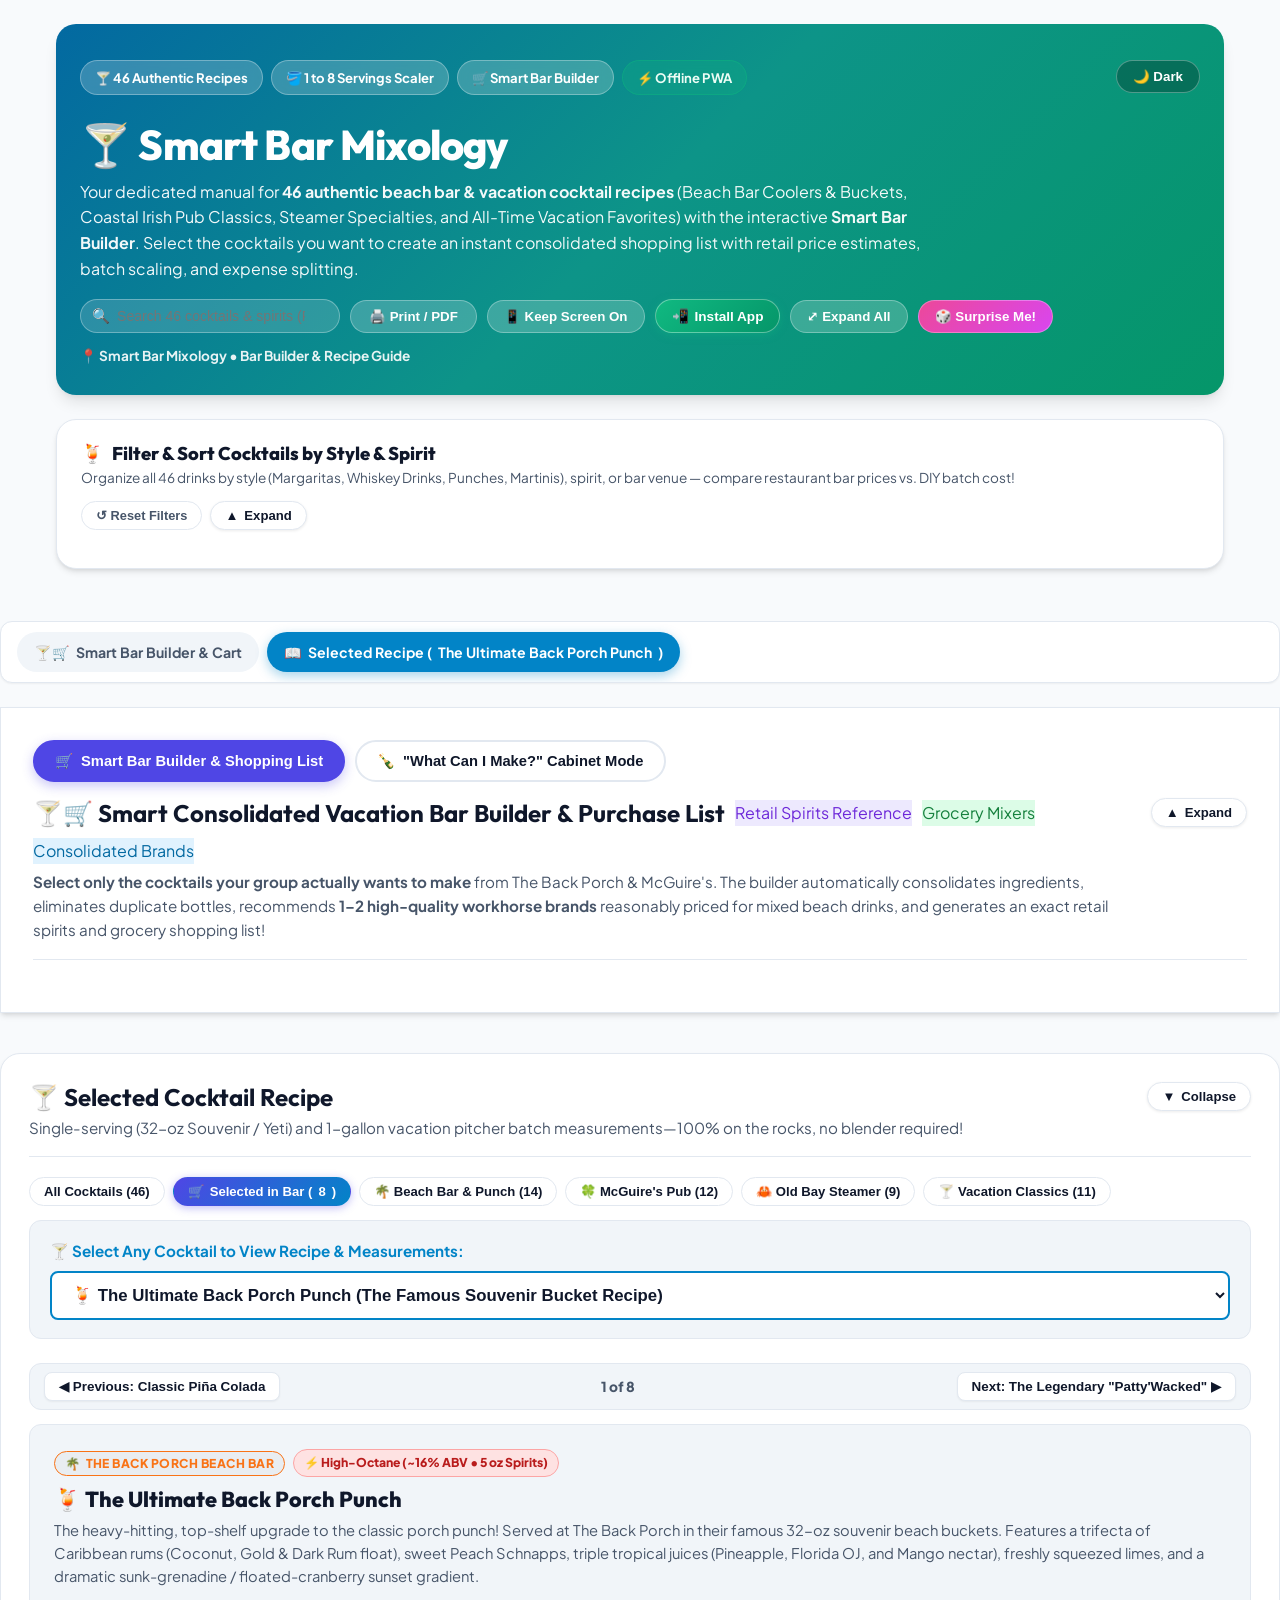
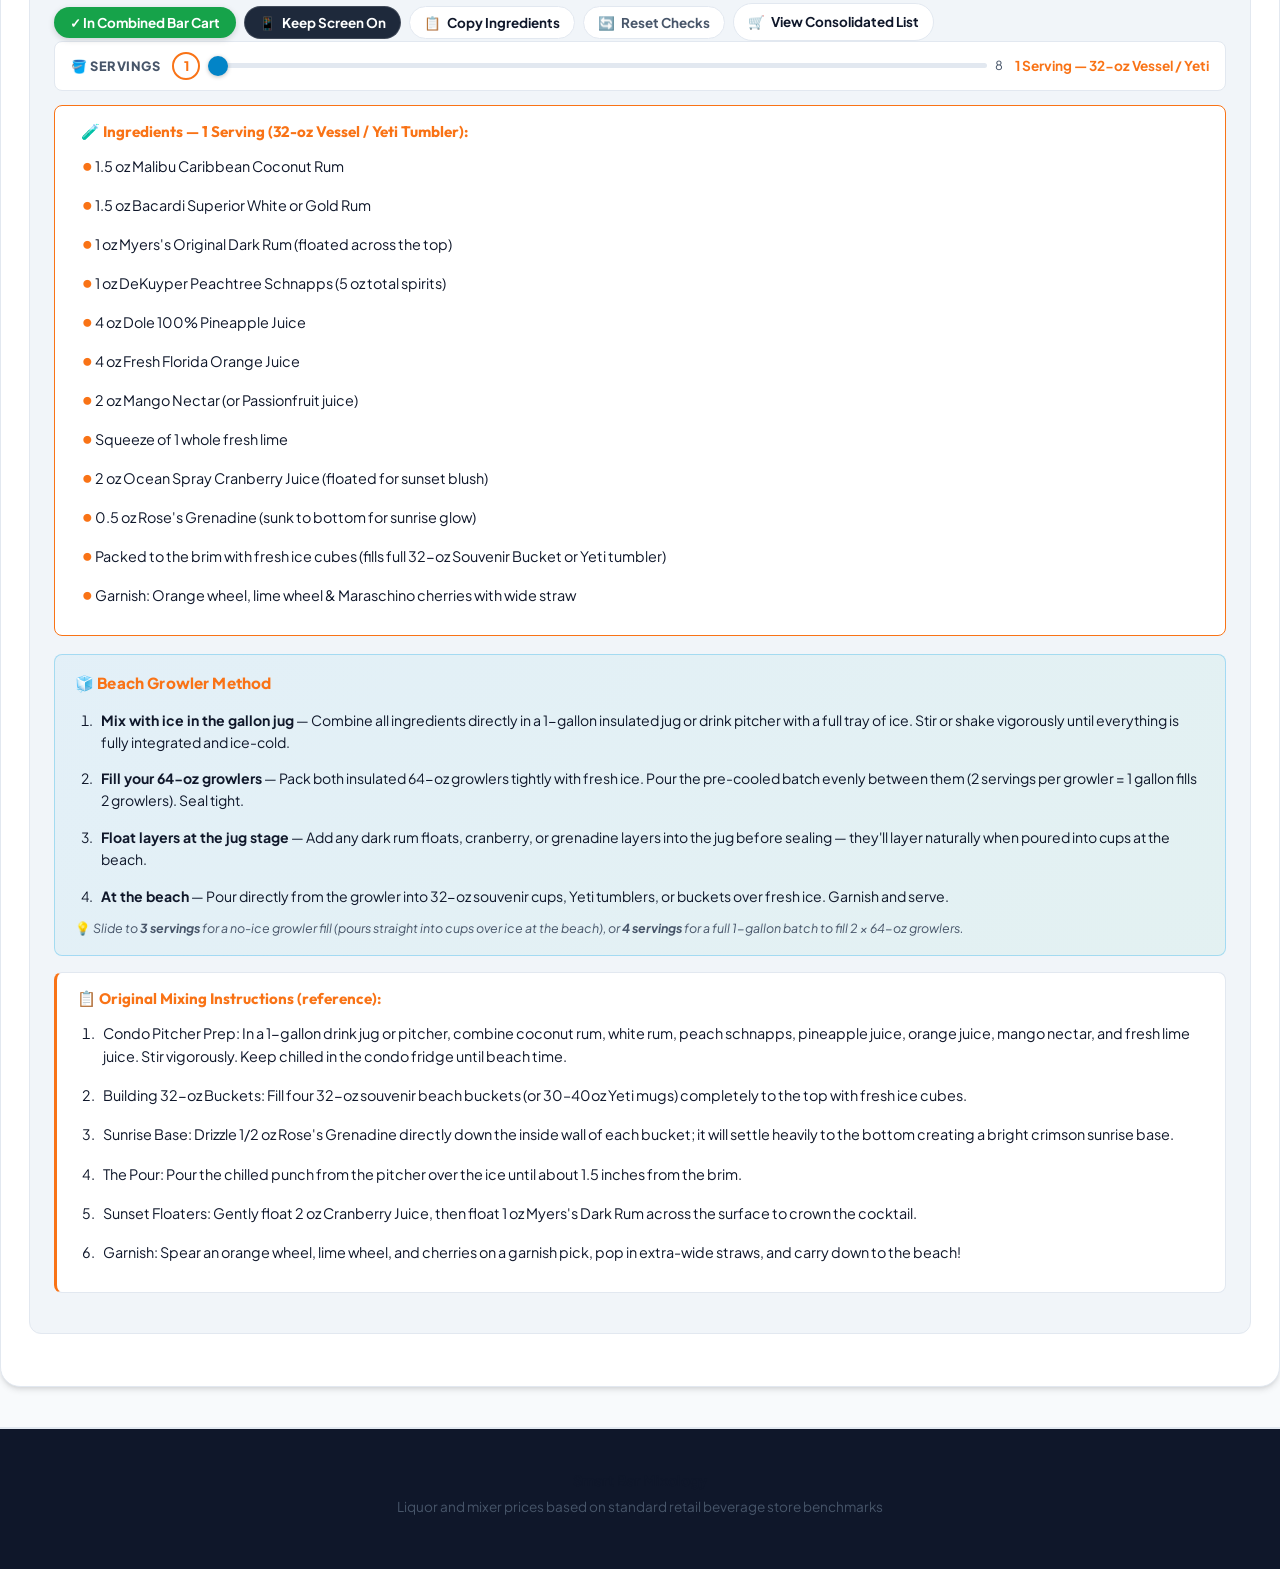
<file: index.html>
<!DOCTYPE html>
<html lang="en">
<head>
  <meta charset="UTF-8" />
  <meta name="viewport" content="width=device-width, initial-scale=1.0, viewport-fit=cover" />
  <title>Smart Bar Mixology | Batch Cocktails &amp; Smart Bar Builder</title>
  <!-- PWA & Mobile Web App Capabilities -->
  <link rel="manifest" href="manifest.webmanifest" />
  <meta name="theme-color" content="#0284c7" />
  <meta name="apple-mobile-web-app-capable" content="yes" />
  <meta name="apple-mobile-web-app-status-bar-style" content="black-translucent" />
  <meta name="apple-mobile-web-app-title" content="Smart Bar" />
  <link rel="apple-touch-icon" sizes="192x192" href="icon-192.png" />
  <link rel="icon" type="image/png" sizes="192x192" href="icon-192.png" />
  <link rel="icon" type="image/png" sizes="512x512" href="icon-512.png" />
  <link rel="icon" type="image/svg+xml" href="icon-192.svg" />
  <meta name="mobile-web-app-capable" content="yes" />

  <meta http-equiv="Cache-Control" content="no-cache, no-store, must-revalidate" />
  <meta http-equiv="Pragma" content="no-cache" />
  <meta http-equiv="Expires" content="0" />

  <!-- Google Fonts -->
  <link rel="preconnect" href="https://fonts.googleapis.com" />
  <link rel="preconnect" href="https://fonts.gstatic.com" crossorigin />
  <link href="https://fonts.googleapis.com/css2?family=Plus+Jakarta+Sans:wght@400;500;600;700;800&family=Outfit:wght@500;600;700;800&display=swap" rel="stylesheet" />
  <!-- Application Stylesheet -->
  <link rel="stylesheet" href="css/styles.css?v=4.4" />
  <script>
    if ('caches' in window) {
      caches.keys().then(keys => {
        keys.forEach(k => {
          if (k !== 'smart-bar-mixology-v4.4') caches.delete(k);
        });
      });
    }
  </script>
</head>
<body>
  <!-- Reading Progress Bar -->
  <div class="reading-progress-bar" id="readingProgressBar"></div>

  <div class="container" style="max-width: 1200px; margin: 0 auto; padding: 24px 16px;">
    
    <!-- Hero Header -->
    <header class="streamlined-header">
      <div style="display: flex; justify-content: space-between; align-items: flex-start; flex-wrap: wrap; gap: 16px; margin-bottom: 12px;">
        <div class="streamlined-badges">
          <span class="streamlined-badge">🍸 46 Authentic Recipes</span>
          <span class="streamlined-badge">🪣 1 to 8 Servings Scaler</span>
          <span class="streamlined-badge">🛒 Smart Bar Builder</span>
          <span class="streamlined-badge" style="background: rgba(16, 185, 129, 0.25); border-color: rgba(16, 185, 129, 0.4); color: #ecfdf5;">⚡ Offline PWA</span>
        </div>
        <div style="display: flex; gap: 10px; align-items: center;">
          <button id="themeToggleBtn" onclick="toggleTheme()" class="btn btn-secondary" style="padding: 8px 16px; border-radius: var(--radius-full); font-weight: 700; border: 1px solid rgba(255,255,255,0.3); background: rgba(0,0,0,0.25); color: #fff; cursor: pointer;">
            🌙 Dark
          </button>
        </div>
      </div>

      <h1 class="streamlined-title">🍸 Smart Bar Mixology</h1>
      <p class="streamlined-subtitle">
        Your dedicated manual for <strong>46 authentic beach bar &amp; vacation cocktail recipes</strong> (Beach Bar Coolers &amp; Buckets, Coastal Irish Pub Classics, Steamer Specialties, and All-Time Vacation Favorites) with the interactive <strong>Smart Bar Builder</strong>. Select the cocktails you want to create an instant consolidated shopping list with retail price estimates, batch scaling, and expense splitting.
      </p>

      <div class="streamlined-toolbar">
        <div style="display: flex; gap: 10px; align-items: center; flex-wrap: wrap;">
          <div style="position: relative; min-width: 260px; flex: 1; max-width: 360px;" class="universal-search-container">
            <span style="position: absolute; left: 12px; top: 50%; transform: translateY(-50%); font-size: 0.9rem; color: var(--text-muted); pointer-events: none;">🔍</span>
            <input type="text" id="drinkSearchInput" placeholder="Search 46 cocktails & spirits (Press /)..." oninput="handleUniversalSearch(this.value)" onfocus="handleUniversalSearch(this.value)" style="width: 100%; padding: 8px 34px 8px 36px; border-radius: var(--radius-full); border: 1px solid rgba(255,255,255,0.3); background: rgba(255,255,255,0.15); color: #fff; font-size: 0.88rem; outline: none;" autocomplete="off">
            <button type="button" id="searchClearBtn" onclick="clearUniversalSearch()" style="display: none; position: absolute; right: 10px; top: 50%; transform: translateY(-50%); background: none; border: none; color: #fff; opacity: 0.8; font-size: 1.1rem; cursor: pointer; padding: 2px 6px; line-height: 1;" title="Clear search (Esc)">&times;</button>
            <div id="universalSearchResults" class="universal-search-dropdown"></div>
          </div>
          <button onclick="window.print()" class="btn btn-secondary header-print-btn" style="padding: 8px 18px; border-radius: var(--radius-full); font-weight: 700; background: rgba(255,255,255,0.2); color: #fff; border: 1px solid rgba(255,255,255,0.3); cursor: pointer;">
            🖨️ Print / PDF
          </button>
          <button id="wakeLockToggleBtn" onclick="toggleWakeLock()" class="btn btn-secondary" style="padding: 8px 16px; border-radius: var(--radius-full); font-weight: 700; border: 1px solid rgba(255,255,255,0.3); background: rgba(255,255,255,0.2); color: #fff; cursor: pointer;" title="Keep screen awake while mixing drinks">
            <span>📱</span> Keep Screen On
          </button>
          <button id="pwaInstallBtn" onclick="triggerPwaInstall()" class="btn btn-pwa-install" title="Install App on Phone or PC">
            <span>📲</span> Install App
          </button>
          <button onclick="toggleAllSections()" class="btn btn-secondary" id="toggleAllSectionsBtn" style="padding: 8px 16px; border-radius: var(--radius-full); font-weight: 700; border: 1px solid rgba(255,255,255,0.3); background: rgba(255,255,255,0.2); color: #fff; cursor: pointer;" title="Expand or collapse all main sections on the page">
            <span>⤢</span> Expand All
          </button>
          <button onclick="openSurpriseModal()" class="btn btn-secondary" style="padding: 8px 16px; border-radius: var(--radius-full); font-weight: 700; background: linear-gradient(135deg, #ec4899 0%, #d946ef 100%); color: #fff; border: 1px solid rgba(255,255,255,0.3); cursor: pointer;" title="Randomly Pick a Cocktail for the Group!">
            <span>🎲</span> Surprise Me!
          </button>
        </div>
        <div style="font-size: 0.85rem; font-weight: 700; opacity: 0.9;">
          📍 Smart Bar Mixology • Bar Builder &amp; Recipe Guide
        </div>
      </div>
    </header>

    <!-- FLAVOR & SPIRIT 1-TAP FILTER CHIPS -->
    <!-- SMART MIXOLOGY MASTER FILTER & SORT HUB -->
    <div class="master-filter-hub" id="masterFilterHub">
      <div class="master-filter-header">
        <div>
          <h3 class="master-filter-title"><span>🍹</span> Filter &amp; Sort Cocktails by Style &amp; Spirit</h3>
          <p class="master-filter-sub">
            Organize all 46 drinks by style (Margaritas, Whiskey Drinks, Punches, Martinis), spirit, or bar venue — compare restaurant bar prices vs. DIY batch cost!
          </p>
        </div>
        <div style="display: flex; gap: 8px; align-items: center; flex-wrap: wrap;">
          <button type="button" class="filter-reset-btn" onclick="resetMasterFilters()">
            ↺ Reset Filters
          </button>
          <button type="button" class="section-collapse-btn" id="btnToggleFilterHub" onclick="toggleSectionCollapse('masterFilterHub')" title="Collapse or expand cocktail filters &amp; gallery">
            <span>▲</span> Expand
          </button>
        </div>
      </div>

      <div class="section-collapsible-body" id="masterFilterHubBody" style="display: none;">
      <!-- Row 1: Drink Style Filter Pills (WHAT it is) -->
      <div class="style-filter-pills" id="styleFilterPills">
        <button type="button" class="style-pill-btn active" onclick="setDrinkStyleFilter('all')"><span>🍹</span> All Drinks (46)</button>
        <button type="button" class="style-pill-btn" id="stylePillSelected" onclick="setDrinkStyleFilter('selected')"><span>🛒</span> Selected in Bar (<span id="styleFilterSelectedCount">0</span>)</button>
        <button type="button" class="style-pill-btn" onclick="setDrinkStyleFilter('margarita')"><span>🧂</span> Margaritas (7)</button>
        <button type="button" class="style-pill-btn" onclick="setDrinkStyleFilter('whiskey')"><span>🥃</span> Whiskey &amp; Bourbon (6)</button>
        <button type="button" class="style-pill-btn" onclick="setDrinkStyleFilter('punch_bucket')"><span>🪣</span> Beach Buckets &amp; Punches (6)</button>
        <button type="button" class="style-pill-btn" onclick="setDrinkStyleFilter('tiki_tropical')"><span>🌴</span> Tiki &amp; Tropical (7)</button>
        <button type="button" class="style-pill-btn" onclick="setDrinkStyleFilter('martini')"><span>🍸</span> Martinis &amp; Sours (5)</button>
        <button type="button" class="style-pill-btn" onclick="setDrinkStyleFilter('mule_highball')"><span>🧊</span> Mules &amp; Highballs (8)</button>
        <button type="button" class="style-pill-btn" onclick="setDrinkStyleFilter('creamy_dessert')"><span>🍫</span> Dessert &amp; Mudslides (3)</button>
        <button type="button" class="style-pill-btn" onclick="setDrinkStyleFilter('bloody_mary')"><span>🌶️</span> Bloody Marys &amp; Savory (3)</button>
        <button type="button" class="style-pill-btn" onclick="setDrinkStyleFilter('mocktail')"><span>🧒</span> 0.0% Mocktails (4)</button>
      </div>

      <!-- Row 2: Secondary Dropdown Filters & Sorting -->
      <div class="filter-controls-row">
        <div class="filter-select-group">
          <div>
            <label style="font-size: 0.72rem; font-weight: 800; text-transform: uppercase; color: var(--text-muted); display: block; margin-bottom: 3px;">Spirit Base:</label>
            <select id="filterSpiritSelect" class="filter-dropdown" onchange="applyMasterFilters()">
              <option value="all" selected>All Spirits (46)</option>
              <option value="rum">🌴 Rum (16 Drinks)</option>
              <option value="tequila">🧂 Tequila (7 Drinks)</option>
              <option value="vodka">🍸 Vodka (8 Drinks)</option>
              <option value="whiskey">🥃 Whiskey / Bourbon (5 Drinks)</option>
              <option value="gin">🌲 Gin (2 Drinks)</option>
              <option value="none">🧒 Non-Alcoholic (4 Drinks)</option>
            </select>
          </div>

          <div>
            <label style="font-size: 0.72rem; font-weight: 800; text-transform: uppercase; color: var(--text-muted); display: block; margin-bottom: 3px;">Bar / Venue:</label>
            <select id="filterVenueSelect" class="filter-dropdown" onchange="applyMasterFilters()">
              <option value="all" selected>All Venues (46)</option>
              <option value="bp">🌴 The Back Porch Beach Bar (14)</option>
              <option value="mc">🍀 McGuire's Irish Pub (12)</option>
              <option value="obs">🦀 Old Bay Steamer Bar (9)</option>
              <option value="cl">🍸 Vacation &amp; Resort Classics (11)</option>
            </select>
          </div>
        </div>

        <div class="filter-select-group">
          <div>
            <label style="font-size: 0.72rem; font-weight: 800; text-transform: uppercase; color: var(--text-muted); display: block; margin-bottom: 3px;">Sort Drinks By:</label>
            <select id="filterSortSelect" class="filter-dropdown" onchange="applyMasterFilters()">
              <option value="featured" selected>⭐ Featured / Curated</option>
              <option value="savings_desc">💰 Biggest Bar Savings ($$$)</option>
              <option value="bar_price_desc">🏪 Highest Bar Menu Price</option>
              <option value="diy_cost_asc">💲 Lowest DIY Batch Cost</option>
              <option value="name_asc">🔤 Name (A → Z)</option>
              <option value="potency_desc">⚡ Highest ABV / Potency</option>
            </select>
          </div>
          <div>
            <label style="font-size: 0.72rem; font-weight: 800; text-transform: uppercase; color: var(--text-muted); display: block; margin-bottom: 3px;">Bar Pricing Tier:</label>
            <select id="filterPricingTierSelect" class="filter-dropdown" onchange="handlePricingTierChange(this.value)">
              <option value="resort_peak" selected>🏖️ Resort &amp; Beach Club ($16–$29)</option>
              <option value="resort_tax_tip">🧾 With 20% Tip + Tax ($21–$37)</option>
              <option value="casual_pub">🍺 Casual Tavern / Off-Peak ($13–$23)</option>
            </select>
          </div>
        </div>
      </div>

      <!-- Row 3: Filter Stats & Summary Banner -->
      <div class="filter-stats-banner" id="filterStatsBanner">
        <div class="filter-stats-text" id="filterStatsText">Showing all 46 cocktails across all venues</div>
        <div class="filter-savings-highlight" id="filterSavingsHighlight">
          <span>💰</span> Average Bar Price: ~$18.24 • Average DIY Cost: ~$2.68 (85% Savings)
        </div>
      </div>

      <!-- Row 4: Interactive Live Results Gallery -->
      <div class="filter-results-gallery" id="filterResultsGallery">
        <!-- Rendered dynamically by applyMasterFilters() -->
      </div>
      </div>
    </div>

    </div>


    <!-- Sticky Navigation Tabs -->
    <nav class="streamlined-nav-bar" aria-label="Drinks Navigation">
      <div class="streamlined-nav-links">
        <a href="#section-custombar" class="streamlined-nav-link active" data-section="section-custombar">
          <span>🍸🛒</span> Smart Bar Builder &amp; Cart
        </a>
        <a href="#section-recipes" class="streamlined-nav-link" data-section="section-recipes">
          <span>📖</span> Selected Recipe (<span id="currentRecipeNavName">Ultimate Back Porch Punch</span>)
        </a>
      </div>
    </nav>

    <!-- SECTION 1: SMART CONSOLIDATED BAR BUILDER & CART -->
<section class="custom-bar-section" id="section-custombar">
      <!-- BAR BUILDER MODE SWITCH TABS -->
      <div class="bar-mode-tabs">
        <button type="button" class="bar-mode-tab-btn active" id="tabModeCart" onclick="switchBarMode('cart')">
          <span>🛒</span> Smart Bar Builder &amp; Shopping List
        </button>
        <button type="button" class="bar-mode-tab-btn" id="tabModeCabinet" onclick="switchBarMode('cabinet')">
          <span>🍾</span> "What Can I Make?" Cabinet Mode
        </button>
      </div>

      <!-- CABINET / PANTRY MODE VIEW (HIDDEN BY DEFAULT) -->
      <div id="cabinetModeView" style="display: none; background: var(--surface); border: 1.5px solid var(--border); border-radius: var(--radius-lg); padding: 20px; margin-bottom: 24px;">
        <div style="display: flex; justify-content: space-between; align-items: center; flex-wrap: wrap; gap: 12px; margin-bottom: 12px;">
          <div>
            <h3 style="font-size: 1.15rem; margin: 0; color: var(--text-main);">🍾 Vacation Rental Bar &amp; Pantry Inventory</h3>
            <p style="font-size: 0.86rem; color: var(--text-muted); margin: 2px 0 0;">Check off what bottles &amp; mixers you currently have on the counter to find instant matches:</p>
          </div>
          <div style="display: flex; gap: 8px;">
            <button class="qol-btn" onclick="selectAllPantry(true)" style="font-size: 0.78rem; padding: 4px 12px;">Select All</button>
            <button class="qol-btn" onclick="selectAllPantry(false)" style="font-size: 0.78rem; padding: 4px 12px;">Clear All</button>
          </div>
        </div>
        <div class="cabinet-pantry-grid" id="cabinetPantryChips">
          <!-- Populated by JS -->
        </div>

        <h4 style="font-size: 1.05rem; margin: 20px 0 10px; color: #10b981; display: flex; align-items: center; gap: 6px;">
          <span>🟢</span> 100% Ready To Pour Right Now (<span id="readyDrinksCount">0</span>)
        </h4>
        <div class="cabinet-match-grid" id="readyDrinksGrid">
          <!-- Populated by JS -->
        </div>

        <h4 style="font-size: 1.05rem; margin: 24px 0 10px; color: #f59e0b; display: flex; align-items: center; gap: 6px;">
          <span>🟡</span> Missing Just 1 Ingredient (<span id="missingOneDrinksCount">0</span>)
        </h4>
        <div class="cabinet-match-grid" id="missingOneDrinksGrid">
          <!-- Populated by JS -->
        </div>
      </div>

      <div class="recipe-header" id="cartModeHeader" style="display: flex; justify-content: space-between; align-items: flex-start; flex-wrap: wrap; gap: 12px;">
        <div style="flex: 1; min-width: 280px;">
          <div style="display: flex; align-items: center; gap: 10px; flex-wrap: wrap;">
            <h2><span>🍸🛒</span> Smart Consolidated Vacation Bar Builder &amp; Purchase List</h2>
            <span class="badge badge-purple">Retail Spirits Reference</span>
            <span class="badge badge-green">Grocery Mixers</span>
            <span class="badge badge-blue">Consolidated Brands</span>
          </div>
          <p style="color: var(--text-muted); font-size: 0.95rem; margin-top: 6px;">
            <strong>Select only the cocktails your group actually wants to make</strong> from The Back Porch &amp; McGuire's. The builder automatically consolidates ingredients, eliminates duplicate bottles, recommends <strong>1–2 high-quality workhorse brands</strong> reasonably priced for mixed beach drinks, and generates an exact retail spirits and grocery shopping list!
          </p>
        </div>
        <button type="button" class="section-collapse-btn" id="btnToggleCustomBar" onclick="toggleSectionCollapse('custombar')" title="Collapse or expand Smart Bar Builder">
          <span>▲</span> Expand
        </button>
      </div>

      <div class="section-collapsible-body" id="customBarBody" style="display: none;">
      <!-- PRESET BUTTONS -->
      <div style="display: flex; align-items: center; justify-content: space-between; gap: 12px; flex-wrap: wrap; margin-bottom: 12px;">
        <span style="font-size: 0.86rem; font-weight: 700; color: var(--text-main);">Quick Cocktail Selection Presets &amp; Drink Matrix:</span>
        <button type="button" class="section-collapse-btn" id="btnToggleSelectors" onclick="toggleSectionCollapse('customBarSelectors')" style="padding: 4px 12px; font-size: 0.78rem;" title="Collapse or expand 46 cocktail selector matrix">
          <span>▲</span> Expand Selectors
        </button>
      </div>
      <div class="custom-bar-presets">
        <button type="button" class="preset-btn" onclick="setCustomDrinkPreset('backporch')">
          <span>🌴</span> All Back Porch (14)
        </button>
        <button type="button" class="preset-btn" onclick="setCustomDrinkPreset('mcguires')">
          <span>🍀</span> All McGuire's (12)
        </button>
        <button type="button" class="preset-btn" onclick="setCustomDrinkPreset('oldbay')">
          <span>🦀</span> All Old Bay (9)
        </button>
        <button type="button" class="preset-btn" onclick="setCustomDrinkPreset('classics')">
          <span>🍸</span> All Classics (11)
        </button>
        <button type="button" class="preset-btn" onclick="setCustomDrinkPreset('all')">
          <span>🍹</span> Select All (46)
        </button>
        <button type="button" class="preset-btn" onclick="setCustomDrinkPreset('clear')">
          <span>🔄</span> Clear All (0)
        </button>
      </div>

      <!-- TWO COLUMN COCKTAIL SELECTOR GRID -->
      <div class="custom-bar-venues-grid" id="customBarVenuesGrid" style="display: none;">
        <!-- BACK PORCH COLUMN -->
        <div class="venue-cocktail-box backporch-box">
          <div class="venue-box-header">
            <h4><span>🌴</span> The Back Porch Drinks</h4>
            <span style="font-size: 0.78rem; font-weight: 700; color: var(--coral);">14 Cocktails</span>
          </div>
          <div class="cocktail-select-list" id="custom-bar-bp-list">
            <!-- Populated by JS -->
          </div>
        </div>

        <!-- MCGUIRE'S COLUMN -->
        <div class="venue-cocktail-box mcguires-box">
          <div class="venue-box-header">
            <h4><span>🍀</span> McGuire's Irish Pub Drinks</h4>
            <span style="font-size: 0.78rem; font-weight: 700; color: #15803d;">12 Cocktails</span>
          </div>
          <div class="cocktail-select-list" id="custom-bar-mc-list">
            <!-- Populated by JS -->
          </div>
        </div>


        <!-- OLD BAY STEAMER COLUMN -->
        <div class="venue-cocktail-box oldbay-box">
          <div class="venue-box-header">
            <h4><span>🦀</span> Old Bay Steamer Drinks</h4>
            <span style="font-size: 0.78rem; font-weight: 700; color: #c2410c;">9 Cocktails</span>
          </div>
          <div class="cocktail-select-list" id="custom-bar-obs-list">
            <!-- Populated by JS -->
          </div>
        </div>

        <!-- CLASSICS COLUMN -->
        <div class="venue-cocktail-box classics-box">
          <div class="venue-box-header">
            <h4><span>🍸</span> Vacation &amp; Beach Classics</h4>
            <span style="font-size: 0.78rem; font-weight: 700; color: var(--primary);">11 Cocktails</span>
          </div>
          <div class="cocktail-select-list" id="custom-bar-cl-list">
            <!-- Populated by JS -->
          </div>
        </div>
      </div>

      <!-- DYNAMIC PURCHASE SUMMARY STATS -->
      <div class="custom-bar-kpi-grid">
        <div class="custom-kpi-card">
          <div class="kpi-number" id="kpi-cocktails-count">0</div>
          <div class="kpi-label">Cocktails Selected</div>
        </div>
        <div class="custom-kpi-card">
          <div class="kpi-number" id="kpi-bottles-count">0</div>
          <div class="kpi-label">Handles &amp; Bottles</div>
        </div>
        <div class="custom-kpi-card" style="border-top: 3px solid #10b981;">
          <div class="kpi-number" id="kpi-total-servings" style="color: #059669;">~0</div>
          <div class="kpi-label">32-oz Buckets &amp; Jars Yield</div>
        </div>
        <div class="custom-kpi-card" style="border-top: 3px solid #0284c7;">
          <div class="kpi-number" id="kpi-daily-pace" style="color: #0284c7;">0.0 / day</div>
          <div class="kpi-label">32-oz Buckets / Adult / Day</div>
        </div>
        <div class="custom-kpi-card">
          <div class="kpi-number" id="kpi-spirits-cost">$0</div>
          <div class="kpi-label">Retail Spirits Total</div>
        </div>
        <div class="custom-kpi-card grand-total-card">
          <div class="kpi-number" id="kpi-grand-total">$0</div>
          <div class="kpi-label">Grand Total Est.</div>
        </div>
      </div>

      <!-- GROUP EXPENSE & VENMO SPLITTER -->
      <div class="expense-splitter-box" id="expenseSplitterBox">
        <div style="display: flex; justify-content: space-between; align-items: flex-start; flex-wrap: wrap; gap: 12px; margin-bottom: 12px;">
          <div>
            <div style="font-size: 1.05rem; font-weight: 800; color: #7e22ce; display: flex; align-items: center; gap: 8px;">
              <span>💰📱</span> Vacation Group Expense &amp; Venmo Cost Splitter:
            </div>
            <p style="font-size: 0.84rem; color: #6b21a8; margin-top: 2px;">
              Easily split total spirits &amp; grocery costs evenly among adults for the week:
            </p>
          </div>
          <div style="display: flex; gap: 8px; flex-wrap: wrap; align-items: center;">
            <button class="qol-btn" onclick="copyVenmoRequestText()" style="background: #9333ea; color: #fff; font-weight: 700; font-size: 0.82rem; padding: 6px 14px;">
              <span>📱</span> Copy Venmo Request
            </button>
            <button class="qol-btn" onclick="shareBarCartNative()" style="background: #0284c7; color: #fff; font-weight: 700; font-size: 0.82rem; padding: 6px 14px;">
              <span>📤</span> Share Bar List
            </button>
            <button type="button" class="section-collapse-btn" id="btnToggleExpenseSplitter" onclick="toggleSectionCollapse('expenseSplitter')" style="padding: 6px 12px; font-size: 0.82rem;" title="Collapse or expand expense splitter">
              <span>▲</span> Expand
            </button>
          </div>
        </div>

        <div id="expenseSplitterBody" style="display: none;">
        <!-- 1 TO 12 PEOPLE SLIDING BAR -->
        <div style="background: rgba(255, 255, 255, 0.6); padding: 10px 14px; border-radius: var(--radius-md); border: 1px solid rgba(147, 51, 234, 0.2); margin-bottom: 12px;">
          <div style="display: flex; justify-content: space-between; align-items: center; margin-bottom: 6px;">
            <span style="font-size: 0.84rem; font-weight: 800; color: #581c87;">👥 Party Size (1 to 12 People):</span>
            <span id="adultSplitSliderVal" style="font-size: 0.82rem; font-weight: 800; color: #7e22ce; background: rgba(147, 51, 234, 0.15); padding: 2px 10px; border-radius: 999px;">7 Adults</span>
          </div>
          <div style="display: flex; align-items: center; gap: 8px;">
            <button type="button" class="scaler-step-btn" onclick="setAdultSplit(groupAdultCount - 1)" title="Decrease People" style="width: 28px; height: 28px; border-radius: 50%; border: 1px solid rgba(147, 51, 234, 0.3); background: #fff; color: #7e22ce; font-weight: 800; cursor: pointer; display: flex; align-items: center; justify-content: center; font-size: 1rem;">−</button>
            <input type="range" id="adultSplitSlider" min="1" max="12" step="1" value="7" style="flex: 1; accent-color: #9333ea; cursor: pointer; height: 6px;" oninput="setAdultSplit(parseInt(this.value, 10))" aria-label="People Split Slider">
            <button type="button" class="scaler-step-btn" onclick="setAdultSplit(groupAdultCount + 1)" title="Increase People" style="width: 28px; height: 28px; border-radius: 50%; border: 1px solid rgba(147, 51, 234, 0.3); background: #fff; color: #7e22ce; font-weight: 800; cursor: pointer; display: flex; align-items: center; justify-content: center; font-size: 1rem;">+</button>
          </div>
          <div style="display: flex; justify-content: space-between; font-size: 0.68rem; font-weight: 700; color: #6b21a8; margin-top: 4px; padding: 0 34px;">
            <span>1</span><span>2</span><span>3</span><span>4</span><span>5</span><span>6</span><span>7</span><span>8</span><span>9</span><span>10</span><span>11</span><span>12</span>
          </div>
        </div>

        <div style="display: flex; align-items: center; gap: 10px; flex-wrap: wrap; margin-bottom: 12px;">
          <span style="font-size: 0.82rem; font-weight: 700; color: #581c87;">Quick Presets:</span>
          <div class="adult-btn-group" id="adultBtnGroup">
            <button type="button" class="adult-btn" onclick="setAdultSplit(4)">4 Adults</button>
            <button type="button" class="adult-btn" onclick="setAdultSplit(6)">6 Adults</button>
            <button type="button" class="adult-btn active" onclick="setAdultSplit(7)">7 Adults (Avg)</button>
            <button type="button" class="adult-btn" onclick="setAdultSplit(8)">8 Adults</button>
            <button type="button" class="adult-btn" onclick="setAdultSplit(10)">10 Adults</button>
            <button type="button" class="adult-btn" onclick="setAdultSplit(12)">12 People</button>
          </div>
        </div>

        <div style="display: grid; grid-template-columns: repeat(auto-fit, minmax(180px, 1fr)); gap: 12px; margin-top: 8px;">
          <div style="background: rgba(255,255,255,0.7); border-radius: var(--radius-md); padding: 10px 14px; border: 1px solid rgba(147, 51, 234, 0.2);">
            <div style="font-size: 0.74rem; font-weight: 700; color: #6b21a8; text-transform: uppercase;">Per Person (Entire Trip)</div>
            <div style="font-size: 1.4rem; font-weight: 800; color: #7e22ce;" id="splitPerPersonVal">$0.00</div>
          </div>
          <div style="background: rgba(255,255,255,0.7); border-radius: var(--radius-md); padding: 10px 14px; border: 1px solid rgba(147, 51, 234, 0.2);">
            <div style="font-size: 0.74rem; font-weight: 700; color: #6b21a8; text-transform: uppercase;">Per Person Per Day</div>
            <div style="font-size: 1.4rem; font-weight: 800; color: #7e22ce;" id="splitPerDayVal">$0.00 / day</div>
          </div>
          <div style="background: rgba(255,255,255,0.7); border-radius: var(--radius-md); padding: 10px 14px; border: 1px solid rgba(147, 51, 234, 0.2);">
            <div style="font-size: 0.74rem; font-weight: 700; color: #6b21a8; text-transform: uppercase;">Total Group Savings</div>
            <div style="font-size: 1.4rem; font-weight: 800; color: #16a34a;" id="splitSavingsVal">Save ~$0</div>
          </div>
        </div>
        </div>
      </div>

      <!-- ACTIONS & SHOPPING LIST CONTAINER -->
      <div class="custom-cart-items-wrap" id="customCartItemsWrap">
        <div style="display: flex; align-items: center; justify-content: space-between; gap: 14px; flex-wrap: wrap; margin-bottom: 18px; padding-bottom: 14px; border-bottom: 1px solid var(--border);">
          <div>
            <h3 style="font-size: 1.15rem; color: var(--text-main); margin: 0; display: flex; align-items: center; gap: 8px;">
              <span>🛒</span> Consolidated Retail Spirits &amp; Grocery Shopping List
            </h3>
            <span id="custom-cart-progress-badge" class="cart-progress-badge">0 of 0 packed</span>
          </div>
          <div style="display: flex; gap: 8px; flex-wrap: wrap; align-items: center;">
            <button class="qol-btn" onclick="viewSelectedRecipes()" style="font-size: 0.82rem; padding: 7px 14px; background: linear-gradient(135deg, #0284c7 0%, #2563eb 100%); color: #fff; font-weight: 700; border: none; box-shadow: 0 2px 6px rgba(2, 132, 199, 0.3);" title="Jump to recipe view for selected cocktails">
              <span>📖</span> View Selected Recipes (<span id="cart-selected-recipes-count">0</span>)
            </button>
            <button class="qol-btn" onclick="copyCustomBarShoppingList()" style="font-size: 0.82rem; padding: 7px 14px; background: #4f46e5; color: #fff; font-weight: 700;" title="Copy entire consolidated shopping list">
              <span>📋</span> Copy All
            </button>
            <button class="qol-btn" onclick="copyCustomBarSection('spirits', event)" style="font-size: 0.82rem; padding: 7px 12px; background: #0284c7; color: #fff; font-weight: 700;" title="Copy only Alcohol & Spirits">
              <span>🍾</span> Copy Alcohol
            </button>
            <button class="qol-btn" onclick="copyCustomBarSection('mixers', event)" style="font-size: 0.82rem; padding: 7px 12px; background: #059669; color: #fff; font-weight: 700;" title="Copy only Mixers & Juices">
              <span>🥥</span> Copy Mixers
            </button>
            <button class="qol-btn" onclick="copyCustomBarSection('citrus', event)" style="font-size: 0.82rem; padding: 7px 12px; background: #d97706; color: #fff; font-weight: 700;" title="Copy only Fresh Produce & Citrus">
              <span>🍋</span> Copy Produce
            </button>
            <button class="qol-btn" onclick="shareStoreRun('spirits')" style="font-size: 0.82rem; padding: 7px 12px; background: #0284c7; color: #fff; font-weight: 700;" title="Text or share liquor store run list">
              <span>💬</span> Text Liquor Run
            </button>
            <button class="qol-btn" onclick="shareStoreRun('grocery')" style="font-size: 0.82rem; padding: 7px 12px; background: #059669; color: #fff; font-weight: 700;" title="Text or share grocery &amp; mixers run list">
              <span>💬</span> Text Grocery Run
            </button>
            <button class="qol-btn" onclick="resetCustomCartChecks()" style="font-size: 0.82rem; padding: 7px 12px;">
              <span>🔄</span> Reset Checks
            </button>
            <button type="button" class="section-collapse-btn" id="btnToggleCart" onclick="toggleSectionCollapse('customCart')" style="padding: 7px 12px; font-size: 0.82rem;" title="Collapse or expand shopping list items">
              <span>▲</span> Expand
            </button>
          </div>
        </div>

        <!-- ITEMS RENDER TARGET -->
        <div id="customBarCartDisplayArea" style="display: none;">
          <!-- Populated by JS -->
        </div>
      </div>
      </div>
    </section>

    <!-- SECTION 2: SINGLE UNIFIED RECIPE VIEW (ONE DRINK AT A TIME) -->
    <span id="section-beachbar" class="nav-target-anchor"></span>
    <span id="section-mcguiresdrinks" class="nav-target-anchor"></span>
    <span id="section-oldbaydrinks" class="nav-target-anchor"></span>
    <span id="section-classicdrinks" class="nav-target-anchor"></span>
    <section class="recipe-section" id="section-recipes">
      <div class="recipe-header" style="display: flex; justify-content: space-between; align-items: flex-start; flex-wrap: wrap; gap: 12px;">
        <div style="flex: 1; min-width: 260px;">
          <h2><span>🍸</span> Selected Cocktail Recipe</h2>
          <p style="color: var(--text-muted); font-size: 0.95rem; margin-top: 4px;">
            Single-serving (32-oz Souvenir / Yeti) and 1-gallon vacation pitcher batch measurements—100% on the rocks, no blender required!
          </p>
        </div>
        <button type="button" class="section-collapse-btn" id="btnToggleRecipes" onclick="toggleSectionCollapse('recipes')" title="Collapse or expand Selected Recipe section">
          <span>▼</span> Collapse
        </button>
      </div>

      <div class="section-collapsible-body" id="recipesBody">
      <!-- Quick Category Filter Chips for the Recipe Selector -->
      <div class="recipe-category-chips" id="recipeCategoryChips" style="display: flex; gap: 8px; flex-wrap: wrap; margin-bottom: 14px;">
        <button type="button" class="filter-chip" id="rcat_all" onclick="filterRecipeCategory('all')">All Cocktails (46)</button>
        <button type="button" class="filter-chip active" id="rcat_selected" onclick="filterRecipeCategory('selected')"><span>🛒</span> Selected in Bar (<span id="rcat_selected_count">0</span>)</button>
        <button type="button" class="filter-chip" id="rcat_bp" onclick="filterRecipeCategory('bp')">🌴 Beach Bar &amp; Punch (14)</button>
        <button type="button" class="filter-chip" id="rcat_mc" onclick="filterRecipeCategory('mc')">🍀 McGuire's Pub (12)</button>
        <button type="button" class="filter-chip" id="rcat_obs" onclick="filterRecipeCategory('obs')">🦀 Old Bay Steamer (9)</button>
        <button type="button" class="filter-chip" id="rcat_cl" onclick="filterRecipeCategory('cl')">🍸 Vacation Classics (11)</button>
      </div>

      <div class="recipe-dropdown-wrap">
        <label for="unifiedDrinkRecipeSelect">🍸 Select Any Cocktail to View Recipe &amp; Measurements:</label>
        <select id="unifiedDrinkRecipeSelect" class="recipe-select" onchange="showUnifiedRecipe(this.value)">
          <optgroup label="🍹 The Back Porch Beach Bar (14 Drinks)" data-cat="bp">
            <option value="bp_ultimate_porchpunch" selected>🍹 The Ultimate Back Porch Punch (The Famous Souvenir Bucket Recipe)</option>
            <option value="bp_porchpunch">🍹 The Signature Back Porch Punch (Classic Gulf Coast Rum &amp; Peach Cooler)</option>
            <option value="bp_pattywacked">🍫 The Legendary "Patty'Wacked" (Back Porch Coffee-Rum Mudslide On The Rocks)</option>
            <option value="bp_beachbucket">🪣 The 32-oz Back Porch Beach Bucket (4-Rum Tropical Party Bucket)</option>
            <option value="bp_porchmargarita">🧂 Margarita #1: Grand Porch Sunset Margarita (100% Agave Tequila &amp; Grand Marnier)</option>
            <option value="bp_strawberry_margarita">🍓 Margarita #2: Back Porch Strawberry Coral Margarita (Fresh Strawberry Purée)</option>
            <option value="bp_mango_margarita">🥭 Margarita #3: Back Porch Mango Sunset Margarita (Sweet Mango Nectar &amp; Tajín)</option>
            <option value="bp_spicy_margarita">🌶️ Margarita #4: Back Porch Spicy Jalapeño "Hot Porch" Margarita (Fresh Jalapeño &amp; Tajín)</option>
            <option value="bp_dragonfruit_margarita">🌺 Margarita #5: Back Porch Electric Dragon Fruit Margarita (Pitaya &amp; Optional Spicy Kick!)</option>
            <option value="bp_bloodymary">🌶️ Back Porch Spicy Gulf Coast Bloody Mary (Old Bay Rim &amp; Pickled Okra)</option>
            <option value="bp_painkiller">🥥 Coastal Vacation Painkiller (Rich Coconut, Dark Rum &amp; Nutmeg)</option>
            <option value="bp_rumrunner">🌴 Gulf Coast Rum Runner (Classic Florida Keys Tiki Punch)</option>
            <option value="bp_peachlemonade">🍋 Sunset Beach Peach Lemonade (Vodka, Peach Schnapps &amp; Pink Sunset Blush)</option>
            <option value="bp_sunset_punch_kid">🧒 The "Little Porch Sunset Punch" Mocktail (Fizzy Non-Alcoholic Tropical Punch)</option>
          </optgroup>
          <optgroup label="🍀 McGuire's Irish Pub Specialties (12 Drinks)" data-cat="mc">
            <option value="mc_irish_wake">🍀 The Famous "Irish Wake" (McGuire's #1 Mason Jar Legend)</option>
            <option value="mc_emory_chenoweth">✈️ The "Emory Chenoweth" (Legendary Aviator Tropical Rum Punch)</option>
            <option value="mc_iced_irish_coffee">☕ McGuire's Ultimate Iced Irish Coffee (Cold Brew &amp; Bushmills On The Rocks)</option>
            <option value="mc_bloody_irish">🌶️ "The Bloody Irish" (McGuire's Pub Bloody Mary with Old Bay &amp; Okra Skewer)</option>
            <option value="mc_dublin_mule">🍺 The Dublin Mule (Bushmills Irish Whiskey &amp; Fiery Ginger Beer)</option>
            <option value="mc_blueberry_lemon_drop">🫐 McGuire's Blueberry Lemon Drop (Double Shot Stoli Blueberi &amp; Lemonade)</option>
            <option value="mc_strawberry_twist">🍓 McGuire's Strawberry Twist (Double Shot Stoli Citros, Peach &amp; Strawberry)</option>
            <option value="mc_chocolate_moose">🍫 McGuire's "Chocolate Moose" Martini (Vanilla Vodka &amp; Dark Chocolate Liqueur)</option>
            <option value="mc_james_bond">🍸 The "James Bond" Double Shot Martini (Beefeater Gin, Tito's Vodka &amp; Lillet)</option>
            <option value="mc_south_of_the_border">🌶️ McGuire's "South of the Border" Pub Margarita (100% Agave, Cointreau &amp; Jalapeño)</option>
            <option value="mc_smoked_old_fashioned">🥃 McGuire's Tavern Old Fashioned (Bushmills Irish Whiskey &amp; Bitters)</option>
            <option value="mc_root_beer_float_kid">🧒 McGuire's House Draft Root Beer Float (Craft Vanilla Mocktail)</option>
          </optgroup>
          <optgroup label="🦀 Old Bay Steamer Specialties (9 Drinks)" data-cat="obs">
            <option value="obs_blt">🥃 The Steamer "BLT" (Bourbon/Whiskey, Lemonade &amp; Southern Sweet Tea)</option>
            <option value="obs_darkandstormy">⛈️ The Steamer Dark 'n Stormy (Myers's Dark Rum Storm Cloud &amp; Spicy Ginger Beer)</option>
            <option value="obs_bahamamama">🌴 The Steamer Bahama Mama (Triple Rum, Banana &amp; Dark Rum Float)</option>
            <option value="obs_cucumbercooler">🥒 The Coastal Cucumber Cooler (Beefeater Gin, Muddled Cucumber &amp; Lime)</option>
            <option value="obs_strongisland">⚡ The "Strong Island" (Old Bay Steamer 5-Spirits Legend)</option>
            <option value="obs_seafoodbloodymary">🦀 The Old Bay Steamer Seafood Bloody Mary (Old Bay Rim &amp; Loaded Skewer)</option>
            <option value="obs_topshelfmargarita">🧂 The Steamer Grand Sunset Margarita (100% Agave, Grand Marnier &amp; Old Bay Rim)</option>
            <option value="obs_bushwacker">🍫 The Classic Coastal Bushwacker (Dark Rum, Kahlúa, Cacao &amp; Coconut)</option>
            <option value="obs_little_steamer_kid">🧒 The "Little Steamer" Lemon Sweet Tea (Craft Sweet Tea &amp; Lemonade Mocktail)</option>
          </optgroup>
          <optgroup label="🍸 Resort &amp; Vacation Classics (11 Drinks)" data-cat="cl">
            <option value="cl_classic_mojito">🌿 The Classic Mojito (Fresh Muddled Mint, Lime &amp; Crisp Rum)</option>
            <option value="cl_classic_pina_colada">🥥 Classic Piña Colada (On The Rocks with Coco López &amp; Dark Rum Float)</option>
            <option value="cl_classic_mai_tai">🌺 The 1944 Mai Tai (Authentic Trader Vic's Tiki Masterpiece)</option>
            <option value="cl_classic_paloma">🍈 Coastal Vacation Paloma (100% Agave Tequila, Grapefruit Soda &amp; Tajín)</option>
            <option value="cl_classic_tequila_sunrise">🌅 Classic Tequila Sunrise (Fresh Citrus OJ &amp; Sunken Grenadine Glow)</option>
            <option value="cl_classic_moscow_mule">🧊 Classic Moscow Mule (Tito's Vodka, Fiery Ginger Beer &amp; Mint)</option>
            <option value="cl_classic_daiquiri">🌴 Classic Cuban Daiquiri (Hemingway Beach Style • Crisp Rum &amp; Tart Lime)</option>
            <option value="cl_classic_espresso_martini">☕ Beach Espresso Martini (Cold Brew, Tito's &amp; Kahlúa on the Rocks)</option>
            <option value="cl_classic_long_island">⚡ The Long Island Iced Tea (Vacation 5-Spirits Powerhouse)</option>
            <option value="cl_classic_whiskey_sour">🥃 Classic Whiskey Sour (Bushmills Irish Whiskey, Lemon &amp; Bitters)</option>
            <option value="cl_classic_coconut_limeade_kid">🧒 Tropical Coconut Limeade Mocktail (Creamy Coconut &amp; Lime for Kids!)</option>
          </optgroup>
        </select>
      </div>

      <!-- SINGLE RECIPE DISPLAY CONTAINER (ONE DRINK AT A TIME) -->
      <div id="unifiedRecipeDisplayArea">
        <!-- Populated dynamically by JS -->
      </div>
      </div>
    </section>

    <!-- Footer -->
    <footer class="streamlined-footer">
      <p style="font-weight: 700; color: var(--text-main); margin-bottom: 4px;">
        Smart Bar Mixology
      </p>
      <p style="font-size: 0.85rem;">
        Liquor and mixer prices based on standard retail beverage store benchmarks
      </p>
    </footer>

  </div>

  <!-- Toast Notification Container -->
  <div id="toast" class="toast"></div>

  <!-- Application Script -->
  <!-- Data & Application Scripts -->
  <script src="js/recipes-data.js?v=4.4"></script>
  <script src="js/pricing-data.js?v=4.4"></script>
  <script src="js/app.js?v=4.4"></script>

  <!-- Mobile Bottom App Bar -->
  <nav class="mobile-bottom-app-bar" aria-label="Quick App Navigation">
    <a href="#section-custombar" class="mobile-app-tab active" data-section="section-custombar">
      <span class="icon" style="position: relative;">🛒<span id="mobileNavCartBadge" class="mobile-nav-badge" style="display: none;">0</span></span>
      <span>Smart Bar</span>
    </a>
    <a href="#section-recipes" class="mobile-app-tab" data-section="section-recipes">
      <span class="icon">📖</span>
      <span>Recipe</span>
    </a>
    <a href="#section-custombar" class="mobile-app-tab" onclick="switchBarMode('cabinet'); return false;">
      <span class="icon">🍾</span>
      <span>Cabinet</span>
    </a>
    <a href="#" class="mobile-app-tab" onclick="openSurpriseModal(); return false;">
      <span class="icon">🎲</span>
      <span>Surprise</span>
    </a>
  </nav>

  <!-- Universal PWA Install Instructions Modal -->
  <div id="universalInstallModal" class="pwa-modal-backdrop" onclick="closeUniversalInstallModal(event)">
    <div class="pwa-modal-card" onclick="event.stopPropagation()">
      <button class="pwa-modal-close" onclick="closeUniversalInstallModal()">&times;</button>
      
      <div style="display: flex; align-items: center; gap: 14px; margin-bottom: 12px; text-align: left;">
        <img src="icon-192.png" alt="Smart Bar Mixology" style="width: 54px; height: 54px; border-radius: 12px; box-shadow: 0 4px 12px rgba(0,0,0,0.3); flex-shrink: 0;" />
        <div>
          <h3 style="font-size: 1.15rem; margin: 0 0 3px; color: var(--text-main);">Install Smart Bar Mixology</h3>
          <p style="font-size: 0.82rem; color: var(--text-muted); margin: 0;">1-tap offline home screen app for beach, boat, &amp; patio!</p>
        </div>
      </div>

      <!-- Device Specific Tabs -->
      <div style="display: flex; gap: 6px; margin: 14px 0 10px;">
        <button type="button" id="tabIos" class="pwa-tab-btn active" onclick="switchInstallTab('ios')">📱 iPhone / iOS</button>
        <button type="button" id="tabAndroid" class="pwa-tab-btn" onclick="switchInstallTab('android')">🤖 Android</button>
        <button type="button" id="tabDesktop" class="pwa-tab-btn" onclick="switchInstallTab('desktop')">💻 PC / Mac</button>
      </div>

      <!-- iOS Instructions -->
      <div id="installGuideIos" class="install-guide-panel">
        <div class="pwa-step-row">
          <div class="pwa-step-num">1</div>
          <div>In <strong>Safari</strong>, tap the <strong>Share</strong> button (<span>⎋</span> square with arrow pointing up) on the bottom navigation bar.</div>
        </div>
        <div class="pwa-step-row">
          <div class="pwa-step-num">2</div>
          <div>Scroll down the menu and tap <strong>"Add to Home Screen"</strong> (<span>⊞</span>).</div>
        </div>
        <div class="pwa-step-row">
          <div class="pwa-step-num">3</div>
          <div>Tap <strong>"Add"</strong> in the top right corner. Smart Bar Mixology will appear right on your home screen!</div>
        </div>
      </div>

      <!-- Android Instructions -->
      <div id="installGuideAndroid" class="install-guide-panel" style="display: none;">
        <div class="pwa-step-row">
          <div class="pwa-step-num">1</div>
          <div>In <strong>Chrome</strong> or your mobile browser, tap the <strong>Menu</strong> icon (3 vertical dots <span>⋮</span>) in the top right.</div>
        </div>
        <div class="pwa-step-row">
          <div class="pwa-step-num">2</div>
          <div>Tap <strong>"Install app"</strong> or <strong>"Add to Home screen"</strong>.</div>
        </div>
        <div class="pwa-step-row">
          <div class="pwa-step-num">3</div>
          <div>Confirm by tapping <strong>"Install"</strong> to launch as a native standalone app!</div>
        </div>
      </div>

      <!-- Desktop Instructions -->
      <div id="installGuideDesktop" class="install-guide-panel" style="display: none;">
        <div class="pwa-step-row">
          <div class="pwa-step-num">1</div>
          <div>Look at the right end of your browser's address bar for the <strong>Install App icon</strong> (monitor with down arrow <span>🖥️ ⬇️</span>) in Chrome, Edge, or Brave.</div>
        </div>
        <div class="pwa-step-row">
          <div class="pwa-step-num">2</div>
          <div>Or click the browser menu (<strong>⋮</strong> or <strong>⋯</strong>) &rarr; <strong>"Save and share"</strong> &rarr; <strong>"Install Smart Bar Mixology"</strong>.</div>
        </div>
        <div class="pwa-step-row">
          <div class="pwa-step-num">3</div>
          <div>Click <strong>Install</strong> to open the app in its own dedicated, clean window without browser tabs!</div>
        </div>
      </div>

      <div style="margin-top: 18px; display: flex; justify-content: space-between; align-items: center; gap: 8px;">
        <button type="button" id="nativeInstallPromptBtn" onclick="tryDirectPrompt()" class="btn btn-primary" style="display: none; padding: 8px 16px; border-radius: var(--radius-full); font-size: 0.85rem; font-weight: 700;">
          📲 Direct 1-Tap Install
        </button>
        <button type="button" class="btn btn-secondary" onclick="closeUniversalInstallModal()" style="margin-left: auto; padding: 8px 20px; border-radius: var(--radius-full); font-weight: 700; background: var(--primary); color: #fff; border: none; cursor: pointer;">
          Got It!
        </button>
      </div>
    </div>
  <!-- QUICK-VIEW RECIPE MODAL & BOTTOM SHEET -->
  <div id="recipeQuickViewModal" class="recipe-quickview-backdrop" onclick="closeRecipeQuickView(event)">
    <div class="recipe-quickview-card" onclick="event.stopPropagation()">
      <div class="recipe-quickview-drag-handle" aria-hidden="true"></div>
      <button type="button" class="recipe-quickview-close-btn" onclick="closeRecipeQuickView()" aria-label="Close Recipe" title="Close (Esc)">&times;</button>
      <div id="recipeQuickViewContent">
        <!-- Populated dynamically by JS -->
      </div>
    </div>
  </div>


  <!-- SURPRISE ME RANDOMIZER MODAL -->
  <div id="surpriseModal" class="surprise-modal-backdrop" onclick="closeSurpriseModal(event)">
    <div class="surprise-modal-card" onclick="event.stopPropagation()">
      <button class="pwa-modal-close" onclick="closeSurpriseModal()">&times;</button>
      <div style="font-size: 2.2rem; margin-bottom: 4px;">🎰🍹</div>
      <h3 style="font-size: 1.25rem; margin: 0; color: var(--text-main);">Vacation Drink Randomizer</h3>
      <p style="font-size: 0.84rem; color: var(--text-muted); margin: 4px 0 14px;">Can't decide what to make? Let the Vacation wheel choose for your group!</p>

      <div style="display: flex; gap: 6px; justify-content: center; flex-wrap: wrap; margin-bottom: 12px;">
        <button class="filter-chip active" id="rndMoodAll" onclick="setRandomMood('all')">Any Drink</button>
        <button class="filter-chip" id="rndMoodRum" onclick="setRandomMood('rum')">Rum</button>
        <button class="filter-chip" id="rndMoodTequila" onclick="setRandomMood('tequila')">Tequila</button>
        <button class="filter-chip" id="rndMoodVodka" onclick="setRandomMood('vodka')">Vodka</button>
        <button class="filter-chip" id="rndMoodMocktail" onclick="setRandomMood('mocktail')">Mocktail</button>
      </div>

      <div class="slot-machine-box" id="slotMachineBox">
        <span id="slotDrinkIcon" style="font-size: 2.4rem; margin-bottom: 6px;">🍸</span>
        <span id="slotDrinkName">Ready to Spin!</span>
      </div>

      <button class="btn btn-primary" id="spinWheelBtn" onclick="spinDrinkWheel()" style="width: 100%; padding: 12px; border-radius: var(--radius-full); font-weight: 800; font-size: 1rem; cursor: pointer; background: linear-gradient(135deg, #ec4899 0%, #d946ef 100%); border: none; color: #fff; box-shadow: 0 4px 14px rgba(217, 70, 239, 0.4);">
        🎲 Spin for a Cocktail!
      </button>

      <div id="slotActionRow" style="display: none; margin-top: 14px; gap: 8px; justify-content: center;">
        <button class="qol-btn" id="slotViewRecipeBtn" style="background: var(--primary); color: #fff; padding: 8px 16px; font-weight: 700;">📖 View Recipe</button>
        <button class="qol-btn" id="slotAddToCartBtn" style="background: #16a34a; color: #fff; padding: 8px 16px; font-weight: 700;">🛒 Add to Bar Cart</button>
      </div>
    </div>
  </div>


  <!-- Floating Quick Cart Pill -->
  <div id="floatingQuickCartPill" class="floating-quick-cart" onclick="jumpToBarCart()" title="Jump to Smart Bar Cart">
    <span class="cart-pill-icon">🛒</span>
    <span id="quickCartCountText">0 Drinks</span> • <span id="quickCartTotalText">$0</span>
  </div>

  <!-- Floating Back to Top Button -->
  <button id="backToTopBtn" class="back-to-top" onclick="window.scrollTo({top: 0, behavior: 'smooth'})" aria-label="Back to top" title="Scroll to top">
    <span>↑</span>
  </button>
</body>
</html>
</file>
<file: css/styles.css>
/* ==========================================================================
       CSS RESET & VARIABLES (LIGHT THEME DEFAULT)
       ========================================================================== */
    :root {
      --primary: #0284c7;         /* Deep Ocean Blue */
      --primary-dark: #0369a1;
      --primary-light: #e0f2fe;
      --teal: #0d9488;            /* Emerald Water Accent */
      --teal-light: #ccfbf1;
      --coral: #f97316;           /* Sunset Coral Accent */
      --coral-light: #ffedd5;
      --gold: #d97706;            /* Warm Amber Sand */
      --gold-light: #fef3c7;
      --bg-body: #f8fafc;
      --surface: #ffffff;
      --surface-subtle: #f1f5f9;
      --text-main: #0f172a;
      --text-muted: #475569;
      --text-light: #64748b;
      --border: #e2e8f0;
      --border-focus: #38bdf8;
      --shadow-sm: 0 1px 2px 0 rgb(0 0 0 / 0.05);
      --shadow-md: 0 4px 6px -1px rgb(0 0 0 / 0.1), 0 2px 4px -2px rgb(0 0 0 / 0.1);
      --shadow-lg: 0 10px 15px -3px rgb(0 0 0 / 0.1), 0 4px 6px -4px rgb(0 0 0 / 0.1);
      --shadow-xl: 0 20px 25px -5px rgb(0 0 0 / 0.1), 0 8px 10px -6px rgb(0 0 0 / 0.1);
      --radius-sm: 8px;
      --radius-md: 12px;
      --radius-lg: 20px;
      --radius-full: 9999px;
      --transition: all 0.25s cubic-bezier(0.16, 1, 0.3, 1);
      --font-scale: 100%;
    }

    /* ==========================================================================
       DARK MODE VARIABLES
       ========================================================================== */
    body.dark-mode {
      --bg-body: #0b1329;
      --surface: #142238;
      --surface-subtle: #0d1829;
      --text-main: #f8fafc;
      --text-muted: #94a3b8;
      --text-light: #64748b;
      --border: #233554;
      --border-focus: #38bdf8;
      --primary-light: rgba(2, 132, 199, 0.2);
      --teal-light: rgba(13, 148, 136, 0.2);
      --coral-light: rgba(249, 115, 22, 0.2);
      --gold-light: rgba(217, 119, 6, 0.2);
      --shadow-sm: 0 1px 2px 0 rgb(0 0 0 / 0.3);
      --shadow-md: 0 4px 6px -1px rgb(0 0 0 / 0.4);
      --shadow-lg: 0 10px 15px -3px rgb(0 0 0 / 0.5);
      --shadow-xl: 0 20px 25px -5px rgb(0 0 0 / 0.6);
    }

    * {
      box-sizing: border-box;
      margin: 0;
      padding: 0;
    }

    html {
      scroll-behavior: smooth;
      font-size: var(--font-scale);
    }

    section, .section-title-wrap, .hero, .audit-banner, footer {
      scroll-margin-top: 28px;
    }

    body {
      font-family: 'Plus Jakarta Sans', -apple-system, BlinkMacSystemFont, 'Segoe UI', Roboto, sans-serif;
      background-color: var(--bg-body);
      color: var(--text-main);
      line-height: 1.6;
      -webkit-font-smoothing: antialiased;
      transition: background-color 0.3s ease, color 0.3s ease;
    }

    h1, h2, h3, h4, .brand-font {
      font-family: 'Outfit', sans-serif;
      font-weight: 700;
      line-height: 1.25;
    }

    a {
      color: var(--primary);
      text-decoration: none;
      transition: var(--transition);
    }
    a:hover {
      color: var(--primary-dark);
    }

    .container {
      max-width: 1280px;
      margin: 0 auto;
      padding: 0 24px;
    }

    /* ==========================================================================
       HERO HEADER & QoL QUICK ACTION BAR
       ========================================================================== */
    .hero {
      position: relative;
      background: linear-gradient(135deg, #075985 0%, #0d9488 60%, #14b8a6 100%);
      color: #ffffff;
      padding: 64px 0 54px;
      border-bottom: 1px solid rgba(255, 255, 255, 0.15);
      overflow: hidden;
    }

    body.dark-mode .hero {
      background: linear-gradient(135deg, #032b43 0%, #095049 60%, #0c695e 100%);
      border-bottom: 1px solid rgba(255, 255, 255, 0.1);
    }

    .hero::before {
      content: '';
      position: absolute;
      inset: 0;
      background: radial-gradient(circle at 80% 20%, rgba(255, 255, 255, 0.18) 0%, transparent 50%),
                  radial-gradient(circle at 10% 80%, rgba(251, 146, 60, 0.25) 0%, transparent 40%);
      pointer-events: none;
    }

    .hero-content {
      position: relative;
      z-index: 2;
    }

    .hero-top-row {
      display: flex;
      justify-content: space-between;
      align-items: center;
      flex-wrap: wrap;
      gap: 12px;
      margin-bottom: 18px;
    }

    .hero-pill-group {
      display: flex;
      align-items: center;
      gap: 8px;
      flex-wrap: wrap;
    }

    .hero-pill {
      display: inline-flex;
      align-items: center;
      gap: 8px;
      padding: 6px 14px;
      background: rgba(255, 255, 255, 0.18);
      backdrop-filter: blur(10px);
      border: 1px solid rgba(255, 255, 255, 0.3);
      border-radius: var(--radius-full);
      font-size: 0.85rem;
      font-weight: 600;
      letter-spacing: 0.5px;
      text-transform: uppercase;
    }

    .hero-pill.date-badge {
      background: #fef08a;
      color: #854d0e;
      border-color: #facc15;
      font-weight: 800;
    }

    .hero-pill.resort-badge {
      background: #fed7aa;
      color: #9a3412;
      border-color: #fb923c;
      font-weight: 800;
    }

    body.dark-mode .hero-pill.date-badge {
      background: rgba(254, 240, 138, 0.25);
      color: #fef08a;
      border-color: #facc15;
    }

    body.dark-mode .hero-pill.resort-badge {
      background: rgba(251, 146, 60, 0.25);
      color: #fed7aa;
      border-color: #ea580c;
    }

    .qol-actions-top {
      display: flex;
      align-items: center;
      gap: 8px;
      flex-wrap: wrap;
    }

    .qol-btn {
      background: rgba(255, 255, 255, 0.2);
      border: 1px solid rgba(255, 255, 255, 0.35);
      color: #ffffff;
      padding: 6px 14px;
      border-radius: var(--radius-full);
      font-size: 0.84rem;
      font-weight: 600;
      cursor: pointer;
      display: inline-flex;
      align-items: center;
      gap: 6px;
      backdrop-filter: blur(8px);
      transition: var(--transition);
      font-family: inherit;
    }

    .qol-btn:hover {
      background: rgba(255, 255, 255, 0.35);
      transform: translateY(-1px);
    }

    .hero h1 {
      font-size: clamp(2.2rem, 4vw, 3.4rem);
      margin-bottom: 16px;
      color: #ffffff;
      letter-spacing: -0.5px;
    }

    .hero p.lead {
      font-size: clamp(1.05rem, 1.8vw, 1.25rem);
      color: #f0fdfa;
      max-width: 890px;
      margin-bottom: 32px;
      font-weight: 400;
    }

    .party-badge-bar {
      display: flex;
      flex-wrap: wrap;
      gap: 12px;
      margin-top: 12px;
    }

    .party-chip {
      background: rgba(0, 0, 0, 0.25);
      border: 1px solid rgba(255, 255, 255, 0.25);
      backdrop-filter: blur(6px);
      border-radius: var(--radius-md);
      padding: 10px 18px;
      display: flex;
      align-items: center;
      gap: 10px;
      font-size: 0.95rem;
      font-weight: 600;
    }

    .party-chip .icon {
      font-size: 1.25rem;
    }

    /* ==========================================================================
       ISLANDER RESORT & AUDIT BANNER
       ========================================================================== */
    .audit-banner {
      background: linear-gradient(135deg, #eff6ff 0%, #dbeafe 100%);
      border: 2px solid #93c5fd;
      border-radius: var(--radius-lg);
      padding: 24px 28px;
      margin-top: -24px;
      position: relative;
      z-index: 6;
      margin-bottom: 36px;
      box-shadow: var(--shadow-md);
      transition: var(--transition);
    }

    body.dark-mode .audit-banner {
      background: linear-gradient(135deg, #0f2042 0%, #172c57 100%);
      border-color: #2563eb;
    }

    .audit-banner-header {
      display: flex;
      align-items: center;
      justify-content: space-between;
      flex-wrap: wrap;
      gap: 12px;
      margin-bottom: 16px;
      border-bottom: 1px solid #bfdbfe;
      padding-bottom: 12px;
    }

    body.dark-mode .audit-banner-header {
      border-bottom-color: #2563eb;
    }

    .audit-title {
      font-size: 1.3rem;
      color: #1e40af;
      display: flex;
      align-items: center;
      gap: 10px;
    }

    body.dark-mode .audit-title {
      color: #93c5fd;
    }

    .audit-tag {
      background: #1d4ed8;
      color: #ffffff;
      padding: 4px 12px;
      border-radius: var(--radius-full);
      font-size: 0.8rem;
      font-weight: 700;
      text-transform: uppercase;
    }

    .audit-grid {
      display: grid;
      grid-template-columns: repeat(auto-fit, minmax(280px, 1fr));
      gap: 18px;
    }

    .audit-item {
      background: #ffffff;
      padding: 16px 20px;
      border-radius: var(--radius-md);
      border: 1px solid #bfdbfe;
    }

    body.dark-mode .audit-item {
      background: #142238;
      border-color: #2563eb;
    }

    .audit-item h4 {
      font-size: 1rem;
      color: #1e3a8a;
      margin-bottom: 6px;
      display: flex;
      align-items: center;
      gap: 8px;
    }

    body.dark-mode .audit-item h4 {
      color: #93c5fd;
    }

    .audit-item p {
      font-size: 0.88rem;
      color: #334155;
      line-height: 1.45;
    }

    body.dark-mode .audit-item p {
      color: #cbd5e1;
    }

    /* ==========================================================================
       INTERACTIVE 7-DAY DINING ITINERARY PLANNER (QoL)
       ========================================================================== */
    .itinerary-section {
      background: var(--surface);
      border: 1px solid var(--border);
      border-radius: var(--radius-lg);
      padding: 28px;
      margin-bottom: 42px;
      box-shadow: var(--shadow-sm);
    }

    .itinerary-header {
      display: flex;
      justify-content: space-between;
      align-items: center;
      flex-wrap: wrap;
      gap: 12px;
      margin-bottom: 20px;
    }

    .itinerary-header h2 {
      font-size: 1.45rem;
      color: var(--primary-dark);
      display: flex;
      align-items: center;
      gap: 10px;
    }

    body.dark-mode .itinerary-header h2 {
      color: #38bdf8;
    }

    .itinerary-grid {
      display: grid;
      grid-template-columns: repeat(auto-fit, minmax(260px, 1fr));
      gap: 16px;
    }

    .day-card {
      background: var(--surface-subtle);
      border: 1px solid var(--border);
      border-radius: var(--radius-md);
      padding: 16px 18px;
      display: flex;
      flex-direction: column;
      gap: 8px;
      transition: var(--transition);
      position: relative;
    }

    .day-card:hover {
      border-color: var(--primary);
      transform: translateY(-2px);
    }

    .day-badge {
      font-size: 0.75rem;
      font-weight: 800;
      text-transform: uppercase;
      color: var(--primary);
      letter-spacing: 0.5px;
    }

    .day-title {
      font-size: 1.05rem;
      font-weight: 700;
      color: var(--text-main);
    }

    .day-spot {
      font-size: 0.92rem;
      font-weight: 600;
      color: var(--teal);
    }

    .day-desc {
      font-size: 0.84rem;
      color: var(--text-muted);
      line-height: 1.4;
    }

    /* ==========================================================================
       KEY STRATEGY & VALUE BOXES
       ========================================================================== */
    .strategy-section {
      margin-bottom: 48px;
    }

    .strategy-grid {
      display: grid;
      grid-template-columns: repeat(auto-fit, minmax(280px, 1fr));
      gap: 20px;
    }

    .strategy-card {
      background: var(--surface);
      border-radius: var(--radius-lg);
      padding: 24px;
      border: 1px solid var(--border);
      box-shadow: var(--shadow-lg);
      transition: var(--transition);
      position: relative;
      overflow: hidden;
    }

    .strategy-card:hover {
      transform: translateY(-3px);
      box-shadow: var(--shadow-xl);
    }

    .strategy-card::before {
      content: '';
      position: absolute;
      top: 0;
      left: 0;
      width: 100%;
      height: 4px;
      background: linear-gradient(90deg, var(--primary), var(--teal));
    }

    .strategy-card.gold::before {
      background: linear-gradient(90deg, var(--gold), var(--coral));
    }

    .strategy-card.coral::before {
      background: linear-gradient(90deg, var(--coral), #e11d48);
    }

    .strategy-icon {
      font-size: 1.8rem;
      margin-bottom: 12px;
      display: inline-block;
    }

    .strategy-card h3 {
      font-size: 1.2rem;
      margin-bottom: 8px;
      color: var(--text-main);
    }

    .strategy-card p {
      font-size: 0.92rem;
      color: var(--text-muted);
      line-height: 1.5;
    }

    .strategy-card a.inline-link {
      color: var(--primary);
      font-weight: 600;
      text-decoration: underline;
      text-underline-offset: 2px;
    }
    .strategy-card a.inline-link:hover {
      color: var(--primary-dark);
    }

    /* ==========================================================================
       INTERACTIVE CALCULATOR & BUDGET TOOL
       ========================================================================== */
    .calc-box {
      background: linear-gradient(135deg, #f0f9ff 0%, #e0f2fe 100%);
      border: 1px solid #bae6fd;
      border-radius: var(--radius-lg);
      padding: 28px;
      margin-bottom: 48px;
      box-shadow: var(--shadow-sm);
    }

    body.dark-mode .calc-box {
      background: linear-gradient(135deg, #0f2442 0%, #132d52 100%);
      border-color: #0284c7;
    }

    .calc-header {
      display: flex;
      justify-content: space-between;
      align-items: center;
      flex-wrap: wrap;
      gap: 16px;
      margin-bottom: 20px;
    }

    .calc-header h2 {
      font-size: 1.45rem;
      color: #0369a1;
      display: flex;
      align-items: center;
      gap: 10px;
    }

    body.dark-mode .calc-header h2 {
      color: #38bdf8;
    }

    .calc-controls {
      display: grid;
      grid-template-columns: repeat(auto-fit, minmax(220px, 1fr));
      gap: 20px;
      background: var(--surface);
      padding: 20px;
      border-radius: var(--radius-md);
      border: 1px solid #bae6fd;
    }

    body.dark-mode .calc-controls {
      background: #142238;
      border-color: #0284c7;
    }

    .control-group {
      display: flex;
      flex-direction: column;
      gap: 6px;
    }

    .control-group label {
      font-size: 0.85rem;
      font-weight: 700;
      color: var(--text-muted);
      text-transform: uppercase;
      letter-spacing: 0.5px;
    }

    .control-group select, .control-group input {
      padding: 10px 14px;
      border: 1px solid var(--border);
      border-radius: var(--radius-sm);
      font-size: 0.95rem;
      font-family: inherit;
      color: var(--text-main);
      background: var(--surface);
      outline: none;
    }
    .control-group select:focus {
      border-color: var(--primary);
    }

    body.dark-mode .control-group select,
    body.dark-mode .control-group input {
      background: #0d1829;
      color: #f8fafc;
      border-color: #233554;
    }

    .calc-results {
      margin-top: 20px;
      display: flex;
      align-items: center;
      justify-content: space-around;
      flex-wrap: wrap;
      gap: 16px;
      background: #0284c7;
      color: #fff;
      padding: 18px 24px;
      border-radius: var(--radius-md);
    }

    .calc-stat {
      text-align: center;
    }

    .calc-stat .number {
      font-family: 'Outfit', sans-serif;
      font-size: 1.8rem;
      font-weight: 800;
      letter-spacing: -0.5px;
    }

    .calc-stat .label {
      font-size: 0.82rem;
      opacity: 0.9;
      text-transform: uppercase;
      font-weight: 600;
    }

    /* ==========================================================================
       FILTER CONTROLS & SEARCH (WITH CLEAR X)
       ========================================================================== */
    .filter-section {
      margin-bottom: 36px;
      background: var(--surface);
      padding: 20px 24px;
      border-radius: var(--radius-lg);
      border: 1px solid var(--border);
      box-shadow: var(--shadow-sm);
      display: flex;
      flex-direction: column;
      gap: 18px;
    }

    .search-wrapper {
      position: relative;
      width: 100%;
    }

    .search-input {
      width: 100%;
      padding: 14px 44px 14px 46px;
      border: 1.5px solid var(--border);
      border-radius: var(--radius-md);
      font-size: 1rem;
      font-family: inherit;
      transition: var(--transition);
      outline: none;
      background: var(--surface);
      color: var(--text-main);
    }

    body.dark-mode .search-input {
      background: #0d1829;
      color: #f8fafc;
      border-color: #233554;
    }

    .search-input:focus {
      border-color: var(--primary);
      box-shadow: 0 0 0 3px rgba(2, 132, 199, 0.15);
    }

    .search-icon {
      position: absolute;
      left: 16px;
      top: 50%;
      transform: translateY(-50%);
      font-size: 1.2rem;
      color: var(--text-light);
    }

    .clear-search-btn {
      position: absolute;
      right: 14px;
      top: 50%;
      transform: translateY(-50%);
      background: none;
      border: none;
      font-size: 1.1rem;
      color: var(--text-light);
      cursor: pointer;
      display: none;
    }

    .clear-search-btn.visible {
      display: block;
    }

    .filter-tabs {
      display: flex;
      flex-wrap: wrap;
      gap: 8px;
    }

    .filter-btn {
      background: var(--surface-subtle);
      border: 1px solid var(--border);
      color: var(--text-muted);
      padding: 9px 18px;
      border-radius: var(--radius-full);
      font-size: 0.88rem;
      font-weight: 600;
      font-family: inherit;
      cursor: pointer;
      transition: var(--transition);
      display: flex;
      align-items: center;
      gap: 6px;
    }

    body.dark-mode .filter-btn {
      background: #0d1829;
      border-color: #233554;
      color: #94a3b8;
    }

    .filter-btn:hover {
      background: #e2e8f0;
      color: var(--text-main);
    }

    body.dark-mode .filter-btn:hover {
      background: #182842;
      color: #f8fafc;
    }

    .filter-btn.active {
      background: var(--primary);
      border-color: var(--primary);
      color: #ffffff;
      box-shadow: 0 2px 8px rgba(2, 132, 199, 0.3);
    }

    /* ==========================================================================
       RESTAURANT GRID & CARDS (WITH SHORTLIST STARS)
       ========================================================================== */
    .section-title-wrap {
      margin-bottom: 24px;
      display: flex;
      justify-content: space-between;
      align-items: flex-end;
      border-bottom: 2px solid var(--border);
      padding-bottom: 12px;
    }

    .section-title {
      font-size: 1.75rem;
      color: var(--text-main);
      display: flex;
      align-items: center;
      gap: 12px;
    }

    .card-count-badge {
      font-size: 0.9rem;
      font-weight: 600;
      background: var(--primary-light);
      color: var(--primary-dark);
      padding: 4px 12px;
      border-radius: var(--radius-full);
    }

    .restaurants-grid {
      display: grid;
      grid-template-columns: repeat(auto-fill, minmax(360px, 1fr));
      gap: 28px;
      margin-bottom: 60px;
    }

    .rest-card {
      background: var(--surface);
      border-radius: var(--radius-lg);
      border: 1px solid var(--border);
      box-shadow: var(--shadow-sm);
      overflow: hidden;
      display: flex;
      flex-direction: column;
      transition: var(--transition);
      position: relative;
      scroll-margin-top: 24px;
    }

    .rest-card:hover {
      transform: translateY(-4px);
      box-shadow: var(--shadow-xl);
      border-color: #cbd5e1;
    }

    body.dark-mode .rest-card:hover {
      border-color: #38bdf8;
    }

    .card-top {
      padding: 22px 24px 16px;
      background: linear-gradient(180deg, #ffffff 0%, #f8fafc 100%);
      border-bottom: 1px solid var(--border);
    }

    body.dark-mode .card-top {
      background: linear-gradient(180deg, #182842 0%, #142238 100%);
      border-bottom-color: #233554;
    }

    .badge-row {
      display: flex;
      flex-wrap: wrap;
      align-items: center;
      gap: 6px;
      margin-bottom: 12px;
    }

    .deal-badge {
      font-size: 0.75rem;
      font-weight: 700;
      text-transform: uppercase;
      padding: 4px 10px;
      border-radius: var(--radius-full);
      display: inline-flex;
      align-items: center;
      gap: 4px;
    }

    .deal-badge.bogo {
      background: #ecfdf5;
      color: #047857;
      border: 1px solid #a7f3d0;
    }
    body.dark-mode .deal-badge.bogo {
      background: rgba(4, 120, 87, 0.2);
      color: #6ee7b7;
      border-color: #047857;
    }

    .deal-badge.kid {
      background: #fff1f2;
      color: #be123c;
      border: 1px solid #fecdd3;
    }
    body.dark-mode .deal-badge.kid {
      background: rgba(190, 18, 60, 0.2);
      color: #fda4af;
      border-color: #be123c;
    }

    .deal-badge.group {
      background: #f0f9ff;
      color: #0369a1;
      border: 1px solid #bae6fd;
    }
    body.dark-mode .deal-badge.group {
      background: rgba(3, 105, 161, 0.2);
      color: #7dd3fc;
      border-color: #0369a1;
    }

    .deal-badge.value {
      background: #fefce8;
      color: #a16207;
      border: 1px solid #fde047;
    }
    body.dark-mode .deal-badge.value {
      background: rgba(161, 98, 7, 0.2);
      color: #fde047;
      border-color: #a16207;
    }

    .deal-badge.audit {
      background: #eff6ff;
      color: #1d4ed8;
      border: 1px solid #93c5fd;
    }
    body.dark-mode .deal-badge.audit {
      background: rgba(29, 78, 216, 0.25);
      color: #93c5fd;
      border-color: #2563eb;
    }

    .deal-badge.islander {
      background: #ffedd5;
      color: #c2410c;
      border: 1px solid #fdba74;
      font-weight: 800;
    }
    body.dark-mode .deal-badge.islander {
      background: rgba(249, 115, 22, 0.2);
      color: #fdba74;
      border-color: #ea580c;
    }

    /* SHORTLIST STAR BUTTON ON CARD */
    .shortlist-star-btn {
      margin-left: auto;
      background: none;
      border: none;
      font-size: 1.35rem;
      cursor: pointer;
      color: #cbd5e1;
      transition: var(--transition);
      line-height: 1;
      padding: 2px 4px;
    }

    .shortlist-star-btn:hover {
      transform: scale(1.2);
      color: #eab308;
    }

    .shortlist-star-btn.starred {
      color: #eab308;
    }

    .card-header-main {
      display: flex;
      justify-content: space-between;
      align-items: flex-start;
      gap: 12px;
    }

    /* HYPERLINKED RESTAURANT TITLES */
    .rest-title {
      font-size: 1.35rem;
      font-weight: 700;
      color: var(--text-main);
      margin-bottom: 4px;
    }

    .rest-title a {
      color: var(--text-main);
      text-decoration: none;
      display: inline-flex;
      align-items: center;
      gap: 6px;
    }

    .rest-title a:hover {
      color: var(--primary);
    }

    body.dark-mode .rest-title a:hover {
      color: #38bdf8;
    }

    .rest-title a .ext-icon {
      font-size: 0.85em;
      opacity: 0.55;
      transition: var(--transition);
    }

    .rest-title a:hover .ext-icon {
      opacity: 1;
      transform: translate(2px, -2px);
    }

    /* HYPERLINKED ADDRESS FOR GOOGLE MAPS */
    .rest-meta {
      font-size: 0.88rem;
      color: var(--text-light);
      display: flex;
      align-items: center;
      gap: 6px;
      flex-wrap: wrap;
    }

    .meta-map-link {
      color: var(--text-muted);
      text-decoration: none;
      display: inline-flex;
      align-items: center;
      gap: 4px;
      transition: var(--transition);
    }

    .meta-map-link:hover {
      color: var(--primary);
      text-decoration: underline;
      text-underline-offset: 2px;
    }

    body.dark-mode .meta-map-link:hover {
      color: #38bdf8;
    }

    .price-rating {
      font-family: 'Outfit', sans-serif;
      font-weight: 800;
      font-size: 1rem;
      color: var(--teal);
      background: var(--teal-light);
      padding: 3px 8px;
      border-radius: var(--radius-sm);
      white-space: nowrap;
    }

    /* DEAL HIGHLIGHT BOX */
    .deal-callout {
      margin: 16px 24px;
      padding: 14px 18px;
      background: #fef3c7;
      border-left: 4px solid var(--gold);
      border-radius: 4px var(--radius-sm) var(--radius-sm) 4px;
    }

    body.dark-mode .deal-callout {
      background: rgba(217, 119, 6, 0.15);
      border-left-color: #f59e0b;
    }

    .deal-callout .deal-title {
      font-size: 0.95rem;
      font-weight: 800;
      color: #92400e;
      margin-bottom: 4px;
      display: flex;
      align-items: center;
      gap: 6px;
    }

    body.dark-mode .deal-callout .deal-title {
      color: #fbbf24;
    }

    .deal-callout .deal-desc {
      font-size: 0.88rem;
      color: #78350f;
      line-height: 1.45;
    }

    body.dark-mode .deal-callout .deal-desc {
      color: #fde68a;
    }

    .deal-callout .deal-window {
      font-size: 0.82rem;
      font-weight: 700;
      color: #b45309;
      margin-top: 6px;
      display: block;
    }

    body.dark-mode .deal-callout .deal-window {
      color: #fcd34d;
    }

    /* CARD BODY CONTENT */
    .card-body {
      padding: 0 24px 20px;
      display: flex;
      flex-direction: column;
      gap: 14px;
      flex: 1;
    }

    .card-feature {
      display: flex;
      align-items: flex-start;
      gap: 10px;
      font-size: 0.9rem;
      line-height: 1.45;
    }

    .feature-icon {
      font-size: 1.1rem;
      flex-shrink: 0;
      margin-top: 1px;
    }

    .feature-title {
      font-weight: 700;
      color: var(--text-main);
      display: inline;
    }

    .feature-text {
      color: var(--text-muted);
      display: inline;
    }

    /* INSIDER TIP */
    .insider-tip {
      background: #f1f5f9;
      border-radius: var(--radius-sm);
      padding: 10px 14px;
      font-size: 0.85rem;
      color: #334155;
      border: 1px dashed #cbd5e1;
    }

    body.dark-mode .insider-tip {
      background: #0d1829;
      border-color: #233554;
      color: #cbd5e1;
    }

    .insider-tip strong {
      color: #0f172a;
    }
    body.dark-mode .insider-tip strong {
      color: #f8fafc;
    }

    /* AUDIT SPECIFIC NOTE ON CARDS */
    .audit-note {
      background: #eff6ff;
      border-radius: var(--radius-sm);
      padding: 10px 14px;
      font-size: 0.84rem;
      color: #1e40af;
      border: 1px solid #bfdbfe;
    }

    body.dark-mode .audit-note {
      background: #0f2042;
      border-color: #1e40af;
      color: #bfdbfe;
    }

    .audit-note strong {
      color: #1d4ed8;
    }
    body.dark-mode .audit-note strong {
      color: #60a5fa;
    }

    /* CARD FOOTER WITH TEL LINK */
    .card-footer {
      padding: 16px 24px;
      background: #f8fafc;
      border-top: 1px solid var(--border);
      display: flex;
      align-items: center;
      justify-content: space-between;
      gap: 12px;
      margin-top: auto;
    }

    body.dark-mode .card-footer {
      background: #0d1829;
      border-top-color: #233554;
    }

    .card-contact {
      font-size: 0.85rem;
      color: var(--text-light);
    }
    .tel-link {
      display: inline-block;
      font-weight: 700;
      color: var(--primary-dark);
      text-decoration: none;
    }
    .tel-link:hover {
      text-decoration: underline;
      color: var(--primary);
    }
    body.dark-mode .tel-link {
      color: #38bdf8;
    }

    .card-contact span.sub-loc {
      display: block;
      font-weight: 500;
      color: var(--text-muted);
      font-size: 0.8rem;
    }

    .btn-visit {
      background: var(--primary);
      color: #ffffff !important;
      padding: 9px 18px;
      border-radius: var(--radius-full);
      font-size: 0.88rem;
      font-weight: 700;
      display: inline-flex;
      align-items: center;
      gap: 6px;
      box-shadow: 0 2px 4px rgba(2, 132, 199, 0.2);
    }

    .btn-visit:hover {
      background: var(--primary-dark);
      transform: scale(1.02);
      box-shadow: 0 4px 10px rgba(2, 132, 199, 0.35);
    }

    /* ==========================================================================
       COMPARISON MATRIX TABLE (HYPERLINKED NAMES & JUMP LINKS)
       ========================================================================== */
    .matrix-section {
      background: var(--surface);
      border-radius: var(--radius-lg);
      border: 1px solid var(--border);
      padding: 32px;
      box-shadow: var(--shadow-sm);
      margin-bottom: 60px;
    }

    .table-container {
      overflow-x: auto;
      margin-top: 20px;
    }

    .matrix-table {
      width: 100%;
      border-collapse: collapse;
      text-align: left;
      font-size: 0.92rem;
    }

    .matrix-table th {
      background: var(--surface-subtle);
      color: var(--text-main);
      padding: 14px 16px;
      font-weight: 700;
      border-bottom: 2px solid var(--border);
      white-space: nowrap;
    }

    body.dark-mode .matrix-table th {
      background: #0d1829;
      color: #f8fafc;
      border-bottom-color: #233554;
    }

    .matrix-table td {
      padding: 14px 16px;
      border-bottom: 1px solid var(--border);
      color: var(--text-muted);
      vertical-align: middle;
    }

    body.dark-mode .matrix-table td {
      border-bottom-color: #233554;
      color: #94a3b8;
    }

    .matrix-table tr:hover td {
      background: #f8fafc;
    }

    body.dark-mode .matrix-table tr:hover td {
      background: #182842;
    }

    .matrix-table .name-cell {
      font-weight: 700;
      white-space: nowrap;
    }

    .table-name-link {
      color: var(--text-main);
      font-weight: 700;
      text-decoration: none;
      display: inline-flex;
      align-items: center;
      gap: 4px;
    }
    .table-name-link:hover {
      color: var(--primary);
    }
    body.dark-mode .table-name-link {
      color: #f8fafc;
    }
    body.dark-mode .table-name-link:hover {
      color: #38bdf8;
    }

    .jump-sublink {
      display: block;
      font-size: 0.76rem;
      font-weight: 600;
      color: var(--primary);
      text-decoration: none;
      margin-top: 2px;
    }
    .jump-sublink:hover {
      text-decoration: underline;
    }
    body.dark-mode .jump-sublink {
      color: #38bdf8;
    }

    .tag-yes {
      background: #ecfdf5;
      color: #047857;
      font-weight: 700;
      padding: 3px 8px;
      border-radius: var(--radius-sm);
      font-size: 0.82rem;
    }
    body.dark-mode .tag-yes {
      background: rgba(4, 120, 87, 0.25);
      color: #6ee7b7;
    }

    .tag-no {
      background: #fef2f2;
      color: #b91c1c;
      font-weight: 700;
      padding: 3px 8px;
      border-radius: var(--radius-sm);
      font-size: 0.82rem;
    }
    body.dark-mode .tag-no {
      background: rgba(185, 28, 28, 0.25);
      color: #fca5a5;
    }

    /* ==========================================================================
       LARGE FAMILY TIPS & RULES ACCORDION
       ========================================================================== */
    .tips-section {
      margin-bottom: 64px;
    }

    .tips-grid {
      display: grid;
      grid-template-columns: repeat(auto-fit, minmax(320px, 1fr));
      gap: 24px;
      margin-top: 20px;
    }

    .tip-box {
      background: var(--surface);
      border-radius: var(--radius-md);
      padding: 24px;
      border: 1px solid var(--border);
      box-shadow: var(--shadow-sm);
    }

    body.dark-mode .tip-box {
      background: #142238;
      border-color: #233554;
    }

    .tip-box h4 {
      font-size: 1.15rem;
      margin-bottom: 10px;
      color: var(--primary-dark);
      display: flex;
      align-items: center;
      gap: 8px;
    }
    body.dark-mode .tip-box h4 {
      color: #38bdf8;
    }

    .tip-box ul {
      padding-left: 20px;
      color: var(--text-muted);
      font-size: 0.92rem;
    }

    .tip-box ul li {
      margin-bottom: 8px;
    }

    /* ==========================================================================
       FLOATING BACK TO TOP & TOAST NOTIFICATION (QoL)
       ========================================================================== */
    .back-to-top {
      position: fixed;
      bottom: 28px;
      right: 28px;
      background: var(--primary);
      color: #ffffff;
      width: 46px;
      height: 46px;
      border-radius: var(--radius-full);
      display: flex;
      align-items: center;
      justify-content: center;
      font-size: 1.25rem;
      box-shadow: var(--shadow-lg);
      border: none;
      cursor: pointer;
      opacity: 0;
      visibility: hidden;
      transition: var(--transition);
      z-index: 99;
    }

    .back-to-top.visible {
      opacity: 1;
      visibility: visible;
    }

    .back-to-top:hover {
      background: var(--primary-dark);
      transform: translateY(-3px);
    }

    .toast-msg {
      position: fixed;
      bottom: 30px;
      left: 50%;
      transform: translateX(-50%) translateY(100px);
      background: #0f172a;
      color: #ffffff;
      padding: 12px 24px;
      border-radius: var(--radius-full);
      box-shadow: var(--shadow-xl);
      font-size: 0.92rem;
      font-weight: 600;
      display: flex;
      align-items: center;
      gap: 10px;
      opacity: 0;
      transition: all 0.3s cubic-bezier(0.16, 1, 0.3, 1);
      z-index: 1000;
      pointer-events: none;
      border: 1px solid #334155;
    }

    .toast-msg.show {
      transform: translateX(-50%) translateY(0);
      opacity: 1;
    }

    /* ==========================================================================
       FOOTER (WITH HYPERLINKED DIRECT SITES)
       ========================================================================== */
    footer {
      background: #0f172a;
      color: #94a3b8;
      padding: 48px 0;
      border-top: 1px solid #1e293b;
      font-size: 0.9rem;
    }

    footer h4 {
      color: #f8fafc;
      font-size: 1.15rem;
      margin-bottom: 10px;
    }

    footer p {
      margin-bottom: 12px;
      line-height: 1.6;
    }

    .footer-bottom {
      margin-top: 32px;
      padding-top: 24px;
      border-top: 1px solid #334155;
      display: flex;
      justify-content: space-between;
      flex-wrap: wrap;
      gap: 16px;
      font-size: 0.82rem;
    }

    /* ==========================================================================
       RESPONSIVE BREAKPOINTS
       ========================================================================== */
    @media (max-width: 768px) {
      .hero {
        padding: 42px 0 36px;
      }
      .hero-top-row {
        flex-direction: column;
        align-items: flex-start;
      }
      .restaurants-grid {
        grid-template-columns: 1fr;
      }
      .strategy-section {
        margin-top: 16px;
      }
      .calc-results {
        flex-direction: column;
        align-items: stretch;
      }
    }

    @media print {
      body {
        background: #ffffff !important;
        color: #000000 !important;
      }
      .filter-section, .calc-box, .btn-visit, .qol-actions-top, .back-to-top, .audit-banner, .shortlist-star-btn {
        display: none !important;
      }
      .restaurants-grid {
        display: block;
      }
      .rest-card {
        page-break-inside: avoid;
        margin-bottom: 24px;
        border: 1px solid #000;
        background: #ffffff !important;
      }
    }

    /* ==========================================================================
       QUICK NAV BAR & ITINERARY HUB
       ========================================================================== */
    .quick-nav-bar {
      display: flex;
      flex-wrap: wrap;
      gap: 10px;
      margin: 20px 0 28px;
      padding: 12px 16px;
      background: var(--surface);
      border: 1px solid var(--border);
      border-radius: var(--radius-md);
      box-shadow: var(--shadow-sm);
    }
    .quick-nav-link {
      display: inline-flex;
      align-items: center;
      gap: 6px;
      padding: 8px 14px;
      background: var(--surface-subtle);
      color: var(--text-main);
      font-size: 0.88rem;
      font-weight: 600;
      border-radius: var(--radius-full);
      border: 1px solid var(--border);
      transition: var(--transition);
      text-decoration: none;
    }
    .quick-nav-link:hover {
      background: var(--primary);
      color: #ffffff;
      border-color: var(--primary);
      transform: translateY(-1px);
    }

    /* ==========================================================================
       COPYCAT BEACH DRINKS & RECIPE SELECTOR (DROPDOWN UI)
       ========================================================================== */
    .recipe-section {
      margin-bottom: 40px;
      background: var(--surface);
      border: 1px solid var(--border);
      border-radius: var(--radius-lg);
      padding: 28px;
      box-shadow: var(--shadow-md);
    }
    .recipe-header {
      display: flex;
      flex-wrap: wrap;
      align-items: center;
      justify-content: space-between;
      gap: 16px;
      margin-bottom: 20px;
      padding-bottom: 16px;
      border-bottom: 1px solid var(--border);
    }
    .recipe-dropdown-wrap {
      background: var(--surface-subtle);
      border: 1px solid var(--border);
      border-radius: var(--radius-md);
      padding: 18px 20px;
      margin-bottom: 24px;
    }
    .recipe-dropdown-wrap label {
      display: block;
      font-size: 0.95rem;
      font-weight: 700;
      color: var(--primary);
      margin-bottom: 8px;
    }
    .recipe-select {
      width: 100%;
      padding: 12px 16px;
      border-radius: var(--radius-sm);
      border: 2px solid var(--primary);
      background: var(--surface);
      color: var(--text-main);
      font-size: 1.05rem;
      font-weight: 700;
      cursor: pointer;
      outline: none;
      transition: var(--transition);
    }
    .recipe-select:focus {
      border-color: var(--coral);
      box-shadow: 0 0 0 3px rgba(249, 115, 22, 0.2);
    }
    .recipe-display-card {
      background: var(--surface-subtle);
      border: 1px solid var(--border);
      border-radius: var(--radius-md);
      padding: 24px;
      margin-bottom: 24px;
    }
    .recipe-card-header {
      display: flex;
      justify-content: space-between;
      align-items: flex-start;
      gap: 12px;
      margin-bottom: 16px;
    }
    .recipe-venue-pill {
      display: inline-flex;
      align-items: center;
      gap: 5px;
      font-size: 0.76rem;
      font-weight: 800;
      text-transform: uppercase;
      letter-spacing: 0.04em;
      padding: 3px 10px;
      border-radius: 999px;
      border: 1.5px solid currentColor;
      background: transparent;
      line-height: 1.4;
    }
    body.dark-mode .recipe-venue-pill {
      background: rgba(255, 255, 255, 0.05) !important;
    }
    .recipe-card-title {
      font-size: 1.35rem;
      font-weight: 800;
      color: var(--text-main);
      margin: 0 0 6px 0;
      line-height: 1.3;
    }
    .recipe-card-desc {
      font-size: 0.92rem;
      color: var(--text-muted);
      margin: 0;
      line-height: 1.55;
    }
    .recipe-title-bar {
      display: flex;
      flex-wrap: wrap;
      justify-content: space-between;
      align-items: center;
      gap: 10px;
      margin-bottom: 16px;
    }
    .recipe-badge-row {
      display: flex;
      flex-wrap: wrap;
      gap: 8px;
    }
    .recipe-grid {
      display: grid;
      grid-template-columns: 1fr 1fr;
      gap: 20px;
      margin-bottom: 18px;
    }
    @media (max-width: 768px) {
      .recipe-grid {
        grid-template-columns: 1fr;
      }
    }
    .ingredient-box {
      background: var(--surface);
      border: 1px solid var(--border);
      border-radius: var(--radius-sm);
      padding: 16px 20px;
    }
    .ingredient-box h4 {
      font-size: 0.95rem;
      color: var(--coral);
      margin-bottom: 10px;
      display: flex;
      align-items: center;
      gap: 6px;
    }
    .ingredient-list {
      list-style: none;
    }
    .ingredient-list li {
      position: relative;
      padding-left: 20px;
      margin-bottom: 8px;
      font-size: 0.9rem;
      color: var(--text-main);
    }
    .ingredient-list li::before {
      content: "•";
      position: absolute;
      left: 6px;
      color: var(--coral);
      font-weight: bold;
      font-size: 1.2rem;
      line-height: 1;
    }
    .recipe-steps-box {
      background: var(--surface);
      border: 1px solid var(--border);
      border-radius: var(--radius-sm);
      padding: 16px 20px;
      margin-bottom: 16px;
    }
    /* ── Beach Growler Method Callout Box ─────────────────── */
    .growler-workflow-box {
      background: linear-gradient(135deg, rgba(14, 165, 233, 0.06) 0%, rgba(16, 185, 129, 0.06) 100%);
      border: 1.5px solid rgba(14, 165, 233, 0.3);
      border-radius: var(--radius-sm);
      padding: 16px 20px;
      margin-bottom: 16px;
    }
    .growler-workflow-title {
      font-size: 0.95rem;
      font-weight: 800;
      margin-bottom: 10px;
      letter-spacing: 0.01em;
    }
    .growler-workflow-steps {
      padding-left: 20px;
      margin: 0;
    }
    .growler-workflow-steps li {
      font-size: 0.88rem;
      color: var(--text-main);
      margin-bottom: 7px;
      line-height: 1.55;
    }
    .growler-workflow-steps li strong {
      color: var(--text-main);
    }
    .recipe-steps-box h4 {
      font-size: 0.95rem;
      color: var(--primary);
      margin-bottom: 10px;
    }
    .recipe-steps-list {
      padding-left: 20px;
    }
    .recipe-steps-list li {
      margin-bottom: 8px;
      font-size: 0.9rem;
      color: var(--text-main);
    }
    /* Tap-to-check recipe step item, ingredient item, and growler instructions */
    .recipe-step-item,
    .recipe-ingredient-item,
    .growler-step-item {
      cursor: pointer;
      border-radius: 6px;
      padding: 4px 6px;
      transition: background 0.18s, color 0.18s, text-decoration 0.18s;
      user-select: none;
      -webkit-user-select: none;
      position: relative;
    }
    .recipe-step-item:hover,
    .recipe-ingredient-item:hover,
    .growler-step-item:hover {
      background: rgba(16, 185, 129, 0.07);
    }
    .recipe-step-item::after,
    .recipe-ingredient-item::after,
    .growler-step-item::after {
      content: '';
      font-size: 0.75rem;
      margin-left: 8px;
      opacity: 0;
      transition: opacity 0.15s;
    }
    .recipe-step-item.step-done,
    .recipe-ingredient-item.step-done,
    .growler-step-item.step-done {
      text-decoration: line-through;
      color: var(--text-muted);
      background: rgba(16, 185, 129, 0.09);
    }
    .recipe-step-item.step-done::after,
    .recipe-ingredient-item.step-done::after,
    .growler-step-item.step-done::after {
      content: '✓';
      color: #16a34a;
      font-weight: 900;
      opacity: 1;
    }
    /* Wake Lock button active glow */
    #wakeLockToggleBtn.active,
    .recipe-wakelock-btn.active {
      background: rgba(251, 191, 36, 0.28) !important;
      border-color: rgba(251, 191, 36, 0.6) !important;
      color: #fbbf24 !important;
      box-shadow: 0 0 0 2px rgba(251, 191, 36, 0.22);
    }
    .recipe-wakelock-btn {
      background: #1e293b;
      color: #fff;
      border: 1px solid rgba(255, 255, 255, 0.15);
      cursor: pointer;
      transition: var(--transition);
    }
    .recipe-wakelock-btn:hover {
      background: #334155;
    }
    /* ── Servings Scaler Row ─────────────────────────────── */
    .servings-scaler-row {
      display: flex;
      align-items: center;
      gap: 12px;
      flex-wrap: wrap;
      margin-bottom: 14px;
      padding: 10px 16px;
      background: var(--surface);
      border: 1px solid var(--border);
      border-radius: var(--radius-sm);
    }
    .servings-slider-wrap {
      display: flex;
      align-items: center;
      gap: 8px;
      flex: 1;
      min-width: 160px;
    }
    .servings-num-badge {
      display: inline-flex;
      align-items: center;
      justify-content: center;
      min-width: 28px;
      height: 28px;
      border: 2px solid;
      border-radius: 50%;
      font-size: 0.82rem;
      font-weight: 900;
      line-height: 1;
    }
    .servings-slider {
      flex: 1;
      -webkit-appearance: none;
      appearance: none;
      height: 5px;
      border-radius: 3px;
      outline: none;
      cursor: pointer;
      min-width: 100px;
    }
    .servings-slider::-webkit-slider-thumb {
      -webkit-appearance: none;
      appearance: none;
      width: 20px;
      height: 20px;
      border-radius: 50%;
      background: var(--primary);
      cursor: pointer;
      box-shadow: 0 1px 4px rgba(0,0,0,0.25);
      transition: transform 0.1s;
    }
    .servings-slider::-webkit-slider-thumb:active {
      transform: scale(1.25);
    }
    .servings-slider::-moz-range-thumb {
      width: 20px;
      height: 20px;
      border-radius: 50%;
      background: var(--primary);
      cursor: pointer;
      border: none;
    }
    .servings-label {
      font-weight: 700;
      font-size: 0.85rem;
      white-space: nowrap;
      min-width: 120px;
    }
    .bar-shopping-card {
      background: linear-gradient(135deg, rgba(2, 132, 199, 0.06), rgba(249, 115, 22, 0.06));
      border: 1px solid var(--border);
      border-radius: var(--radius-md);
      padding: 22px;
    }
    .bar-shopping-header {
      display: flex;
      flex-wrap: wrap;
      justify-content: space-between;
      align-items: center;
      gap: 12px;
      margin-bottom: 14px;
    }
    .bar-grid {
      display: grid;
      grid-template-columns: repeat(auto-fit, minmax(260px, 1fr));
      gap: 14px;
    }
    .bar-cat-box {
      background: var(--surface);
      border: 1px solid var(--border);
      border-radius: var(--radius-sm);
      padding: 14px 16px;
    }
    .bar-cat-box h5 {
      font-size: 0.88rem;
      font-weight: 700;
      color: var(--primary);
      margin-bottom: 8px;
    }
    .bar-checklist {
      list-style: none;
      padding: 0;
      margin: 0;
    }
    .bar-item {
      display: flex;
      align-items: flex-start;
      gap: 10px;
      padding: 6px 8px;
      border-radius: var(--radius-sm);
      font-size: 0.88rem;
      color: var(--text-main);
      cursor: pointer;
      user-select: none;
      transition: background 0.15s ease, opacity 0.2s ease;
      margin-bottom: 3px;
    }
    .bar-item:hover {
      background: rgba(249, 115, 22, 0.08);
    }
    .bar-item input[type="checkbox"] {
      margin-top: 2px;
      width: 17px;
      height: 17px;
      accent-color: var(--coral);
      cursor: pointer;
      pointer-events: none; /* Prevents double toggle */
      flex-shrink: 0;
    }
    .bar-item.checked {
      opacity: 0.55;
    }
    .bar-item.checked span {
      text-decoration: line-through;
      color: var(--text-light);
    }
    .cost-tag {
      display: inline-block;
      font-size: 0.8rem;
      font-weight: 700;
      color: var(--teal);
      background: var(--teal-light);
      padding: 1px 6px;
      border-radius: var(--radius-full);
      margin-left: 6px;
      white-space: nowrap;
      vertical-align: middle;
    }
    .bar-item .cost-tag {
      color: var(--coral);
      background: var(--coral-light);
    }
    body.dark-mode .cost-tag {
      background: rgba(13, 148, 136, 0.22);
      color: #5eead4;
    }
    body.dark-mode .bar-item .cost-tag {
      background: rgba(249, 115, 22, 0.22);
      color: #fdba74;
    }
    .mcguires-bar-item {
      display: flex;
      align-items: flex-start;
      gap: 10px;
      padding: 7px 10px;
      border-radius: var(--radius-sm);
      cursor: pointer;
      user-select: none;
      font-size: 0.88rem;
      line-height: 1.4;
      transition: background 0.15s ease, opacity 0.2s ease;
      margin-bottom: 3px;
    }
    .mcguires-bar-item:hover {
      background: rgba(22, 163, 74, 0.08);
    }
    .mcguires-bar-item input[type="checkbox"] {
      margin-top: 2px;
      width: 17px;
      height: 17px;
      accent-color: #16a34a;
      cursor: pointer;
      pointer-events: none; /* Prevents double toggle */
      flex-shrink: 0;
    }
    .mcguires-bar-item.checked {
      opacity: 0.55;
    }
    .mcguires-bar-item.checked span {
      text-decoration: line-through;
      color: var(--text-light);
    }
    .mcguires-bar-item .cost-tag {
      color: #15803d;
      background: #dcfce7;
    }
    body.dark-mode .mcguires-bar-item:hover {
      background: rgba(34, 197, 94, 0.12);
    }
    body.dark-mode .mcguires-bar-item .cost-tag {
      background: rgba(34, 197, 94, 0.22);
      color: #86efac;
    }
    .beach-liquors-banner {
      background: #f0fdf4;
      border: 1px solid #86efac;
      border-left: 4px solid #16a34a;
      border-radius: var(--radius-md);
      padding: 14px 18px;
      margin-bottom: 20px;
      font-size: 0.9rem;
      color: #166534;
      line-height: 1.5;
    }
    body.dark-mode .beach-liquors-banner {
      background: rgba(22, 163, 74, 0.12);
      border-color: rgba(34, 197, 94, 0.4);
      border-left-color: #22c55e;
      color: #bbf7d0;
    }

    /* ==========================================================================
       GROCERY CHECKLIST (4 ADULTS, 2 KIDS)
       ========================================================================== */
    .grocery-section {
      margin-bottom: 40px;
      background: var(--surface);
      border: 1px solid var(--border);
      border-radius: var(--radius-lg);
      padding: 28px;
      box-shadow: var(--shadow-md);
    }
    .grocery-header {
      display: flex;
      flex-wrap: wrap;
      justify-content: space-between;
      align-items: center;
      gap: 16px;
      margin-bottom: 20px;
      padding-bottom: 16px;
      border-bottom: 1px solid var(--border);
    }
    .grocery-grid {
      display: grid;
      grid-template-columns: repeat(auto-fit, minmax(280px, 1fr));
      gap: 18px;
      margin-bottom: 24px;
    }
    .grocery-cat-card {
      background: var(--surface-subtle);
      border: 1px solid var(--border);
      border-radius: var(--radius-md);
      padding: 18px 20px;
      transition: var(--transition);
    }
    .grocery-cat-title {
      font-size: 1rem;
      font-weight: 700;
      color: var(--primary);
      margin-bottom: 12px;
      display: flex;
      align-items: center;
      gap: 8px;
      border-bottom: 1px solid var(--border);
      padding-bottom: 8px;
    }
    .grocery-checklist {
      list-style: none;
    }
    .grocery-item {
      display: flex;
      align-items: flex-start;
      gap: 12px;
      padding: 7px 10px;
      border-radius: var(--radius-sm);
      font-size: 0.9rem;
      color: var(--text-main);
      cursor: pointer;
      user-select: none;
      transition: background 0.15s ease, opacity 0.2s ease;
    }
    .grocery-item:hover {
      background: rgba(13, 148, 136, 0.08);
    }
    .grocery-item input[type="checkbox"] {
      margin-top: 2px;
      width: 18px;
      height: 18px;
      accent-color: var(--teal);
      cursor: pointer;
      pointer-events: none; /* Delegates click to parent li to prevent native double-toggle */
      flex-shrink: 0;
    }
    .grocery-item.checked {
      opacity: 0.6;
    }
    .grocery-item.checked span {
      text-decoration: line-through;
      color: var(--text-light);
    }
    .grocery-tip-banner {
      background: var(--surface-subtle);
      border-left: 4px solid var(--teal);
      border-radius: 0 var(--radius-sm) var(--radius-sm) 0;
      padding: 14px 18px;
      font-size: 0.9rem;
      color: var(--text-muted);
    }

    /* ==========================================================================
       THURSDAY BOAT EXCURSION SECTION (CRAB ISLAND & HARBOR CRUISE)
       ========================================================================== */
    .boat-section {
      margin-bottom: 40px;
      background: var(--surface);
      border: 1px solid var(--border);
      border-radius: var(--radius-lg);
      padding: 28px;
      box-shadow: var(--shadow-md);
      position: relative;
      overflow: hidden;
    }
    .boat-section::before {
      content: "";
      position: absolute;
      top: 0;
      left: 0;
      right: 0;
      height: 6px;
      background: linear-gradient(90deg, #0284c7, #0d9488, #38bdf8);
    }
    .boat-header {
      display: flex;
      flex-wrap: wrap;
      justify-content: space-between;
      align-items: center;
      gap: 16px;
      margin-bottom: 22px;
      padding-bottom: 16px;
      border-bottom: 1px solid var(--border);
    }
    .boat-badge-pill {
      background: linear-gradient(135deg, #e0f2fe, #ccfbf1);
      color: #0369a1;
      padding: 6px 14px;
      border-radius: var(--radius-full);
      font-size: 0.82rem;
      font-weight: 800;
      text-transform: uppercase;
      letter-spacing: 0.5px;
      border: 1px solid #7dd3fc;
      display: inline-flex;
      align-items: center;
      gap: 6px;
    }
    body.dark-mode .boat-badge-pill {
      background: rgba(2, 132, 199, 0.25);
      color: #38bdf8;
      border-color: #0284c7;
    }
    .boat-grid {
      display: grid;
      grid-template-columns: repeat(auto-fit, minmax(280px, 1fr));
      gap: 20px;
      margin-bottom: 24px;
    }
    .boat-card {
      background: var(--surface-subtle);
      border: 1px solid var(--border);
      border-radius: var(--radius-md);
      padding: 20px;
      display: flex;
      flex-direction: column;
      gap: 12px;
      transition: var(--transition);
    }
    .boat-card:hover {
      border-color: var(--teal);
      transform: translateY(-2px);
    }
    .boat-card h4 {
      font-size: 1.05rem;
      color: var(--primary-dark);
      display: flex;
      align-items: center;
      gap: 8px;
    }
    body.dark-mode .boat-card h4 {
      color: #38bdf8;
    }
    .boat-highlight-list {
      list-style: none;
      padding: 0;
      margin: 0;
    }
    .boat-highlight-list li {
      position: relative;
      padding-left: 20px;
      margin-bottom: 8px;
      font-size: 0.88rem;
      color: var(--text-main);
      line-height: 1.45;
    }
    .boat-highlight-list li::before {
      content: "⚓";
      position: absolute;
      left: 0;
      font-size: 0.82rem;
      top: 2px;
    }
    .boat-outfitter-box {
      background: var(--surface);
      border: 1px solid var(--border);
      border-radius: var(--radius-sm);
      padding: 12px 14px;
      margin-top: 6px;
    }
    .boat-outfitter-name {
      font-weight: 700;
      font-size: 0.92rem;
      color: var(--text-main);
      display: flex;
      justify-content: space-between;
      align-items: center;
    }
    .boat-outfitter-desc {
      font-size: 0.82rem;
      color: var(--text-muted);
      margin-top: 2px;
    }
    .boat-outfitter-box.featured-choice {
      background: rgba(13, 148, 136, 0.08);
      border: 2px solid var(--teal);
      border-radius: var(--radius-md);
      box-shadow: 0 4px 12px rgba(13, 148, 136, 0.15);
      position: relative;
    }
    body.dark-mode .boat-outfitter-box.featured-choice {
      background: rgba(13, 148, 136, 0.18);
      border-color: #2dd4bf;
    }
    .featured-choice-badge {
      display: inline-flex;
      align-items: center;
      gap: 5px;
      padding: 3px 10px;
      background: var(--teal);
      color: #fff;
      font-size: 0.72rem;
      font-weight: 800;
      text-transform: uppercase;
      letter-spacing: 0.5px;
      border-radius: var(--radius-full);
      margin-bottom: 6px;
    }
    .boat-warning-banner {
      background: linear-gradient(135deg, #fff7ed, #ffedd5);
      border-left: 4px solid var(--coral);
      border-radius: 0 var(--radius-sm) var(--radius-sm) 0;
      padding: 14px 18px;
      font-size: 0.9rem;
      color: #9a3412;
      margin-top: 16px;
    }
    body.dark-mode .boat-warning-banner {
      background: rgba(249, 115, 22, 0.15);
      color: #fdba74;
    }

    /* ==========================================================================
       TOP READING PROGRESS BAR (QoL)
       ========================================================================== */
    .reading-progress-bar {
      position: fixed;
      top: 0;
      left: 0;
      height: 3.5px;
      width: 0%;
      background: linear-gradient(90deg, #0284c7 0%, #0d9488 50%, #f97316 100%);
      z-index: 1100;
      transition: width 0.1s ease-out;
      pointer-events: none;
    }

    /* ==========================================================================
       APP LAYOUT & TABLE OF CONTENTS SIDEBAR (LEFT SIDE)
       ========================================================================== */
    .app-layout-content {
      margin-left: 280px;
      min-width: 0;
      transition: margin-left 0.3s cubic-bezier(0.16, 1, 0.3, 1);
    }

    body.toc-collapsed .app-layout-content {
      margin-left: 0 !important;
    }

    /* Left Sidebar */
    .toc-sidebar {
      position: fixed;
      top: 0;
      left: 0;
      bottom: 0;
      width: 280px;
      background: var(--surface);
      border-right: 1px solid var(--border);
      display: flex;
      flex-direction: column;
      z-index: 950;
      box-shadow: 2px 0 12px rgba(0, 0, 0, 0.04);
      transition: transform 0.3s cubic-bezier(0.16, 1, 0.3, 1), background-color 0.3s ease, border-color 0.3s ease;
      user-select: none;
    }

    body.dark-mode .toc-sidebar {
      box-shadow: 2px 0 16px rgba(0, 0, 0, 0.35);
    }

    body.toc-collapsed .toc-sidebar {
      transform: translateX(-280px);
    }

    /* Desktop Expand Tab (Shown when collapsed) */
    .toc-expand-tab {
      display: none;
      position: fixed;
      top: 85px;
      left: 0;
      z-index: 940;
      background: var(--primary);
      color: #ffffff;
      border: 1px solid var(--primary-dark);
      border-left: none;
      border-radius: 0 var(--radius-sm) var(--radius-sm) 0;
      padding: 9px 14px 9px 10px;
      font-size: 0.85rem;
      font-weight: 700;
      cursor: pointer;
      box-shadow: var(--shadow-md);
      transition: var(--transition);
      align-items: center;
      gap: 6px;
    }

    .toc-expand-tab:hover {
      background: var(--primary-dark);
      padding-left: 14px;
      box-shadow: var(--shadow-lg);
    }

    body.toc-collapsed .toc-expand-tab {
      display: inline-flex;
    }

    /* TOC Header Area */
    .toc-header {
      padding: 16px 18px 12px;
      border-bottom: 1px solid var(--border);
      display: flex;
      align-items: center;
      justify-content: space-between;
      gap: 8px;
    }

    .toc-brand {
      display: flex;
      align-items: center;
      gap: 10px;
      text-decoration: none;
      color: var(--text-main);
    }

    .toc-brand-icon {
      font-size: 1.5rem;
      line-height: 1;
    }

    .toc-brand-title {
      font-family: 'Outfit', sans-serif;
      font-weight: 800;
      font-size: 1.05rem;
      color: var(--primary-dark);
      line-height: 1.15;
    }

    body.dark-mode .toc-brand-title {
      color: #38bdf8;
    }

    .toc-brand-sub {
      font-size: 0.72rem;
      font-weight: 600;
      color: var(--text-muted);
      letter-spacing: 0.3px;
    }

    .toc-collapse-btn, .toc-close-btn {
      background: var(--surface-subtle);
      border: 1px solid var(--border);
      border-radius: var(--radius-sm);
      color: var(--text-muted);
      cursor: pointer;
      padding: 6px 9px;
      font-size: 0.85rem;
      transition: var(--transition);
      display: flex;
      align-items: center;
      justify-content: center;
    }

    .toc-collapse-btn:hover, .toc-close-btn:hover {
      background: var(--primary-light);
      color: var(--primary);
      border-color: var(--primary);
    }

    .toc-close-btn {
      display: none;
    }

    /* Vacationation Mini Widget */
    .toc-weather-box {
      margin: 10px 14px 6px;
      padding: 9px 12px;
      background: linear-gradient(135deg, rgba(2, 132, 199, 0.08), rgba(13, 148, 136, 0.08));
      border: 1px solid var(--border);
      border-radius: var(--radius-sm);
      display: flex;
      flex-direction: column;
      gap: 3px;
    }

    .toc-weather-row {
      display: flex;
      justify-content: space-between;
      align-items: center;
      font-size: 0.75rem;
      font-weight: 700;
      color: var(--text-main);
    }

    .toc-weather-sub {
      font-size: 0.7rem;
      color: var(--text-muted);
      display: flex;
      align-items: center;
      gap: 4px;
    }

    /* Scrollable TOC Navigation List */
    .toc-nav-wrap {
      flex: 1;
      overflow-y: auto;
      padding: 8px 10px 12px;
      scrollbar-width: thin;
      scrollbar-color: var(--border) transparent;
    }

    .toc-nav-wrap::-webkit-scrollbar {
      width: 5px;
    }
    .toc-nav-wrap::-webkit-scrollbar-thumb {
      background: var(--border);
      border-radius: 4px;
    }

    .toc-label {
      font-size: 0.68rem;
      font-weight: 800;
      text-transform: uppercase;
      letter-spacing: 0.6px;
      color: var(--text-light);
      padding: 8px 10px 4px;
    }

    .toc-list {
      list-style: none;
      padding: 0;
      margin: 0;
      display: flex;
      flex-direction: column;
      gap: 2px;
    }

    .toc-link {
      display: flex;
      align-items: center;
      gap: 8px;
      padding: 7px 10px;
      border-radius: var(--radius-sm);
      color: var(--text-main);
      text-decoration: none;
      font-size: 0.83rem;
      font-weight: 600;
      transition: var(--transition);
      border-left: 3px solid transparent;
      position: relative;
    }

    .toc-link:hover {
      background: var(--surface-subtle);
      color: var(--primary);
      border-left-color: var(--primary);
    }

    .toc-link.active {
      background: var(--primary-light);
      color: var(--primary-dark);
      font-weight: 700;
      border-left-color: var(--primary);
    }

    body.dark-mode .toc-link.active {
      background: rgba(2, 132, 199, 0.22);
      color: #38bdf8;
      border-left-color: #38bdf8;
    }

    .toc-link-icon {
      font-size: 0.95rem;
      width: 18px;
      text-align: center;
      flex-shrink: 0;
    }

    .toc-link-text {
      flex: 1;
      white-space: nowrap;
      overflow: hidden;
      text-overflow: ellipsis;
    }

    .toc-pill-badge {
      font-size: 0.65rem;
      font-weight: 800;
      padding: 1px 5px;
      border-radius: var(--radius-full);
      background: var(--coral-light);
      color: var(--coral);
      letter-spacing: 0.2px;
    }

    /* Sub-filters inside TOC under Restaurant Directory */
    .toc-subfilters {
      display: flex;
      flex-wrap: wrap;
      gap: 4px;
      padding: 4px 6px 8px 30px;
    }

    .toc-chip-btn {
      background: var(--surface-subtle);
      border: 1px solid var(--border);
      border-radius: var(--radius-full);
      font-size: 0.68rem;
      font-weight: 700;
      color: var(--text-muted);
      padding: 2px 7px;
      cursor: pointer;
      transition: var(--transition);
      text-decoration: none;
    }

    .toc-chip-btn:hover {
      background: var(--primary);
      color: #ffffff;
      border-color: var(--primary);
    }

    /* TOC Footer Area with QoL Controls */
    .toc-footer {
      padding: 10px 12px;
      border-top: 1px solid var(--border);
      background: var(--surface);
      display: grid;
      grid-template-columns: repeat(2, 1fr);
      gap: 6px;
    }

    .toc-action-btn {
      background: var(--surface-subtle);
      border: 1px solid var(--border);
      border-radius: var(--radius-sm);
      color: var(--text-main);
      padding: 6px 8px;
      font-size: 0.74rem;
      font-weight: 600;
      cursor: pointer;
      display: flex;
      align-items: center;
      justify-content: center;
      gap: 5px;
      transition: var(--transition);
      text-align: center;
    }

    .toc-action-btn:hover {
      background: var(--primary-light);
      border-color: var(--primary);
      color: var(--primary);
    }

    .toc-keyboard-hint {
      grid-column: span 2;
      text-align: center;
      font-size: 0.66rem;
      color: var(--text-light);
      padding-top: 2px;
    }

    /* Floating Mobile Drawer Button & Backdrop */
    .toc-mobile-btn {
      display: none;
      position: fixed;
      bottom: 22px;
      left: 18px;
      z-index: 980;
      background: linear-gradient(135deg, #0284c7, #0d9488);
      color: #ffffff;
      border: none;
      border-radius: var(--radius-full);
      padding: 11px 18px;
      font-size: 0.9rem;
      font-weight: 700;
      cursor: pointer;
      box-shadow: 0 4px 14px rgba(2, 132, 199, 0.4);
      align-items: center;
      gap: 8px;
      transition: var(--transition);
    }

    .toc-mobile-btn:hover {
      transform: translateY(-2px);
      box-shadow: 0 6px 20px rgba(2, 132, 199, 0.55);
    }

    .toc-backdrop {
      display: none;
      position: fixed;
      inset: 0;
      background: rgba(0, 0, 0, 0.5);
      backdrop-filter: blur(2px);
      z-index: 940;
      opacity: 0;
      transition: opacity 0.3s ease;
    }

    /* Breakpoint for Mobile Drawer vs Desktop Sidebar */
    @media (max-width: 1179px) {
      .app-layout-content {
        margin-left: 0 !important;
      }
      .toc-sidebar {
        width: 300px;
        max-width: 85vw;
        transform: translateX(-100%);
        box-shadow: 4px 0 24px rgba(0, 0, 0, 0.25);
        z-index: 1000;
      }
      .toc-sidebar.mobile-open {
        transform: translateX(0);
      }
      .toc-close-btn {
        display: flex;
      }
      .toc-collapse-btn {
        display: none;
      }
      .toc-expand-tab {
        display: none !important;
      }
      .toc-mobile-btn {
        display: inline-flex;
      }
      .toc-backdrop.active {
        display: block;
        opacity: 1;
      }
    }

    @media print {
      .app-layout-content {
        margin-left: 0 !important;
      }
      .toc-sidebar,
      .toc-mobile-btn,
      .toc-backdrop,
      .toc-expand-tab,
      .reading-progress-bar {
        display: none !important;
      }
    }

    /* ==========================================================================
       SMART CONSOLIDATED VACATION BAR CART BUILDER
       ========================================================================== */
    .smart-bar-prompt-card {
      border-radius: var(--radius-lg);
      padding: 16px 20px;
      margin: 24px 0;
      display: flex;
      align-items: center;
      justify-content: space-between;
      gap: 16px;
      flex-wrap: wrap;
      transition: var(--transition);
    }
    .smart-bar-prompt-card:hover {
      transform: translateY(-2px);
      box-shadow: var(--shadow-md);
    }
    .smart-bar-prompt-card.bp-prompt {
      background: linear-gradient(135deg, #fff7ed 0%, #ffedd5 100%);
      border: 2px dashed #f97316;
    }
    .smart-bar-prompt-card.bp-prompt .prompt-title {
      font-weight: 800;
      color: #c2410c;
      font-size: 1.02rem;
      display: flex;
      align-items: center;
      gap: 8px;
    }
    .smart-bar-prompt-card.bp-prompt .prompt-desc {
      font-size: 0.85rem;
      color: #7c2d12;
      margin-top: 4px;
      line-height: 1.45;
    }
    .smart-bar-prompt-card.mc-prompt {
      background: linear-gradient(135deg, #f0fdf4 0%, #dcfce7 100%);
      border: 2px dashed #16a34a;
    }
    .smart-bar-prompt-card.mc-prompt .prompt-title {
      font-weight: 800;
      color: #15803d;
      font-size: 1.02rem;
      display: flex;
      align-items: center;
      gap: 8px;
    }
    .smart-bar-prompt-card.mc-prompt .prompt-desc {
      font-size: 0.85rem;
      color: #166534;
      margin-top: 4px;
      line-height: 1.45;
    }

    body.dark-mode .smart-bar-prompt-card.bp-prompt {
      background: rgba(249, 115, 22, 0.12);
      border-color: rgba(249, 115, 22, 0.45);
    }
    body.dark-mode .smart-bar-prompt-card.bp-prompt .prompt-title {
      color: #fdba74;
    }
    body.dark-mode .smart-bar-prompt-card.bp-prompt .prompt-desc {
      color: #fed7aa;
    }
    body.dark-mode .smart-bar-prompt-card.mc-prompt {
      background: rgba(22, 163, 74, 0.12);
      border-color: rgba(34, 197, 94, 0.45);
    }
    body.dark-mode .smart-bar-prompt-card.mc-prompt .prompt-title {
      color: #86efac;
    }
    body.dark-mode .smart-bar-prompt-card.mc-prompt .prompt-desc {
      color: #bbf7d0;
    }

    .custom-bar-section {
      background: var(--surface);
      border-radius: var(--radius-xl);
      box-shadow: var(--shadow-md);
      border: 1px solid var(--border);
      padding: 32px;
      margin-bottom: 40px;
      scroll-margin-top: 80px;
      transition: background-color 0.3s ease, border-color 0.3s ease;
    }

    .custom-bar-section .badge.badge-purple {
      background: #ede9fe;
      color: #6d28d9;
    }
    .custom-bar-section .badge.badge-green {
      background: #dcfce7;
      color: #15803d;
    }
    .custom-bar-section .badge.badge-blue {
      background: #e0f2fe;
      color: #0369a1;
    }

    body.dark-mode .custom-bar-section .badge.badge-purple {
      background: rgba(129, 140, 248, 0.2);
      color: #c7d2fe;
    }
    body.dark-mode .custom-bar-section .badge.badge-green {
      background: rgba(34, 197, 94, 0.2);
      color: #86efac;
    }
    body.dark-mode .custom-bar-section .badge.badge-blue {
      background: rgba(56, 189, 248, 0.2);
      color: #7dd3fc;
    }

    .brand-strategy-box {
      background: linear-gradient(135deg, #f8fafc 0%, #f1f5f9 100%);
      border: 1px solid #cbd5e1;
      border-left: 4px solid #6366f1;
      border-radius: var(--radius-lg);
      padding: 18px 22px;
      margin: 20px 0 26px 0;
      transition: background 0.3s ease, border-color 0.3s ease;
    }
    .brand-strategy-title {
      font-weight: 800;
      color: #312e81;
      font-size: 0.96rem;
      display: flex;
      align-items: center;
      gap: 8px;
    }
    .brand-strategy-desc {
      font-size: 0.84rem;
      color: #475569;
      margin: 6px 0 0 0;
      line-height: 1.5;
    }

    body.dark-mode .brand-strategy-box {
      background: rgba(99, 102, 241, 0.1);
      border: 1px solid rgba(99, 102, 241, 0.3);
      border-left: 4px solid #818cf8;
    }
    body.dark-mode .brand-strategy-title {
      color: #c7d2fe;
    }
    body.dark-mode .brand-strategy-desc {
      color: #cbd5e1;
    }

    .brand-pill-grid {
      display: grid;
      grid-template-columns: repeat(auto-fit, minmax(240px, 1fr));
      gap: 10px;
      margin-top: 14px;
    }
    .brand-pill {
      background: #ffffff;
      border: 1px solid #e2e8f0;
      border-radius: var(--radius-md);
      padding: 8px 12px;
      display: flex;
      align-items: flex-start;
      gap: 8px;
      font-size: 0.82rem;
      color: #334155;
      box-shadow: 0 1px 3px rgba(0,0,0,0.03);
      transition: background 0.2s ease, border-color 0.2s ease, color 0.2s ease;
    }
    .brand-pill strong {
      color: #1e293b;
    }
    body.dark-mode .brand-pill {
      background: #0d1829;
      border-color: #233554;
      color: #cbd5e1;
      box-shadow: none;
    }
    body.dark-mode .brand-pill strong {
      color: #f8fafc;
    }
    body.dark-mode .brand-pill em {
      color: #94a3b8;
    }

    .custom-bar-presets {
      display: flex;
      gap: 10px;
      flex-wrap: wrap;
      margin-bottom: 24px;
    }
    .preset-btn {
      padding: 8px 16px;
      border-radius: var(--radius-full);
      font-size: 0.85rem;
      font-weight: 700;
      cursor: pointer;
      border: 1.5px solid var(--border);
      background: var(--surface);
      color: var(--text-main);
      display: inline-flex;
      align-items: center;
      gap: 6px;
      transition: var(--transition);
    }
    .preset-btn:hover {
      border-color: #6366f1;
      background: #f5f3ff;
      color: #4f46e5;
    }
    .preset-btn.active {
      background: #4f46e5;
      color: #ffffff;
      border-color: #4f46e5;
      box-shadow: 0 2px 8px rgba(79, 70, 229, 0.35);
    }

    body.dark-mode .preset-btn {
      background: #0d1829;
      color: #e2e8f0;
      border-color: #233554;
    }
    body.dark-mode .preset-btn:hover {
      border-color: #818cf8;
      background: rgba(99, 102, 241, 0.2);
      color: #c7d2fe;
    }
    body.dark-mode .preset-btn.active {
      background: #6366f1;
      color: #ffffff;
      border-color: #818cf8;
      box-shadow: 0 2px 10px rgba(99, 102, 241, 0.4);
    }

    .custom-bar-venues-grid {
      display: grid;
      grid-template-columns: repeat(auto-fit, minmax(260px, 1fr));
      gap: 18px;
      margin-bottom: 30px;
    }
    .venue-cocktail-box {
      border-radius: var(--radius-lg);
      padding: 20px;
      border: 1px solid var(--border);
      transition: background 0.3s ease, border-color 0.3s ease;
    }
    .venue-cocktail-box.backporch-box {
      background: rgba(255, 107, 107, 0.04);
      border-top: 4px solid var(--coral);
    }
    .venue-cocktail-box.mcguires-box {
      background: rgba(22, 163, 74, 0.04);
      border-top: 4px solid #16a34a;
    }
    .venue-cocktail-box.classics-box {
      background: rgba(2, 132, 199, 0.04);
      border-top: 4px solid var(--primary);
    }

    body.dark-mode .venue-cocktail-box.backporch-box {
      background: rgba(249, 115, 22, 0.06);
      border-color: #233554;
      border-top-color: var(--coral);
    }
    body.dark-mode .venue-cocktail-box.mcguires-box {
      background: rgba(34, 197, 94, 0.06);
      border-color: #233554;
      border-top-color: #22c55e;
    }
    body.dark-mode .venue-cocktail-box.classics-box {
      background: rgba(2, 132, 199, 0.06);
      border-color: #233554;
      border-top-color: var(--primary);
    }

    .venue-box-header {
      display: flex;
      align-items: center;
      justify-content: space-between;
      margin-bottom: 14px;
      padding-bottom: 10px;
      border-bottom: 1px solid var(--border);
    }
    .venue-box-header h4 {
      font-size: 1.05rem;
      margin: 0;
      display: flex;
      align-items: center;
      gap: 8px;
    }
    .cocktail-select-list {
      display: flex;
      flex-direction: column;
      gap: 8px;
      max-height: 480px;
      overflow-y: auto;
      padding-right: 4px;
    }
    .drink-card {
      display: flex;
      align-items: center;
      justify-content: space-between;
      padding: 10px 14px;
      border-radius: var(--radius-md);
      background: var(--surface);
      border: 1.5px solid var(--border);
      cursor: pointer;
      user-select: none;
      transition: var(--transition);
      gap: 12px;
    }
    .drink-card:hover {
      border-color: #94a3b8;
      transform: translateX(2px);
    }
    .drink-card.selected {
      border-color: #6366f1;
      background: #f5f3ff;
      box-shadow: 0 2px 6px rgba(99, 102, 241, 0.15);
    }
    .drink-card-info {
      flex: 1;
      min-width: 0;
    }
    .drink-card-title {
      font-size: 0.9rem;
      font-weight: 700;
      color: var(--text-main);
      display: flex;
      align-items: center;
      gap: 6px;
      white-space: nowrap;
      overflow: hidden;
      text-overflow: ellipsis;
    }
    .drink-card-sub {
      font-size: 0.77rem;
      color: var(--text-muted);
      margin-top: 2px;
    }
    .drink-card .view-recipe-link {
      font-size: 0.72rem;
      color: #4f46e5;
      background: rgba(79, 70, 229, 0.08);
      border: 1px solid rgba(79, 70, 229, 0.25);
      border-radius: 999px;
      padding: 3px 10px;
      font-weight: 700;
      cursor: pointer;
      text-decoration: none;
      transition: var(--transition);
      display: inline-flex;
      align-items: center;
      gap: 4px;
      line-height: 1.2;
    }
    .drink-card .view-recipe-link:hover {
      background: rgba(79, 70, 229, 0.16);
      border-color: #4f46e5;
      color: #3730a3;
      transform: translateY(-1px);
    }

    body.dark-mode .drink-card {
      background: #0d1829;
      border-color: #233554;
    }
    body.dark-mode .drink-card:hover {
      border-color: #38bdf8;
      background: #142238;
    }
    body.dark-mode .drink-card.selected {
      border-color: #818cf8;
      background: rgba(99, 102, 241, 0.18);
      box-shadow: 0 0 0 1px #818cf8, 0 2px 10px rgba(99, 102, 241, 0.3);
    }
    body.dark-mode .drink-card-title {
      color: #f8fafc;
    }
    body.dark-mode .drink-card-sub {
      color: #94a3b8;
    }
    body.dark-mode .drink-card .view-recipe-link {
      color: #a5b4fc;
      background: rgba(99, 102, 241, 0.18);
      border-color: rgba(99, 102, 241, 0.4);
    }
    body.dark-mode .drink-card .view-recipe-link:hover {
      background: rgba(99, 102, 241, 0.3);
      color: #c7d2fe;
    }

    .custom-bar-kpi-grid {
      display: grid;
      grid-template-columns: repeat(auto-fit, minmax(170px, 1fr));
      gap: 14px;
      margin-bottom: 24px;
    }
    .custom-kpi-card {
      background: var(--surface);
      border: 1px solid var(--border);
      border-radius: var(--radius-lg);
      padding: 14px 16px;
      text-align: center;
      box-shadow: 0 1px 3px rgba(0,0,0,0.04);
      transition: var(--transition);
    }
    .custom-kpi-card .kpi-number {
      font-size: 1.5rem;
      font-weight: 800;
      color: #4f46e5;
      line-height: 1.2;
    }
    .custom-kpi-card .kpi-label {
      font-size: 0.78rem;
      font-weight: 600;
      color: var(--text-muted);
      margin-top: 4px;
      text-transform: uppercase;
      letter-spacing: 0.5px;
    }
    .custom-kpi-card.grand-total-card {
      border: 2px solid #6366f1;
      background: #fdf4ff;
    }
    .custom-kpi-card.grand-total-card .kpi-number,
    .custom-kpi-card.grand-total-card .kpi-label {
      color: #4338ca;
    }

    body.dark-mode .custom-kpi-card {
      background: #0d1829;
      border-color: #233554;
      box-shadow: none;
    }
    body.dark-mode .custom-kpi-card .kpi-number {
      color: #a5b4fc;
    }
    body.dark-mode .custom-kpi-card .kpi-label {
      color: #94a3b8;
    }
    body.dark-mode .custom-kpi-card.grand-total-card {
      border-color: #818cf8;
      background: rgba(99, 102, 241, 0.16);
    }
    body.dark-mode .custom-kpi-card.grand-total-card .kpi-number {
      color: #e0e7ff;
    }
    body.dark-mode .custom-kpi-card.grand-total-card .kpi-label {
      color: #a5b4fc;
    }

    .custom-cart-items-wrap {
      background: var(--surface);
      border: 1px solid var(--border);
      border-radius: var(--radius-lg);
      padding: 24px;
      box-shadow: 0 1px 4px rgba(0,0,0,0.03);
      transition: background-color 0.3s ease, border-color 0.3s ease;
    }
    body.dark-mode .custom-cart-items-wrap {
      background: #0d1829;
      border-color: #233554;
      box-shadow: none;
    }

    .cart-progress-badge {
      display: inline-flex;
      align-items: center;
      padding: 4px 12px;
      border-radius: var(--radius-full);
      font-size: 0.8rem;
      font-weight: 700;
      background: #ede9fe;
      color: #6d28d9;
      margin-top: 6px;
      transition: var(--transition);
    }
    .cart-progress-badge.all-packed {
      background: #dcfce7;
      color: #15803d;
    }
    body.dark-mode .cart-progress-badge {
      background: rgba(129, 140, 248, 0.2);
      color: #c7d2fe;
    }
    body.dark-mode .cart-progress-badge.all-packed {
      background: rgba(34, 197, 94, 0.2);
      color: #86efac;
    }

    .custom-cart-cat-title {
      font-size: 1.05rem;
      font-weight: 800;
      color: var(--text-main);
      margin: 22px 0 12px 0;
      padding-bottom: 8px;
      border-bottom: 2px solid #e2e8f0;
      display: flex;
      align-items: center;
      justify-content: space-between;
      gap: 10px;
      flex-wrap: wrap;
    }
    .custom-cart-cat-title:first-child {
      margin-top: 0;
    }
    .custom-cart-cat-left {
      display: flex;
      align-items: baseline;
      gap: 8px;
      flex-wrap: wrap;
    }
    .custom-cart-cat-right {
      display: flex;
      align-items: center;
      gap: 10px;
      flex-wrap: wrap;
    }
    .custom-cart-cat-title .cat-subtotal {
      font-size: 0.85rem;
      font-weight: 700;
      color: #4f46e5;
    }
    .cat-copy-btn {
      font-size: 0.76rem;
      padding: 4px 10px;
      background: var(--bg-surface-elevated, #f8fafc);
      color: var(--text-main);
      border: 1px solid var(--border);
      border-radius: var(--radius-sm, 6px);
      font-weight: 700;
      cursor: pointer;
      display: inline-flex;
      align-items: center;
      gap: 4px;
      transition: var(--transition);
    }
    .cat-copy-btn:hover {
      background: #4f46e5;
      color: #fff;
      border-color: #4f46e5;
    }
    body.dark-mode .custom-cart-cat-title {
      border-bottom-color: #233554;
      color: #f8fafc;
    }
    body.dark-mode .custom-cart-cat-title .cat-subtotal {
      color: #a5b4fc;
    }
    body.dark-mode .cat-copy-btn {
      background: rgba(255, 255, 255, 0.08);
      color: #f1f5f9;
      border-color: rgba(255, 255, 255, 0.15);
    }
    body.dark-mode .cat-copy-btn:hover {
      background: #6366f1;
      color: #fff;
      border-color: #6366f1;
    }

    .custom-cart-item {
      display: flex;
      align-items: flex-start;
      gap: 12px;
      padding: 10px 12px;
      border-radius: var(--radius-md);
      transition: var(--transition);
      cursor: pointer;
      border-bottom: 1px solid #f1f5f9;
      user-select: none;
    }
    .custom-cart-item:hover {
      background: #f8fafc;
    }
    .custom-cart-item.packed {
      background: #f8fafc;
      opacity: 0.55;
    }
    .custom-cart-item.packed .custom-cart-item-name {
      text-decoration: line-through;
      color: var(--text-muted);
    }
    .custom-cart-item-content {
      flex: 1;
      min-width: 0;
    }
    .custom-cart-item-name {
      font-size: 0.92rem;
      font-weight: 600;
      color: var(--text-main);
      display: flex;
      align-items: center;
      justify-content: space-between;
      gap: 8px;
      flex-wrap: wrap;
    }
    .custom-cart-item-note {
      font-size: 0.8rem;
      color: var(--text-muted);
      margin-top: 3px;
    }

    body.dark-mode .custom-cart-item {
      border-bottom-color: #17263c;
    }
    body.dark-mode .custom-cart-item:hover {
      background: rgba(255, 255, 255, 0.04);
    }
    body.dark-mode .custom-cart-item.packed {
      background: rgba(255, 255, 255, 0.02);
      opacity: 0.45;
    }
    body.dark-mode .custom-cart-item-name {
      color: #f8fafc;
    }
    body.dark-mode .custom-cart-item-note {
      color: #94a3b8;
    }

    .shared-drinks-pills {
      display: flex;
      flex-wrap: wrap;
      gap: 5px;
      margin-top: 6px;
      align-items: center;
    }
    .shared-pill-label {
      font-size: 0.72rem;
      font-weight: 700;
      color: #64748b;
      text-transform: uppercase;
      letter-spacing: 0.5px;
    }
    .shared-pill {
      font-size: 0.74rem;
      font-weight: 600;
      padding: 2px 8px;
      border-radius: var(--radius-full);
      background: #f1f5f9;
      color: #334155;
      border: 1px solid #e2e8f0;
      transition: var(--transition);
    }
    .shared-pill.bp-pill {
      background: #fff1f2;
      color: #be123c;
      border-color: #fecdd3;
    }
    .shared-pill.mc-pill {
      background: #f0fdf4;
      color: #15803d;
      border-color: #bbf7d0;
    }
    .shared-pill.cl-pill {
      background: #eff6ff;
      color: #1d4ed8;
      border-color: #bfdbfe;
    }

    body.dark-mode .shared-pill-label {
      color: #94a3b8;
    }
    body.dark-mode .shared-pill {
      background: #142238;
      color: #cbd5e1;
      border-color: #233554;
    }
    body.dark-mode .shared-pill.bp-pill {
      background: rgba(244, 63, 94, 0.16);
      color: #fda4af;
      border-color: rgba(244, 63, 94, 0.35);
    }
    body.dark-mode .shared-pill.mc-pill {
      background: rgba(34, 197, 94, 0.16);
      color: #86efac;
      border-color: rgba(34, 197, 94, 0.35);
    }
    body.dark-mode .shared-pill.cl-pill {
      background: rgba(59, 130, 246, 0.16);
      color: #93c5fd;
      border-color: rgba(59, 130, 246, 0.35);
    }

    .empty-cart-message {
      text-align: center;
      padding: 40px 20px;
      color: var(--text-muted);
    }
    body.dark-mode .empty-cart-message h4 {
      color: #f8fafc;
    }
    body.dark-mode .empty-cart-message p {
      color: #94a3b8;
    }


    /* SERVINGS & DRINK CONSUMPTION CALCULATOR */
    .servings-breakdown-box {
      background: linear-gradient(135deg, #f0fdf4 0%, #dcfce7 100%);
      border: 1.5px solid #86efac;
      border-left: 4px solid #16a34a;
      border-radius: var(--radius-lg);
      padding: 18px 22px;
      margin-bottom: 24px;
      transition: background 0.3s ease, border-color 0.3s ease;
    }
    .servings-breakdown-header {
      display: flex;
      align-items: center;
      justify-content: space-between;
      gap: 12px;
      flex-wrap: wrap;
      margin-bottom: 14px;
      padding-bottom: 10px;
      border-bottom: 1px solid rgba(22, 163, 74, 0.2);
    }
    .servings-title {
      font-size: 0.98rem;
      font-weight: 800;
      color: #15803d;
      display: flex;
      align-items: center;
      gap: 8px;
    }
    .servings-savings-pill {
      font-size: 0.78rem;
      font-weight: 700;
      background: #16a34a;
      color: #ffffff;
      padding: 4px 12px;
      border-radius: var(--radius-full);
      box-shadow: 0 2px 6px rgba(22, 163, 74, 0.25);
    }
    .servings-breakdown-grid {
      display: grid;
      grid-template-columns: repeat(auto-fit, minmax(220px, 1fr));
      gap: 14px;
      margin-top: 6px;
    }
    .servings-item {
      display: flex;
      align-items: flex-start;
      gap: 10px;
    }
    .servings-icon {
      font-size: 1.3rem;
      line-height: 1;
      margin-top: 2px;
    }
    .servings-main-val {
      font-size: 0.95rem;
      font-weight: 800;
      color: #166534;
      line-height: 1.25;
    }
    .servings-sub-text {
      font-size: 0.77rem;
      color: #15803d;
      margin-top: 2px;
      line-height: 1.35;
    }

    body.dark-mode .servings-breakdown-box {
      background: rgba(22, 163, 74, 0.09);
      border: 1.5px solid rgba(34, 197, 94, 0.3);
      border-left: 4px solid #22c55e;
    }
    body.dark-mode .servings-breakdown-header {
      border-bottom-color: rgba(34, 197, 94, 0.2);
    }
    body.dark-mode .servings-title {
      color: #86efac;
    }
    body.dark-mode .servings-savings-pill {
      background: #22c55e;
      color: #052e16;
    }
    body.dark-mode .servings-main-val {
      color: #f8fafc;
    }
    body.dark-mode .servings-sub-text {
      color: #94a3b8;
    }

    .yield-tag {
      display: inline-block;
      font-size: 0.74rem;
      font-weight: 600;
      color: #0369a1;
      background: #e0f2fe;
      padding: 1px 7px;
      border-radius: var(--radius-full);
      margin-left: 6px;
      white-space: nowrap;
      vertical-align: middle;
      border: 1px solid #bae6fd;
    }
    body.dark-mode .yield-tag {
      background: rgba(56, 189, 248, 0.15);
      color: #7dd3fc;
      border-color: rgba(56, 189, 248, 0.3);
    }

  

    /* Streamlined Drinks & Smart Bar Styles */
    .streamlined-header {
      background: linear-gradient(135deg, #0369a1 0%, #0d9488 50%, #059669 100%);
      color: #ffffff;
      padding: 36px 24px 28px 24px;
      border-radius: var(--radius-lg);
      margin-bottom: 24px;
      box-shadow: var(--shadow-lg);
      position: relative;
    }
    body.dark-mode .streamlined-header {
      background: linear-gradient(135deg, #082f49 0%, #115e59 50%, #064e3b 100%);
      border: 1px solid #1e3a5f;
    }
    .streamlined-badges {
      display: flex;
      flex-wrap: wrap;
      gap: 8px;
      margin-bottom: 14px;
    }
    .streamlined-badge {
      display: inline-flex;
      align-items: center;
      gap: 6px;
      background: rgba(255, 255, 255, 0.2);
      backdrop-filter: blur(8px);
      padding: 6px 14px;
      border-radius: var(--radius-full);
      font-size: 0.82rem;
      font-weight: 700;
      color: #ffffff;
      border: 1px solid rgba(255, 255, 255, 0.3);
    }
    body.dark-mode .streamlined-badge {
      background: rgba(0, 0, 0, 0.35);
      border-color: rgba(255, 255, 255, 0.15);
    }
    .streamlined-title {
      font-family: 'Outfit', sans-serif;
      font-size: clamp(1.8rem, 3.5vw, 2.6rem);
      font-weight: 800;
      line-height: 1.15;
      margin-bottom: 10px;
      letter-spacing: -0.02em;
    }
    .streamlined-subtitle {
      font-size: 1rem;
      max-width: 860px;
      line-height: 1.6;
      opacity: 0.95;
      margin-bottom: 18px;
    }
    .streamlined-toolbar {
      display: flex;
      flex-wrap: wrap;
      gap: 12px;
      align-items: center;
      justify-content: space-between;
    }

    /* Section Navigation Bar (Non-Sticky in-flow navigation below Drink of the Day) */
    .streamlined-nav-bar {
      position: relative;
      top: auto;
      z-index: 10;
      background: var(--surface);
      border: 1px solid var(--border);
      border-radius: var(--radius-md);
      padding: 10px 16px;
      margin-bottom: 24px;
      box-shadow: var(--shadow-sm);
      display: flex;
      justify-content: flex-start;
      align-items: center;
      overflow-x: auto;
      -webkit-overflow-scrolling: touch;
      scrollbar-width: thin;
      gap: 10px;
    }
    body.dark-mode .streamlined-nav-bar {
      background: rgba(20, 34, 56, 0.95);
      border-color: #233554;
    }
    .streamlined-nav-links {
      display: flex;
      flex-wrap: nowrap;
      gap: 8px;
      align-items: center;
    }
    .streamlined-nav-link {
      display: inline-flex;
      align-items: center;
      gap: 6px;
      padding: 8px 16px;
      border-radius: var(--radius-full);
      text-decoration: none;
      font-size: 0.88rem;
      font-weight: 700;
      color: var(--text-muted);
      background: var(--surface-subtle);
      border: 1px solid transparent;
      white-space: nowrap;
      flex-shrink: 0;
      transition: var(--transition);
    }
    .streamlined-nav-link:hover {
      background: var(--primary-light);
      color: var(--primary);
      border-color: var(--primary);
    }
    .streamlined-nav-link.active {
      background: var(--primary);
      color: #ffffff;
    }
    body.dark-mode .streamlined-nav-link.active {
      background: #0284c7;
      color: #ffffff;
    }

    .guide-back-btn {
      display: inline-flex;
      align-items: center;
      gap: 6px;
      background: var(--surface);
      color: var(--primary);
      border: 1px solid var(--border);
      font-weight: 700;
      padding: 8px 16px;
      border-radius: var(--radius-full);
      text-decoration: none;
      font-size: 0.88rem;
      transition: var(--transition);
    }
    .guide-back-btn:hover {
      background: var(--primary-light);
      border-color: var(--primary);
      transform: translateY(-1px);
    }
    body.dark-mode .guide-back-btn {
      background: #0f172a;
      color: #38bdf8;
      border-color: #233554;
    }

    .streamlined-footer {
      text-align: center;
      padding: 40px 20px;
      margin-top: 40px;
      border-top: 2px solid var(--border);
      color: var(--text-muted);
      font-size: 0.9rem;
    }
    body.dark-mode .streamlined-footer {
      border-color: #233554;
    }


    /* ==========================================================================
       MOBILE BOTTOM APP NAVIGATION & PWA INSTALL CONTROLS
       ========================================================================== */
    .mobile-bottom-app-bar {
      display: none;
      position: fixed;
      bottom: 0;
      left: 0;
      right: 0;
      background: rgba(255, 255, 255, 0.96);
      backdrop-filter: blur(14px);
      -webkit-backdrop-filter: blur(14px);
      border-top: 1px solid var(--border);
      padding: 6px 12px calc(6px + env(safe-area-inset-bottom));
      z-index: 999;
      justify-content: space-around;
      align-items: center;
      box-shadow: 0 -4px 16px rgba(0, 0, 0, 0.08);
    }
    body.dark-mode .mobile-bottom-app-bar {
      background: rgba(13, 24, 41, 0.96);
      border-top-color: #233554;
      box-shadow: 0 -4px 20px rgba(0, 0, 0, 0.4);
    }
    @media (max-width: 768px) {
      .streamlined-nav-bar {
        display: none !important;
      }
      .mobile-bottom-app-bar {
        display: flex;
        padding-bottom: calc(6px + env(safe-area-inset-bottom, 0px));
      }
      body {
        padding-bottom: calc(78px + env(safe-area-inset-bottom, 0px));
      }
    }
    .mobile-app-tab {
      position: relative;
      display: flex;
      flex-direction: column;
      align-items: center;
      justify-content: center;
      gap: 2px;
      text-decoration: none;
      color: var(--text-muted);
      font-size: 0.70rem;
      font-weight: 700;
      padding: 6px 8px;
      border-radius: var(--radius-sm);
      transition: all 0.2s cubic-bezier(0.16, 1, 0.3, 1);
      min-width: 54px;
      min-height: 46px;
      -webkit-tap-highlight-color: transparent;
    }
    .mobile-app-tab span.icon {
      font-size: 1.25rem;
      line-height: 1;
      transition: transform 0.2s cubic-bezier(0.16, 1, 0.3, 1);
    }
    .mobile-app-tab::after {
      content: '';
      position: absolute;
      top: 0;
      left: 50%;
      transform: translateX(-50%) scaleX(0);
      width: 22px;
      height: 3px;
      border-radius: 999px;
      background: var(--primary);
      transition: transform 0.2s cubic-bezier(0.16, 1, 0.3, 1);
    }
    .mobile-app-tab:hover, .mobile-app-tab.active {
      color: var(--primary);
      font-weight: 800;
    }
    .mobile-app-tab.active::after {
      transform: translateX(-50%) scaleX(1);
    }
    .mobile-app-tab.active span.icon {
      transform: translateY(-2px) scale(1.14);
    }
    .mobile-nav-badge {
      position: absolute;
      top: -5px;
      right: -10px;
      background: #ef4444;
      color: #fff;
      font-size: 0.62rem;
      font-weight: 800;
      min-width: 17px;
      height: 17px;
      border-radius: 999px;
      display: inline-flex;
      align-items: center;
      justify-content: center;
      padding: 0 4px;
      line-height: 1;
      box-shadow: 0 2px 5px rgba(239, 68, 68, 0.45);
      border: 1.5px solid var(--surface);
    }

    /* PWA Install Button */
    .btn-pwa-install {
      background: linear-gradient(135deg, #10b981 0%, #059669 100%);
      color: #ffffff !important;
      border: 1px solid rgba(255, 255, 255, 0.35) !important;
      padding: 8px 16px;
      border-radius: var(--radius-full);
      font-weight: 700;
      font-size: 0.85rem;
      cursor: pointer;
      display: inline-flex;
      align-items: center;
      gap: 6px;
      box-shadow: 0 2px 8px rgba(16, 185, 129, 0.35);
      transition: var(--transition);
    }
    .btn-pwa-install:hover {
      transform: translateY(-1px);
      box-shadow: 0 4px 12px rgba(16, 185, 129, 0.5);
    }

    
    /* Universal PWA Install Modal Styles */
    .pwa-tab-btn {
      flex: 1;
      padding: 8px 10px;
      font-size: 0.8rem;
      font-weight: 700;
      border: 1px solid var(--border);
      background: rgba(255, 255, 255, 0.08);
      color: var(--text-muted);
      border-radius: var(--radius-sm);
      cursor: pointer;
      transition: var(--transition);
      display: inline-flex;
      align-items: center;
      justify-content: center;
      gap: 5px;
    }
    .pwa-tab-btn.active {
      background: var(--primary);
      color: #ffffff;
      border-color: var(--primary);
      box-shadow: 0 2px 8px rgba(2, 132, 199, 0.35);
    }
    .install-guide-panel {
      text-align: left;
      margin: 14px 0 10px;
    }

    /* PWA iOS Install Modal */
    .pwa-modal-backdrop {
      display: none;
      position: fixed;
      inset: 0;
      background: rgba(0, 0, 0, 0.65);
      backdrop-filter: blur(6px);
      z-index: 10000;
      align-items: center;
      justify-content: center;
      padding: 16px;
    }
    .pwa-modal-backdrop.show {
      display: flex;
    }
    .pwa-modal-card {
      background: var(--surface);
      color: var(--text-main);
      border-radius: var(--radius-lg);
      padding: 24px;
      max-width: 440px;
      width: 100%;
      border: 1px solid var(--border);
      box-shadow: var(--shadow-xl);
      text-align: center;
      position: relative;
    }
    .pwa-modal-close {
      position: absolute;
      top: 14px;
      right: 14px;
      background: none;
      border: none;
      font-size: 1.4rem;
      cursor: pointer;
      color: var(--text-muted);
      line-height: 1;
    }
    .pwa-step-row {
      display: flex;
      align-items: center;
      gap: 12px;
      margin: 12px 0;
      text-align: left;
      font-size: 0.88rem;
    }
    .pwa-step-num {
      width: 28px;
      height: 28px;
      border-radius: 50%;
      background: var(--primary);
      color: #fff;
      display: flex;
      align-items: center;
      justify-content: center;
      font-weight: 800;
      flex-shrink: 0;
      font-size: 0.82rem;
    }


    /* ==========================================================================
       QoL UPGRADES: FILTER CHIPS, SCALER, CABINET, SPLITTER, BARTENDER MODE
       ========================================================================== */
    
    /* Filter Chips Bar */
    .filter-chips-container {
      margin: 16px 0 20px;
      overflow-x: auto;
      padding-bottom: 6px;
      -webkit-overflow-scrolling: touch;
    }
    .filter-chips-bar {
      display: flex;
      gap: 8px;
      align-items: center;
      flex-wrap: wrap;
    }
    .filter-chip {
      padding: 6px 14px;
      border-radius: var(--radius-full);
      font-size: 0.82rem;
      font-weight: 700;
      cursor: pointer;
      background: var(--surface);
      color: var(--text-main);
      border: 1.5px solid var(--border);
      display: inline-flex;
      align-items: center;
      gap: 6px;
      transition: var(--transition);
      user-select: none;
      white-space: nowrap;
    }
    .filter-chip:hover {
      border-color: var(--primary);
      transform: translateY(-1px);
    }
    .filter-chip.active {
      background: var(--primary);
      color: #ffffff;
      border-color: var(--primary);
      box-shadow: 0 2px 8px rgba(2, 132, 199, 0.35);
    }
    body.dark-mode .filter-chip {
      background: #0d1829;
      border-color: #233554;
      color: #cbd5e1;
    }
    body.dark-mode .filter-chip:hover {
      border-color: #38bdf8;
    }
    body.dark-mode .filter-chip.active {
      background: #0284c7;
      color: #ffffff;
      border-color: #38bdf8;
    }


    /* Group Expense & Venmo Splitter */
    .expense-splitter-box {
      background: linear-gradient(135deg, #fdf4ff 0%, #fae8ff 100%);
      border: 1.5px solid #d8b4fe;
      border-radius: var(--radius-lg);
      padding: 18px 22px;
      margin-bottom: 24px;
      transition: var(--transition);
    }
    body.dark-mode .expense-splitter-box {
      background: rgba(168, 85, 247, 0.08);
      border-color: #6b21a8;
    }
    .adult-btn-group {
      display: flex;
      gap: 6px;
      flex-wrap: wrap;
      margin: 10px 0;
    }
    .adult-btn {
      padding: 4px 12px;
      border-radius: var(--radius-full);
      font-size: 0.8rem;
      font-weight: 700;
      cursor: pointer;
      border: 1px solid #c084fc;
      background: #ffffff;
      color: #7e22ce;
      transition: var(--transition);
    }
    .adult-btn.active {
      background: #9333ea;
      color: #ffffff;
      border-color: #9333ea;
      box-shadow: 0 2px 6px rgba(147, 51, 234, 0.3);
    }
    body.dark-mode .adult-btn {
      background: #142238;
      border-color: #7e22ce;
      color: #e9d5ff;
    }
    body.dark-mode .adult-btn.active {
      background: #9333ea;
      color: #ffffff;
    }

    /* Cabinet Mode / Reverse Bar Builder */
    .bar-mode-tabs {
      display: flex;
      gap: 10px;
      margin-bottom: 16px;
      flex-wrap: wrap;
    }
    .bar-mode-tab-btn {
      padding: 10px 20px;
      border-radius: var(--radius-full);
      font-size: 0.92rem;
      font-weight: 800;
      cursor: pointer;
      border: 2px solid var(--border);
      background: var(--surface);
      color: var(--text-main);
      display: inline-flex;
      align-items: center;
      gap: 8px;
      transition: var(--transition);
    }
    .bar-mode-tab-btn.active {
      background: #4f46e5;
      color: #ffffff;
      border-color: #4f46e5;
      box-shadow: 0 4px 12px rgba(79, 70, 229, 0.3);
    }
    body.dark-mode .bar-mode-tab-btn {
      background: #0d1829;
      border-color: #233554;
      color: #cbd5e1;
    }
    body.dark-mode .bar-mode-tab-btn.active {
      background: #6366f1;
      color: #ffffff;
      border-color: #6366f1;
    }
    .cabinet-pantry-grid {
      display: flex;
      flex-wrap: wrap;
      gap: 8px;
      margin: 14px 0 20px;
    }
    .pantry-chip {
      padding: 6px 12px;
      border-radius: var(--radius-full);
      font-size: 0.8rem;
      font-weight: 700;
      border: 1px solid var(--border);
      background: var(--surface);
      color: var(--text-main);
      cursor: pointer;
      display: inline-flex;
      align-items: center;
      gap: 6px;
      user-select: none;
      transition: var(--transition);
    }
    .pantry-chip.checked {
      background: #10b981;
      color: #ffffff;
      border-color: #059669;
      box-shadow: 0 2px 6px rgba(16, 185, 129, 0.25);
    }
    body.dark-mode .pantry-chip {
      background: #0d1829;
      border-color: #233554;
      color: #cbd5e1;
    }
    body.dark-mode .pantry-chip.checked {
      background: #059669;
      color: #ffffff;
    }
    .cabinet-match-grid {
      display: grid;
      grid-template-columns: repeat(auto-fit, minmax(280px, 1fr));
      gap: 12px;
      margin-top: 12px;
    }
    .cabinet-card {
      background: var(--surface);
      border: 1.5px solid var(--border);
      border-radius: var(--radius-md);
      padding: 12px 14px;
      display: flex;
      align-items: center;
      justify-content: space-between;
      gap: 10px;
      transition: var(--transition);
    }
    .cabinet-card.ready {
      border-left: 5px solid #10b981;
      background: #f0fdf4;
    }
    .cabinet-card.missing-one {
      border-left: 5px solid #f59e0b;
      background: #fffbeb;
    }
    body.dark-mode .cabinet-card.ready {
      background: rgba(16, 185, 129, 0.08);
      border-color: #064e3b;
      border-left-color: #10b981;
    }
    body.dark-mode .cabinet-card.missing-one {
      background: rgba(245, 158, 11, 0.08);
      border-color: #78350f;
      border-left-color: #f59e0b;
    }

    /* Dynamic Vessel & Batch Scaler */
    .vessel-scaler-container {
      background: var(--surface-subtle);
      border: 1px solid var(--border);
      border-radius: var(--radius-md);
      padding: 14px 16px;
      margin-bottom: 16px;
      display: flex;
      flex-direction: column;
      gap: 12px;
    }
    body.dark-mode .vessel-scaler-container {
      background: #0d1829;
      border-color: #233554;
    }
    .scaler-header-row {
      display: flex;
      justify-content: space-between;
      align-items: center;
      flex-wrap: wrap;
      gap: 8px;
      padding-bottom: 6px;
      border-bottom: 1px solid var(--border);
    }
    body.dark-mode .scaler-header-row {
      border-bottom-color: #233554;
    }
    .scaler-control-group {
      display: flex;
      flex-direction: column;
      gap: 6px;
    }
    .scaler-label-row {
      display: flex;
      justify-content: space-between;
      align-items: center;
      flex-wrap: wrap;
      gap: 6px;
    }
    .scaler-label {
      font-size: 0.82rem;
      font-weight: 800;
      color: var(--text-main);
    }
    .scaler-highlight-pill {
      font-size: 0.78rem;
      font-weight: 800;
      color: var(--primary);
      background: rgba(2, 132, 199, 0.12);
      padding: 2px 10px;
      border-radius: var(--radius-full);
      border: 1px solid rgba(2, 132, 199, 0.25);
    }
    body.dark-mode .scaler-highlight-pill {
      background: rgba(56, 189, 248, 0.15);
      color: #38bdf8;
      border-color: rgba(56, 189, 248, 0.3);
    }
    .scaler-slider-wrapper {
      display: flex;
      align-items: center;
      gap: 10px;
      width: 100%;
    }
    .scaler-step-btn {
      width: 28px;
      height: 28px;
      border-radius: var(--radius-full);
      border: 1px solid var(--border);
      background: var(--surface);
      color: var(--text-main);
      font-size: 1rem;
      font-weight: 800;
      display: inline-flex;
      align-items: center;
      justify-content: center;
      cursor: pointer;
      transition: var(--transition);
      flex-shrink: 0;
      line-height: 1;
    }
    .scaler-step-btn:hover {
      background: var(--primary-light);
      color: var(--primary);
      border-color: var(--primary);
    }
    body.dark-mode .scaler-step-btn {
      background: #142238;
      border-color: #233554;
      color: #e2e8f0;
    }
    body.dark-mode .scaler-step-btn:hover {
      background: #1e3a8a;
      color: #93c5fd;
      border-color: #3b82f6;
    }
    .scaler-slider {
      flex: 1;
      height: 7px;
      border-radius: 999px;
      background: #e2e8f0;
      outline: none;
      -webkit-appearance: none;
      appearance: none;
      cursor: pointer;
      accent-color: var(--primary);
    }
    body.dark-mode .scaler-slider {
      background: #1e293b;
    }
    .scaler-slider::-webkit-slider-thumb {
      -webkit-appearance: none;
      appearance: none;
      width: 20px;
      height: 20px;
      border-radius: 50%;
      background: var(--primary);
      cursor: pointer;
      box-shadow: 0 2px 6px rgba(2, 132, 199, 0.4);
      border: 2px solid #ffffff;
      transition: transform 0.15s ease;
    }
    .scaler-slider::-webkit-slider-thumb:hover {
      transform: scale(1.15);
    }
    .scaler-slider::-moz-range-thumb {
      width: 20px;
      height: 20px;
      border-radius: 50%;
      background: var(--primary);
      cursor: pointer;
      box-shadow: 0 2px 6px rgba(2, 132, 199, 0.4);
      border: 2px solid #ffffff;
      transition: transform 0.15s ease;
    }
    .scaler-slider.drink-slider {
      accent-color: #059669;
    }
    .scaler-slider.drink-slider::-webkit-slider-thumb {
      background: #059669;
      box-shadow: 0 2px 6px rgba(5, 150, 105, 0.4);
    }
    .scaler-slider.drink-slider::-moz-range-thumb {
      background: #059669;
      box-shadow: 0 2px 6px rgba(5, 150, 105, 0.4);
    }
    .scaler-ticks-row {
      display: flex;
      justify-content: space-between;
      padding: 0 34px;
      font-size: 0.68rem;
      font-weight: 700;
      color: var(--text-muted);
      user-select: none;
    }
    .vessel-group-label {
      font-size: 0.74rem;
      font-weight: 700;
      color: var(--text-muted);
      align-self: center;
      margin: 0 2px;
    }
    .vessel-btn-row {
      display: flex;
      gap: 6px;
      flex-wrap: wrap;
      margin-top: 2px;
    }
    .vessel-btn {
      padding: 5px 12px;
      border-radius: var(--radius-full);
      font-size: 0.76rem;
      font-weight: 700;
      border: 1px solid var(--border);
      background: var(--surface);
      color: var(--text-muted);
      cursor: pointer;
      transition: var(--transition);
    }
    .vessel-btn:hover {
      border-color: var(--primary);
      color: var(--primary);
    }
    .vessel-btn.active {
      background: var(--primary);
      color: #ffffff;
      border-color: var(--primary);
      box-shadow: 0 2px 6px rgba(2, 132, 199, 0.3);
    }
    body.dark-mode .vessel-btn {
      background: #142238;
      border-color: #233554;
      color: #94a3b8;
    }
    body.dark-mode .vessel-btn:hover {
      border-color: #38bdf8;
      color: #38bdf8;
    }
    body.dark-mode .vessel-btn.active {
      background: #0284c7;
      color: #ffffff;
      border-color: #38bdf8;
    }
    /* Scaler Calculation & Yield Summary */
    .scaler-calc-summary {
      background: rgba(2, 132, 199, 0.05);
      border: 1px solid rgba(2, 132, 199, 0.18);
      border-radius: var(--radius-md);
      padding: 10px 12px;
      display: flex;
      flex-direction: column;
      gap: 8px;
    }
    body.dark-mode .scaler-calc-summary {
      background: rgba(15, 23, 42, 0.6);
      border-color: #1e3a8a;
    }
    .scaler-summary-grid {
      display: grid;
      grid-template-columns: repeat(auto-fit, minmax(200px, 1fr));
      gap: 8px;
    }
    .scaler-summary-item {
      display: flex;
      align-items: flex-start;
      gap: 8px;
    }
    .scaler-summary-icon {
      font-size: 1.15rem;
      line-height: 1.2;
    }
    .scaler-summary-title {
      font-size: 0.72rem;
      font-weight: 800;
      text-transform: uppercase;
      color: var(--text-muted);
      letter-spacing: 0.02em;
    }
    .scaler-summary-val {
      font-size: 0.84rem;
      font-weight: 700;
      color: var(--text-main);
      margin-top: 1px;
    }
    .scaler-shortcuts-row {
      display: flex;
      align-items: center;
      gap: 6px;
      flex-wrap: wrap;
      padding-top: 6px;
      border-top: 1px dashed rgba(2, 132, 199, 0.2);
    }
    body.dark-mode .scaler-shortcuts-row {
      border-top-color: #1e3a8a;
    }
    .scaler-shortcut-btn {
      font-size: 0.72rem;
      font-weight: 700;
      padding: 3px 9px;
      border-radius: var(--radius-full);
      border: 1px solid rgba(2, 132, 199, 0.3);
      background: var(--surface);
      color: var(--primary);
      cursor: pointer;
      transition: var(--transition);
    }
    .scaler-shortcut-btn:hover {
      background: var(--primary);
      color: #ffffff;
      border-color: var(--primary);
    }
    body.dark-mode .scaler-shortcut-btn {
      background: #142238;
      border-color: #233554;
      color: #38bdf8;
    }
    body.dark-mode .scaler-shortcut-btn:hover {
      background: #0284c7;
      color: #ffffff;
    }

    /* Visual Layering Gradient Bar */
    .layer-preview-bar {
      height: 14px;
      border-radius: var(--radius-full);
      margin: 10px 0;
      border: 1px solid rgba(0, 0, 0, 0.15);
      position: relative;
      overflow: hidden;
      box-shadow: inset 0 1px 3px rgba(0,0,0,0.2);
    }
    .layer-legend {
      display: flex;
      gap: 8px;
      flex-wrap: wrap;
      font-size: 0.73rem;
      font-weight: 600;
      color: var(--text-muted);
      margin-bottom: 12px;
    }
    .layer-legend-dot {
      width: 10px;
      height: 10px;
      border-radius: 50%;
      display: inline-block;
      vertical-align: middle;
      margin-right: 4px;
    }

    /* Potency & Sun Safety Badges */
    .potency-badge {
      font-size: 0.76rem;
      font-weight: 800;
      padding: 3px 10px;
      border-radius: var(--radius-full);
      display: inline-flex;
      align-items: center;
      gap: 4px;
    }
    .potency-high {
      background: #fee2e2;
      color: #b91c1c;
      border: 1px solid #fca5a5;
    }
    .potency-med {
      background: #fef3c7;
      color: #b45309;
      border: 1px solid #fcd34d;
    }
    .potency-mild {
      background: #e0f2fe;
      color: #0369a1;
      border: 1px solid #7dd3fc;
    }
    .potency-mocktail {
      background: #dcfce7;
      color: #15803d;
      border: 1px solid #86efac;
    }
    body.dark-mode .potency-high {
      background: rgba(239, 68, 68, 0.2);
      color: #fca5a5;
      border-color: #7f1d1d;
    }
    body.dark-mode .potency-med {
      background: rgba(245, 158, 11, 0.2);
      color: #fcd34d;
      border-color: #78350f;
    }
    body.dark-mode .potency-mocktail {
      background: rgba(34, 197, 94, 0.2);
      color: #86efac;
      border-color: #14532d;
    }

    /* Full-Screen Bartender Mode Modal */
    .bartender-modal-backdrop {
      display: none;
      position: fixed;
      inset: 0;
      background: rgba(5, 10, 20, 0.85);
      backdrop-filter: blur(8px);
      z-index: 10001;
      align-items: center;
      justify-content: center;
      padding: 16px;
    }
    .bartender-modal-backdrop.show {
      display: flex;
    }
    .bartender-modal-card {
      background: #0f172a;
      color: #f8fafc;
      border-radius: var(--radius-lg);
      padding: 28px;
      max-width: 620px;
      width: 100%;
      max-height: 90vh;
      overflow-y: auto;
      border: 1px solid #334155;
      box-shadow: 0 25px 50px -12px rgba(0,0,0,0.7);
      position: relative;
    }
    .timer-display-box {
      background: #1e293b;
      border-radius: var(--radius-md);
      padding: 16px;
      text-align: center;
      margin: 18px 0;
      border: 1px solid #334155;
    }
    .timer-digits {
      font-size: 2.8rem;
      font-weight: 800;
      color: #38bdf8;
      font-family: monospace;
      line-height: 1;
      margin-bottom: 10px;
    }

    /* Quick-View Recipe Modal & Sheet */
    .recipe-quickview-backdrop {
      display: none;
      position: fixed;
      inset: 0;
      background: rgba(15, 23, 42, 0.75);
      backdrop-filter: blur(6px);
      -webkit-backdrop-filter: blur(6px);
      z-index: 10000;
      align-items: center;
      justify-content: center;
      padding: 16px;
      opacity: 0;
      transition: opacity 0.25s ease;
    }
    .recipe-quickview-backdrop.show {
      display: flex;
      opacity: 1;
    }
    .recipe-quickview-card {
      background: var(--surface);
      color: var(--text-main);
      border-radius: var(--radius-lg);
      padding: 24px;
      max-width: 860px;
      width: 100%;
      max-height: 90vh;
      overflow-y: auto;
      border: 1.5px solid var(--border);
      box-shadow: 0 25px 60px -15px rgba(0, 0, 0, 0.4);
      position: relative;
      transform: scale(0.96);
      transition: transform 0.25s cubic-bezier(0.16, 1, 0.3, 1);
      -webkit-overflow-scrolling: touch;
    }
    .recipe-quickview-backdrop.show .recipe-quickview-card {
      transform: scale(1);
    }
    .recipe-quickview-drag-handle {
      display: none;
      width: 44px;
      height: 5px;
      background: #cbd5e1;
      border-radius: 999px;
      margin: -10px auto 14px;
    }
    .recipe-quickview-close-btn {
      position: absolute;
      top: 14px;
      right: 16px;
      background: rgba(0, 0, 0, 0.06);
      border: none;
      font-size: 1.5rem;
      line-height: 1;
      width: 32px;
      height: 32px;
      border-radius: 50%;
      color: var(--text-muted);
      cursor: pointer;
      display: flex;
      align-items: center;
      justify-content: center;
      transition: var(--transition);
      z-index: 10;
    }
    .recipe-quickview-close-btn:hover {
      background: rgba(0, 0, 0, 0.12);
      color: var(--text-main);
    }
    body.dark-mode .recipe-quickview-close-btn {
      background: rgba(255, 255, 255, 0.1);
      color: #94a3b8;
    }
    body.dark-mode .recipe-quickview-close-btn:hover {
      background: rgba(255, 255, 255, 0.2);
      color: #fff;
    }
    body.dark-mode .recipe-quickview-card {
      background: #0f172a;
      border-color: #334155;
      color: #f8fafc;
    }

    /* Surprise Me Randomizer Modal */
    .surprise-modal-backdrop {
      display: none;
      position: fixed;
      inset: 0;
      background: rgba(0, 0, 0, 0.7);
      backdrop-filter: blur(6px);
      z-index: 10002;
      align-items: center;
      justify-content: center;
      padding: 16px;
    }
    .surprise-modal-backdrop.show {
      display: flex;
    }
    .surprise-modal-card {
      background: var(--surface);
      color: var(--text-main);
      border-radius: var(--radius-lg);
      padding: 28px;
      max-width: 480px;
      width: 100%;
      border: 1px solid var(--border);
      box-shadow: var(--shadow-xl);
      text-align: center;
      position: relative;
    }
    .slot-machine-box {
      background: var(--surface-subtle);
      border: 2px dashed var(--primary);
      border-radius: var(--radius-md);
      padding: 24px 16px;
      margin: 20px 0;
      font-size: 1.35rem;
      font-weight: 800;
      min-height: 90px;
      display: flex;
      flex-direction: column;
      align-items: center;
      justify-content: center;
      color: var(--primary);
      transition: var(--transition);
    }
    body.dark-mode .surprise-modal-card {
      background: #0f172a;
      border-color: #233554;
      color: #f8fafc;
    }
    body.dark-mode .slot-machine-box {
      background: #142238;
      border-color: #38bdf8;
      color: #38bdf8;
    }


    /* Old Bay Steamer Box & Pills */
    .venue-cocktail-box.oldbay-box {
      background: rgba(194, 65, 12, 0.04);
      border-top: 4px solid #c2410c;
    }
    body.dark-mode .venue-cocktail-box.oldbay-box {
      background: rgba(194, 65, 12, 0.06);
      border-color: #233554;
      border-top-color: #ea580c;
    }
    .shared-pill.obs-pill {
      background: #fff7ed;
      color: #c2410c;
      border-color: #ffedd5;
    }
    body.dark-mode .shared-pill.obs-pill {
      background: rgba(194, 65, 12, 0.16);
      color: #fdba74;
      border-color: rgba(194, 65, 12, 0.35);
    }

  
    /* ==========================================================================
       QOL NAVIGATION SUITE: CAROUSELS, STEPPERS, SEARCH, SCROLLSPY, CART PILL
       ========================================================================== */
    
    /* Horizontal Recipe Pill Carousel */
    .recipe-pill-carousel-wrap {
      margin-bottom: 16px;
    }
    .recipe-pill-carousel {
      display: flex;
      gap: 8px;
      overflow-x: auto;
      padding: 6px 2px 14px;
      scroll-behavior: smooth;
      -webkit-overflow-scrolling: touch;
      scrollbar-width: thin;
    }
    .recipe-pill-carousel::-webkit-scrollbar {
      height: 6px;
    }
    .recipe-pill-carousel::-webkit-scrollbar-thumb {
      background: rgba(148, 163, 184, 0.4);
      border-radius: var(--radius-full);
    }
    .recipe-pill-btn {
      flex-shrink: 0;
      padding: 8px 16px;
      border-radius: var(--radius-full);
      font-size: 0.84rem;
      font-weight: 700;
      border: 1px solid var(--border);
      background: var(--surface);
      color: var(--text-main);
      cursor: pointer;
      display: inline-flex;
      align-items: center;
      gap: 6px;
      transition: var(--transition);
      box-shadow: var(--shadow-sm);
      white-space: nowrap;
      user-select: none;
    }
    .recipe-pill-btn:hover {
      background: var(--surface-subtle);
      border-color: var(--primary);
      transform: translateY(-1px);
    }
    .recipe-pill-btn.active {
      background: linear-gradient(135deg, #0284c7 0%, #0d9488 100%);
      color: #ffffff;
      border-color: #0284c7;
      box-shadow: 0 4px 12px rgba(2, 132, 199, 0.35);
      transform: translateY(-1px);
    }
    body.dark-mode .recipe-pill-btn {
      background: #142238;
      border-color: #233554;
      color: #f8fafc;
    }
    body.dark-mode .recipe-pill-btn.active {
      background: linear-gradient(135deg, #0284c7 0%, #0d9488 100%);
      color: #ffffff;
    }

    /* Recipe Stepper Controls Bar */
    .recipe-stepper-bar {
      display: flex;
      align-items: center;
      justify-content: space-between;
      gap: 10px;
      margin-bottom: 14px;
      background: var(--surface-subtle);
      padding: 8px 14px;
      border-radius: var(--radius-md);
      border: 1px solid var(--border);
    }
    .recipe-stepper-btn {
      background: var(--surface);
      border: 1px solid var(--border);
      color: var(--text-main);
      font-size: 0.84rem;
      font-weight: 700;
      padding: 6px 14px;
      border-radius: var(--radius-sm);
      cursor: pointer;
      display: inline-flex;
      align-items: center;
      gap: 6px;
      transition: var(--transition);
      box-shadow: var(--shadow-sm);
      max-width: 100%;
      overflow: hidden;
      text-overflow: ellipsis;
      white-space: nowrap;
    }
    .recipe-stepper-btn:hover {
      background: var(--primary-light);
      color: var(--primary-dark);
      border-color: var(--primary);
      transform: translateY(-1px);
    }
    body.dark-mode .recipe-stepper-btn {
      background: #142238;
      border-color: #233554;
      color: #f8fafc;
    }
    .recipe-stepper-counter {
      font-size: 0.8rem;
      font-weight: 800;
      color: var(--text-muted);
      text-transform: uppercase;
      letter-spacing: 0.5px;
    }

    /* Return to Previous View / Bar Builder Breadcrumb */
    .return-breadcrumb-bar {
      margin-bottom: 14px;
      animation: fadeIn 0.3s ease;
    }
    .return-breadcrumb-btn {
      background: #e0f2fe;
      color: #0369a1;
      border: 1px solid #7dd3fc;
      border-radius: var(--radius-full);
      font-size: 0.84rem;
      font-weight: 800;
      padding: 7px 16px;
      cursor: pointer;
      display: inline-flex;
      align-items: center;
      gap: 8px;
      transition: var(--transition);
      box-shadow: var(--shadow-sm);
    }
    .return-breadcrumb-btn:hover {
      background: #bae6fd;
      transform: translateY(-1px);
      box-shadow: var(--shadow-md);
    }
    body.dark-mode .return-breadcrumb-btn {
      background: rgba(2, 132, 199, 0.25);
      color: #7dd3fc;
      border-color: #0284c7;
    }

    /* Universal Live Search Dropdown */
    .universal-search-dropdown {
      position: absolute;
      top: calc(100% + 8px);
      left: 0;
      right: 0;
      min-width: 320px;
      max-height: 380px;
      overflow-y: auto;
      background: var(--surface);
      border: 1px solid var(--border);
      border-radius: var(--radius-md);
      box-shadow: var(--shadow-xl);
      z-index: 1100;
      padding: 6px;
      display: none;
    }
    body.dark-mode .universal-search-dropdown {
      background: #142238;
      border-color: #233554;
    }
    .search-result-item {
      display: flex;
      align-items: center;
      justify-content: space-between;
      gap: 10px;
      padding: 10px 12px;
      border-radius: var(--radius-sm);
      cursor: pointer;
      transition: var(--transition);
      border-bottom: 1px solid var(--border);
    }
    .search-result-item:last-child {
      border-bottom: none;
    }
    .search-result-item:hover, .search-result-item.selected {
      background: var(--surface-subtle);
    }
    body.dark-mode .search-result-item:hover {
      background: rgba(255, 255, 255, 0.08);
    }
    .search-result-title {
      font-weight: 700;
      font-size: 0.88rem;
      color: var(--text-main);
      display: flex;
      align-items: center;
      gap: 6px;
    }
    .search-result-sub {
      font-size: 0.76rem;
      color: var(--text-muted);
      margin-top: 2px;
    }
    .search-result-badge {
      font-size: 0.72rem;
      padding: 3px 8px;
      border-radius: var(--radius-full);
      font-weight: 700;
      flex-shrink: 0;
    }

    /* Floating Quick Cart Pill */
    .floating-quick-cart {
      position: fixed;
      bottom: 26px;
      left: 24px;
      background: linear-gradient(135deg, #0284c7 0%, #0d9488 100%);
      color: #ffffff;
      padding: 10px 20px;
      border-radius: var(--radius-full);
      font-size: 0.88rem;
      font-weight: 800;
      display: none;
      align-items: center;
      gap: 8px;
      box-shadow: 0 8px 24px rgba(2, 132, 199, 0.4);
      cursor: pointer;
      z-index: 940;
      border: 1px solid rgba(255, 255, 255, 0.3);
      transition: var(--transition);
    }
    .floating-quick-cart:hover {
      transform: translateY(-2px) scale(1.02);
      box-shadow: 0 12px 28px rgba(2, 132, 199, 0.55);
    }
    @media (max-width: 768px) {
      .floating-quick-cart {
        bottom: calc(84px + env(safe-area-inset-bottom, 0px));
        left: 14px;
        padding: 8px 14px;
        font-size: 0.82rem;
      }
    }

    /* Back To Top Floating Button Positioning & Transition */
    .back-to-top {
      position: fixed;
      bottom: 26px;
      right: 24px;
      background: var(--primary);
      color: #ffffff;
      width: 48px;
      height: 48px;
      border-radius: var(--radius-full);
      display: flex;
      align-items: center;
      justify-content: center;
      font-size: 1.35rem;
      font-weight: bold;
      box-shadow: var(--shadow-lg);
      border: 1px solid rgba(255, 255, 255, 0.25);
      cursor: pointer;
      z-index: 940;
      opacity: 0;
      pointer-events: none;
      transform: translateY(14px);
      transition: all 0.3s cubic-bezier(0.16, 1, 0.3, 1);
    }
    .back-to-top.show {
      opacity: 1;
      pointer-events: auto;
      transform: translateY(0);
    }
    .back-to-top:hover {
      background: var(--primary-dark);
      transform: translateY(-3px);
      box-shadow: 0 8px 24px rgba(0, 0, 0, 0.3);
    }
    @media (max-width: 768px) {
      .back-to-top {
        bottom: calc(84px + env(safe-area-inset-bottom, 0px));
        right: 14px;
        width: 44px;
        height: 44px;
      }
    }

    /* Active Scrollspy Links */
    .streamlined-nav-link.active {
      background: var(--primary) !important;
      color: #ffffff !important;
      box-shadow: 0 4px 12px rgba(2, 132, 199, 0.35);
    }
    .mobile-app-tab.active {
      color: var(--primary) !important;
      font-weight: 800;
    }
    .mobile-app-tab.active .icon {
      transform: scale(1.18);
    }

    /* ==========================================================================
       MASTER FILTER & SORT HUB + BAR VS DIY PRICING MODULE
       ========================================================================== */
    
    /* Master Filter Hub Container */
    .master-filter-hub {
      background: var(--surface);
      border: 1px solid var(--border);
      border-radius: var(--radius-lg);
      padding: 22px 24px;
      margin-bottom: 28px;
      box-shadow: var(--shadow-md);
      transition: var(--transition);
    }
    body.dark-mode .master-filter-hub {
      background: #142238;
      border-color: #233554;
      box-shadow: 0 4px 20px rgba(0, 0, 0, 0.4);
    }
    .master-filter-header {
      display: flex;
      justify-content: space-between;
      align-items: center;
      flex-wrap: wrap;
      gap: 12px;
      margin-bottom: 16px;
    }
    .master-filter-title {
      font-size: 1.15rem;
      font-weight: 800;
      color: var(--text-main);
      display: flex;
      align-items: center;
      gap: 8px;
      margin: 0;
    }
    .master-filter-sub {
      font-size: 0.85rem;
      color: var(--text-muted);
      margin-top: 2px;
    }

    /* Style Filter Pills (WHAT it is) */
    .style-filter-pills {
      display: flex;
      gap: 8px;
      overflow-x: auto;
      padding-bottom: 10px;
      margin-bottom: 16px;
      scroll-behavior: smooth;
      -webkit-overflow-scrolling: touch;
      scrollbar-width: thin;
    }
    .style-filter-pills::-webkit-scrollbar {
      height: 5px;
    }
    .style-filter-pills::-webkit-scrollbar-thumb {
      background: rgba(148, 163, 184, 0.4);
      border-radius: var(--radius-full);
    }
    .style-pill-btn {
      flex-shrink: 0;
      padding: 7px 15px;
      border-radius: var(--radius-full);
      font-size: 0.84rem;
      font-weight: 700;
      cursor: pointer;
      background: var(--surface-subtle);
      color: var(--text-main);
      border: 1.5px solid var(--border);
      display: inline-flex;
      align-items: center;
      gap: 6px;
      transition: var(--transition);
      user-select: none;
      white-space: nowrap;
    }
    .style-pill-btn:hover {
      border-color: var(--primary);
      transform: translateY(-1px);
    }
    .style-pill-btn.active {
      background: linear-gradient(135deg, #0284c7 0%, #0d9488 100%);
      color: #ffffff;
      border-color: #0284c7;
      box-shadow: 0 4px 12px rgba(2, 132, 199, 0.35);
      transform: translateY(-1px);
    }

    /* Secondary Controls Row (Spirit, Venue, Sort) */
    .filter-controls-row {
      display: flex;
      align-items: center;
      justify-content: space-between;
      flex-wrap: wrap;
      gap: 12px;
      padding-top: 14px;
      border-top: 1px solid var(--border);
    }
    .filter-select-group {
      display: flex;
      align-items: center;
      gap: 10px;
      flex-wrap: wrap;
    }
    .filter-dropdown {
      padding: 7px 14px;
      border-radius: var(--radius-md);
      border: 1px solid var(--border);
      background: var(--surface);
      color: var(--text-main);
      font-size: 0.84rem;
      font-weight: 600;
      cursor: pointer;
      outline: none;
      transition: var(--transition);
    }
    body.dark-mode .filter-dropdown {
      background: #0d1829;
      border-color: #233554;
      color: #f8fafc;
    }
    .filter-dropdown:focus {
      border-color: var(--primary);
      box-shadow: 0 0 0 2px rgba(2, 132, 199, 0.2);
    }
    .filter-reset-btn {
      padding: 6px 14px;
      border-radius: var(--radius-full);
      font-size: 0.8rem;
      font-weight: 700;
      cursor: pointer;
      background: transparent;
      color: var(--text-muted);
      border: 1px solid var(--border);
      transition: var(--transition);
    }
    .filter-reset-btn:hover {
      background: #fee2e2;
      color: #b91c1c;
      border-color: #fca5a5;
    }

    /* Filter Stats Banner */
    .filter-stats-banner {
      display: flex;
      align-items: center;
      justify-content: space-between;
      flex-wrap: wrap;
      gap: 10px;
      background: var(--surface-subtle);
      padding: 10px 16px;
      border-radius: var(--radius-md);
      margin-top: 14px;
      font-size: 0.84rem;
      border: 1px solid var(--border);
    }
    .filter-stats-text {
      font-weight: 600;
      color: var(--text-main);
    }
    .filter-savings-highlight {
      display: inline-flex;
      align-items: center;
      gap: 6px;
      background: #dcfce7;
      color: #15803d;
      padding: 3px 10px;
      border-radius: var(--radius-full);
      font-weight: 800;
      font-size: 0.8rem;
    }
    body.dark-mode .filter-savings-highlight {
      background: rgba(22, 163, 74, 0.25);
      color: #4ade80;
    }

    /* Interactive Filter Results Gallery */
    .filter-results-gallery {
      display: grid;
      grid-template-columns: repeat(auto-fill, minmax(280px, 1fr));
      gap: 14px;
      margin-top: 16px;
      max-height: 480px;
      overflow-y: auto;
      padding-right: 4px;
    }
    .filter-results-gallery::-webkit-scrollbar {
      width: 6px;
    }
    .filter-results-gallery::-webkit-scrollbar-thumb {
      background: rgba(148, 163, 184, 0.4);
      border-radius: var(--radius-full);
    }
    .filter-card {
      background: var(--surface);
      border: 1px solid var(--border);
      border-radius: var(--radius-md);
      padding: 14px;
      display: flex;
      flex-direction: column;
      justify-content: space-between;
      gap: 10px;
      transition: var(--transition);
      cursor: pointer;
    }
    .filter-card:hover {
      transform: translateY(-2px);
      box-shadow: var(--shadow-md);
      border-color: var(--primary);
    }
    body.dark-mode .filter-card {
      background: #0d1829;
      border-color: #233554;
    }
    .filter-card-top {
      display: flex;
      align-items: flex-start;
      justify-content: space-between;
      gap: 8px;
    }
    .filter-card-title {
      font-weight: 800;
      font-size: 0.95rem;
      color: var(--text-main);
      display: flex;
      align-items: center;
      gap: 6px;
    }
    .filter-card-venue {
      font-size: 0.76rem;
      color: var(--text-muted);
      margin-top: 2px;
    }
    .filter-pricing-badge-row {
      display: flex;
      align-items: center;
      justify-content: space-between;
      gap: 8px;
      background: var(--surface-subtle);
      padding: 6px 10px;
      border-radius: var(--radius-sm);
      font-size: 0.8rem;
    }
    body.dark-mode .filter-pricing-badge-row {
      background: #142238;
    }
    .filter-bar-price {
      color: #dc2626;
      font-weight: 700;
    }
    .filter-diy-price {
      color: #16a34a;
      font-weight: 800;
    }
    .filter-card-actions {
      display: flex;
      align-items: center;
      justify-content: space-between;
      gap: 8px;
      margin-top: 4px;
    }
    .filter-jump-btn {
      flex: 1;
      padding: 6px 12px;
      background: var(--primary);
      color: #ffffff;
      border-radius: var(--radius-full);
      font-size: 0.8rem;
      font-weight: 700;
      text-align: center;
      border: none;
      cursor: pointer;
      transition: var(--transition);
    }
    .filter-jump-btn:hover {
      background: var(--primary-dark);
    }
    .filter-cart-toggle-btn {
      padding: 6px 12px;
      border-radius: var(--radius-full);
      font-size: 0.8rem;
      font-weight: 700;
      border: 1px solid var(--border);
      background: var(--surface-subtle);
      color: var(--text-main);
      cursor: pointer;
      transition: var(--transition);
    }
    .filter-cart-toggle-btn.in-cart {
      background: #16a34a;
      color: #ffffff;
      border-color: #16a34a;
    }

    /* Recipe Card 3-Column Pricing Module */
    .bar-pricing-card {
      display: grid;
      grid-template-columns: repeat(3, 1fr);
      gap: 12px;
      background: linear-gradient(135deg, rgba(2, 132, 199, 0.06) 0%, rgba(13, 148, 136, 0.08) 100%);
      border: 1.5px solid #bae6fd;
      border-radius: var(--radius-md);
      padding: 14px 18px;
      margin: 14px 0;
    }
    body.dark-mode .bar-pricing-card {
      background: linear-gradient(135deg, rgba(2, 132, 199, 0.15) 0%, rgba(13, 148, 136, 0.15) 100%);
      border-color: #0369a1;
    }
    @media (max-width: 640px) {
      .bar-pricing-card {
        grid-template-columns: 1fr;
        gap: 10px;
      }
    }
    .pricing-col {
      display: flex;
      flex-direction: column;
      gap: 2px;
    }
    .pricing-label {
      font-size: 0.74rem;
      font-weight: 800;
      text-transform: uppercase;
      letter-spacing: 0.5px;
      color: var(--text-muted);
    }
    .pricing-value {
      font-size: 1.35rem;
      font-weight: 800;
      font-family: 'Outfit', sans-serif;
    }
    .bar-col .pricing-value {
      color: #dc2626;
      text-decoration: line-through;
    }
    .diy-col .pricing-value {
      color: #16a34a;
    }
    .savings-col .pricing-value {
      color: #0284c7;
    }
    body.dark-mode .savings-col .pricing-value {
      color: #38bdf8;
    }
    .pricing-sub {
      font-size: 0.75rem;
      color: var(--text-muted);
    }

    /* Live Bottle & Ingredient Price Tags Box */
    .ingredient-price-tags-box {
      background: var(--surface-subtle);
      border: 1px dashed var(--border);
      border-radius: var(--radius-md);
      padding: 10px 14px;
      margin-bottom: 14px;
    }
    .ingredient-price-tags-title {
      font-size: 0.75rem;
      font-weight: 800;
      text-transform: uppercase;
      letter-spacing: 0.5px;
      color: var(--text-muted);
      margin-bottom: 6px;
      display: flex;
      align-items: center;
      gap: 6px;
    }
    .ingredient-price-tags-grid {
      display: flex;
      flex-wrap: wrap;
      gap: 6px;
    }
    .ingredient-price-tag {
      display: inline-flex;
      align-items: center;
      gap: 4px;
      background: var(--surface);
      border: 1px solid var(--border);
      border-radius: var(--radius-full);
      padding: 3px 10px;
      font-size: 0.75rem;
      font-weight: 700;
      color: var(--text-main);
    }
    .ingredient-price-tag .tag-price {
      color: #16a34a;
      font-weight: 800;
    }

    /* ==========================================================================
       MOBILE RESPONSIVENESS & TOUCH OPTIMIZATIONS (< 640px)
       ========================================================================== */
    @media (max-width: 640px) {
      .header-print-btn {
        display: none !important;
      }
      .universal-search-container {
        width: 100% !important;
        max-width: 100% !important;
        min-width: 0 !important;
      }
      .bar-mode-tab-btn {
        flex: 1 1 auto;
        text-align: center;
        padding: 8px 12px;
        font-size: 0.82rem;
        justify-content: center;
      }
      .recipe-display-card {
        padding: 16px 12px;
      }
      .ingredient-box {
        padding: 14px 14px;
      }
      .recipe-steps-box {
        padding: 14px 14px;
      }
      .recipe-stepper-btn {
        padding: 8px 14px;
        font-size: 0.82rem;
        -webkit-tap-highlight-color: transparent;
      }
      .scaler-step-btn {
        user-select: none;
        -webkit-user-select: none;
        -webkit-tap-highlight-color: transparent;
      }
      .drink-card {
        -webkit-tap-highlight-color: transparent;
      }
      .bartender-modal-card,
      .surprise-modal-card,
      .pwa-modal-card {
        padding: 20px 16px;
        max-height: calc(100dvh - 32px);
      }
      .custom-bar-kpi-grid {
        grid-template-columns: repeat(2, 1fr);
        gap: 8px;
      }
      .custom-kpi-card {
        padding: 10px 8px;
      }
      .kpi-number {
        font-size: 1.25rem !important;
      }
      .kpi-label {
        font-size: 0.72rem !important;
      }
      .adult-btn {
        padding: 6px 12px;
        font-size: 0.78rem;
        -webkit-tap-highlight-color: transparent;
      }
      .recipe-quickview-backdrop {
        padding: 0;
        align-items: flex-end;
      }
      .recipe-quickview-card {
        border-radius: 22px 22px 0 0;
        max-height: 92vh;
        max-height: 92dvh;
        padding: 16px 14px calc(24px + env(safe-area-inset-bottom, 16px));
        transform: translateY(100%);
        border-bottom: none;
        overscroll-behavior: contain;
        -webkit-overflow-scrolling: touch;
      }
      .recipe-quickview-backdrop.show .recipe-quickview-card {
        transform: translateY(0);
      }
      .recipe-quickview-drag-handle {
        display: block;
        cursor: grab;
      }
      .recipe-quickview-close-btn {
        top: 12px;
        right: 14px;
        width: 36px;
        height: 36px;
        font-size: 1.6rem;
        -webkit-tap-highlight-color: transparent;
      }
      .drink-card .view-recipe-link {
        min-height: 30px;
        padding: 4px 12px;
        font-size: 0.74rem;
        -webkit-tap-highlight-color: transparent;
      }
    }

    /* ==========================================================================
       v3.7–v4.1 MOBILE OVERRIDES (servings slider, step check-off, wake lock, search clear, growler box)
       ========================================================================== */

    /* ── Beach Growler Method Box ── */
    @media (max-width: 640px) {
      .growler-workflow-box {
        padding: 12px 14px;
      }
      .growler-workflow-steps li {
        font-size: 0.85rem;
        margin-bottom: 8px;
      }
    }

    /* ── Servings Scaler ── */
    @media (max-width: 640px) {
      .servings-scaler-row {
        flex-direction: column;
        align-items: flex-start;
        gap: 8px;
        padding: 10px 12px;
      }
      .servings-slider-wrap {
        width: 100%;
        min-width: 0;
      }
      .servings-slider {
        min-width: 0;
        width: 100%;
      }
      .servings-slider::-webkit-slider-thumb {
        width: 26px;
        height: 26px;
      }
      .servings-label {
        font-size: 0.9rem;
        min-width: 0;
      }
      .servings-num-badge {
        min-width: 32px;
        height: 32px;
        font-size: 0.9rem;
      }
    }

    /* ── Recipe Step Check-Off — larger tap area on mobile ── */
    @media (max-width: 640px) {
      .recipe-step-item,
      .recipe-ingredient-item,
      .growler-step-item {
        padding: 7px 8px;
        font-size: 0.92rem;
        border-radius: 8px;
        -webkit-tap-highlight-color: transparent;
      }
    }

    /* ── Wake Lock & Collapse-All — flex-grow on very small screens ── */
    @media (max-width: 480px) {
      #wakeLockToggleBtn,
      #toggleAllSectionsBtn {
        flex: 1 1 auto;
        justify-content: center;
        text-align: center;
        font-size: 0.8rem;
        padding: 8px 10px;
      }
    }
    @media (max-width: 400px) {
      #wakeLockToggleBtn {
        font-size: 0.76rem;
        padding: 7px 8px;
      }
    }

    /* ── Search Clear Button — larger tap area ── */
    @media (max-width: 640px) {
      #searchClearBtn {
        padding: 4px 10px;
        font-size: 1.3rem;
        right: 6px;
      }
    }

    /* Single Recipe Section & Responsive Anchors */
    .nav-target-anchor {
      position: relative;
      top: -80px;
      display: block;
      visibility: hidden;
      height: 0;
      margin: 0;
      padding: 0;
    }
    .recipe-category-chips {
      display: flex;
      gap: 8px;
      flex-wrap: wrap;
      margin-bottom: 14px;
    }
    .filter-chip#rcat_selected {
      border-color: rgba(79, 70, 229, 0.4);
      background: rgba(79, 70, 229, 0.08);
      font-weight: 700;
    }
    .filter-chip#rcat_selected:hover {
      background: rgba(79, 70, 229, 0.16);
      border-color: #4f46e5;
    }
    .filter-chip#rcat_selected.active {
      background: linear-gradient(135deg, #4f46e5 0%, #0284c7 100%) !important;
      color: #fff !important;
      border-color: transparent !important;
      box-shadow: 0 2px 8px rgba(79, 70, 229, 0.35);
    }
    .style-pill-btn#stylePillSelected {
      border-color: rgba(79, 70, 229, 0.35);
    }
    .style-pill-btn#stylePillSelected.active {
      background: linear-gradient(135deg, #4f46e5 0%, #0284c7 100%) !important;
      color: #fff !important;
      border-color: transparent !important;
    }
    body.dark-mode .filter-chip#rcat_selected {
      background: rgba(99, 102, 241, 0.15);
      border-color: rgba(129, 140, 248, 0.4);
      color: #e0e7ff;
    }
    body.dark-mode .filter-chip#rcat_selected:hover {
      background: rgba(99, 102, 241, 0.25);
      border-color: #818cf8;
    }
    @media (max-width: 768px) {
      .recipe-category-chips {
        flex-wrap: nowrap;
        overflow-x: auto;
        -webkit-overflow-scrolling: touch;
        padding-bottom: 6px;
        margin-bottom: 12px;
        scrollbar-width: none;
      }
      .recipe-category-chips::-webkit-scrollbar {
        display: none;
      }
      .recipe-category-chips .filter-chip {
        flex-shrink: 0;
        white-space: nowrap;
        font-size: 0.82rem;
        padding: 6px 12px;
      }
      .recipe-select {
        font-size: 0.94rem;
        padding: 10px 12px;
      }
    }
    .recipe-stepper-indicator {
      font-size: 0.86rem;
      font-weight: 800;
      color: var(--text-muted);
      white-space: nowrap;
    }
    @media (max-width: 600px) {
      .recipe-stepper-bar {
        flex-direction: column;
        gap: 8px;
      }
      .recipe-stepper-btn {
        width: 100%;
        justify-content: center;
      }
    }

    /* ==========================================================================
       SECTION EXPAND / COLLAPSE SYSTEM
       ========================================================================== */
    .section-collapse-btn {
      display: inline-flex;
      align-items: center;
      gap: 6px;
      padding: 6px 14px;
      border-radius: var(--radius-full);
      font-size: 0.82rem;
      font-weight: 700;
      border: 1.5px solid var(--border);
      background: var(--surface);
      color: var(--text-main);
      cursor: pointer;
      transition: all 0.2s cubic-bezier(0.16, 1, 0.3, 1);
      user-select: none;
      -webkit-tap-highlight-color: transparent;
      box-shadow: 0 1px 3px rgba(0, 0, 0, 0.08);
    }
    .section-collapse-btn:hover {
      background: var(--surface-subtle);
      border-color: var(--primary);
      color: var(--primary);
      transform: translateY(-1px);
      box-shadow: 0 3px 8px rgba(0, 0, 0, 0.12);
    }
    .section-collapse-btn:active {
      transform: translateY(0);
    }
    body.dark-mode .section-collapse-btn {
      background: rgba(30, 41, 59, 0.7);
      border-color: rgba(255, 255, 255, 0.16);
      color: #f1f5f9;
      box-shadow: 0 1px 4px rgba(0, 0, 0, 0.3);
    }
    body.dark-mode .section-collapse-btn:hover {
      background: rgba(51, 65, 85, 0.9);
      border-color: #38bdf8;
      color: #38bdf8;
      box-shadow: 0 3px 10px rgba(0, 0, 0, 0.4);
    }
    .section-collapsible-body {
      animation: fadeInCollapse 0.22s cubic-bezier(0.16, 1, 0.3, 1);
    }
    @keyframes fadeInCollapse {
      from {
        opacity: 0;
        transform: translateY(-4px);
      }
      to {
        opacity: 1;
        transform: translateY(0);
      }
    }
    @media (max-width: 600px) {
      .section-collapse-btn {
        padding: 5px 10px;
        font-size: 0.76rem;
      }
    }
</file>
